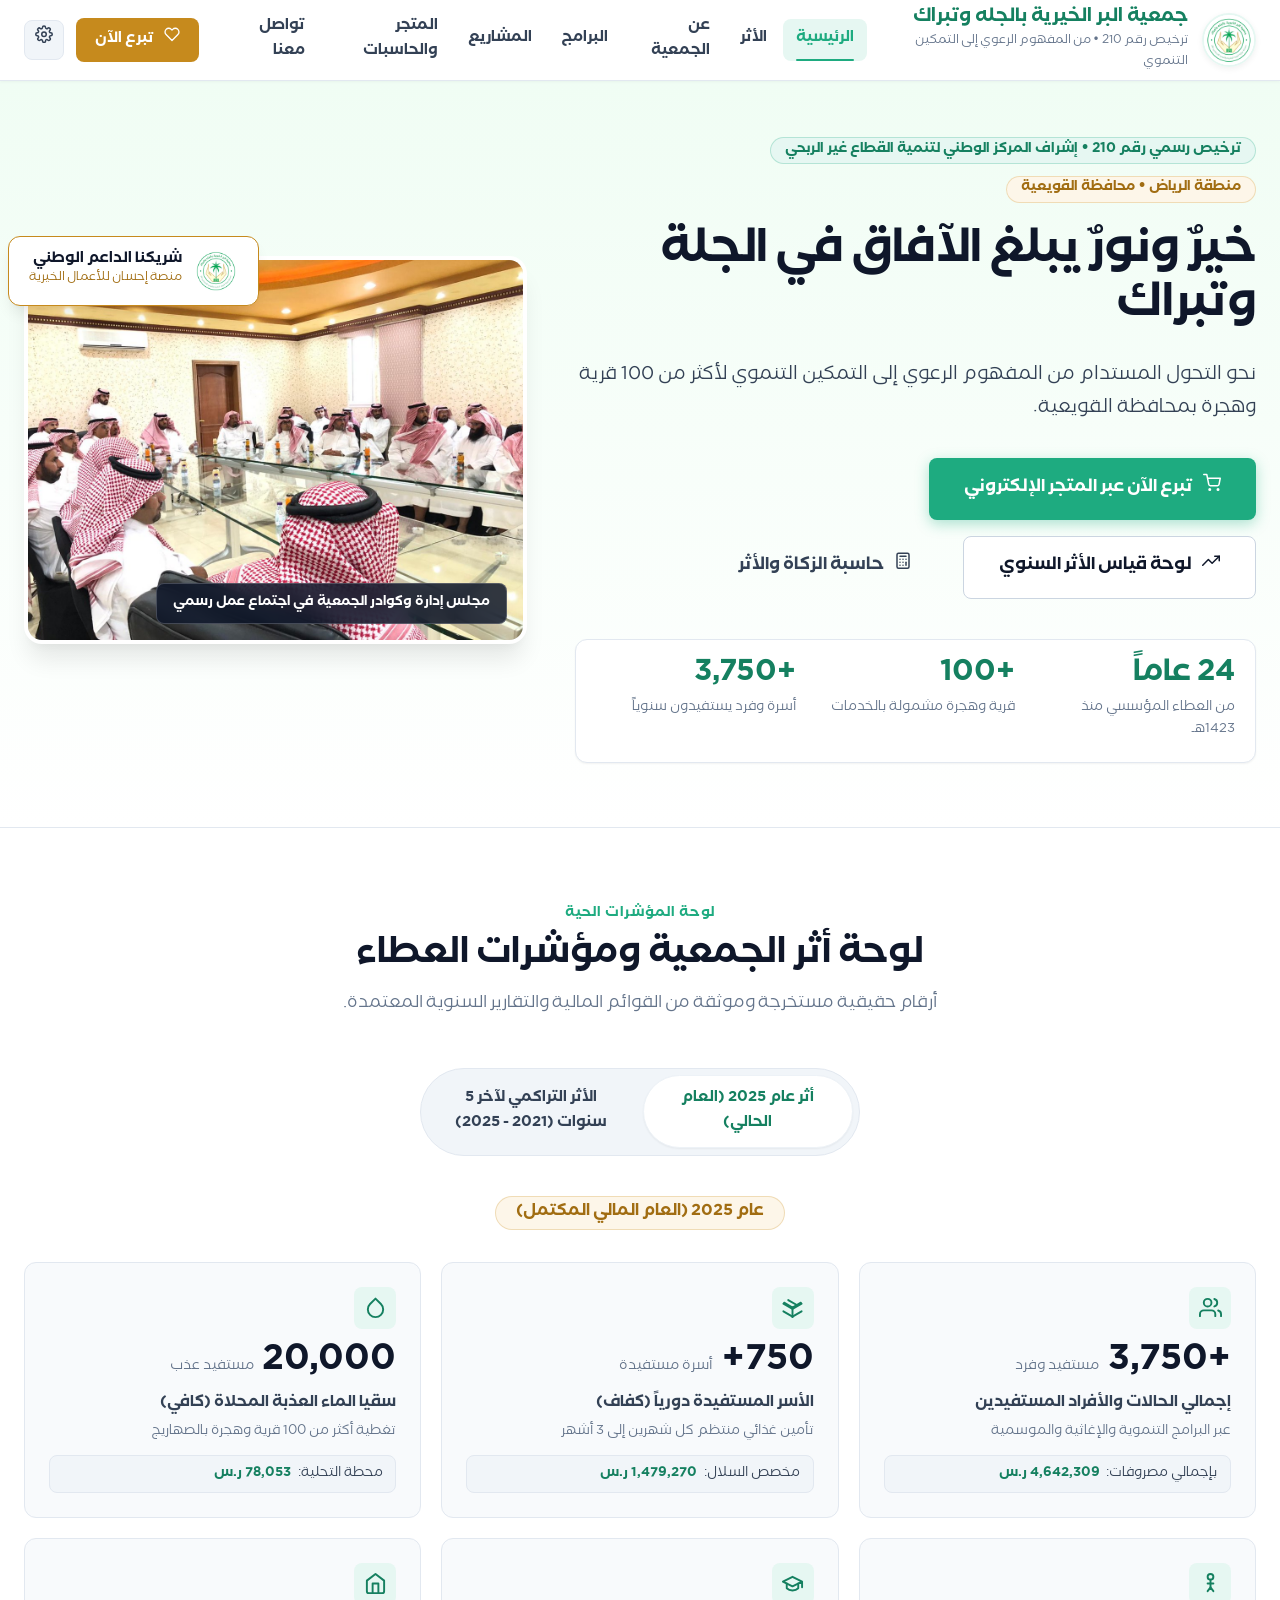
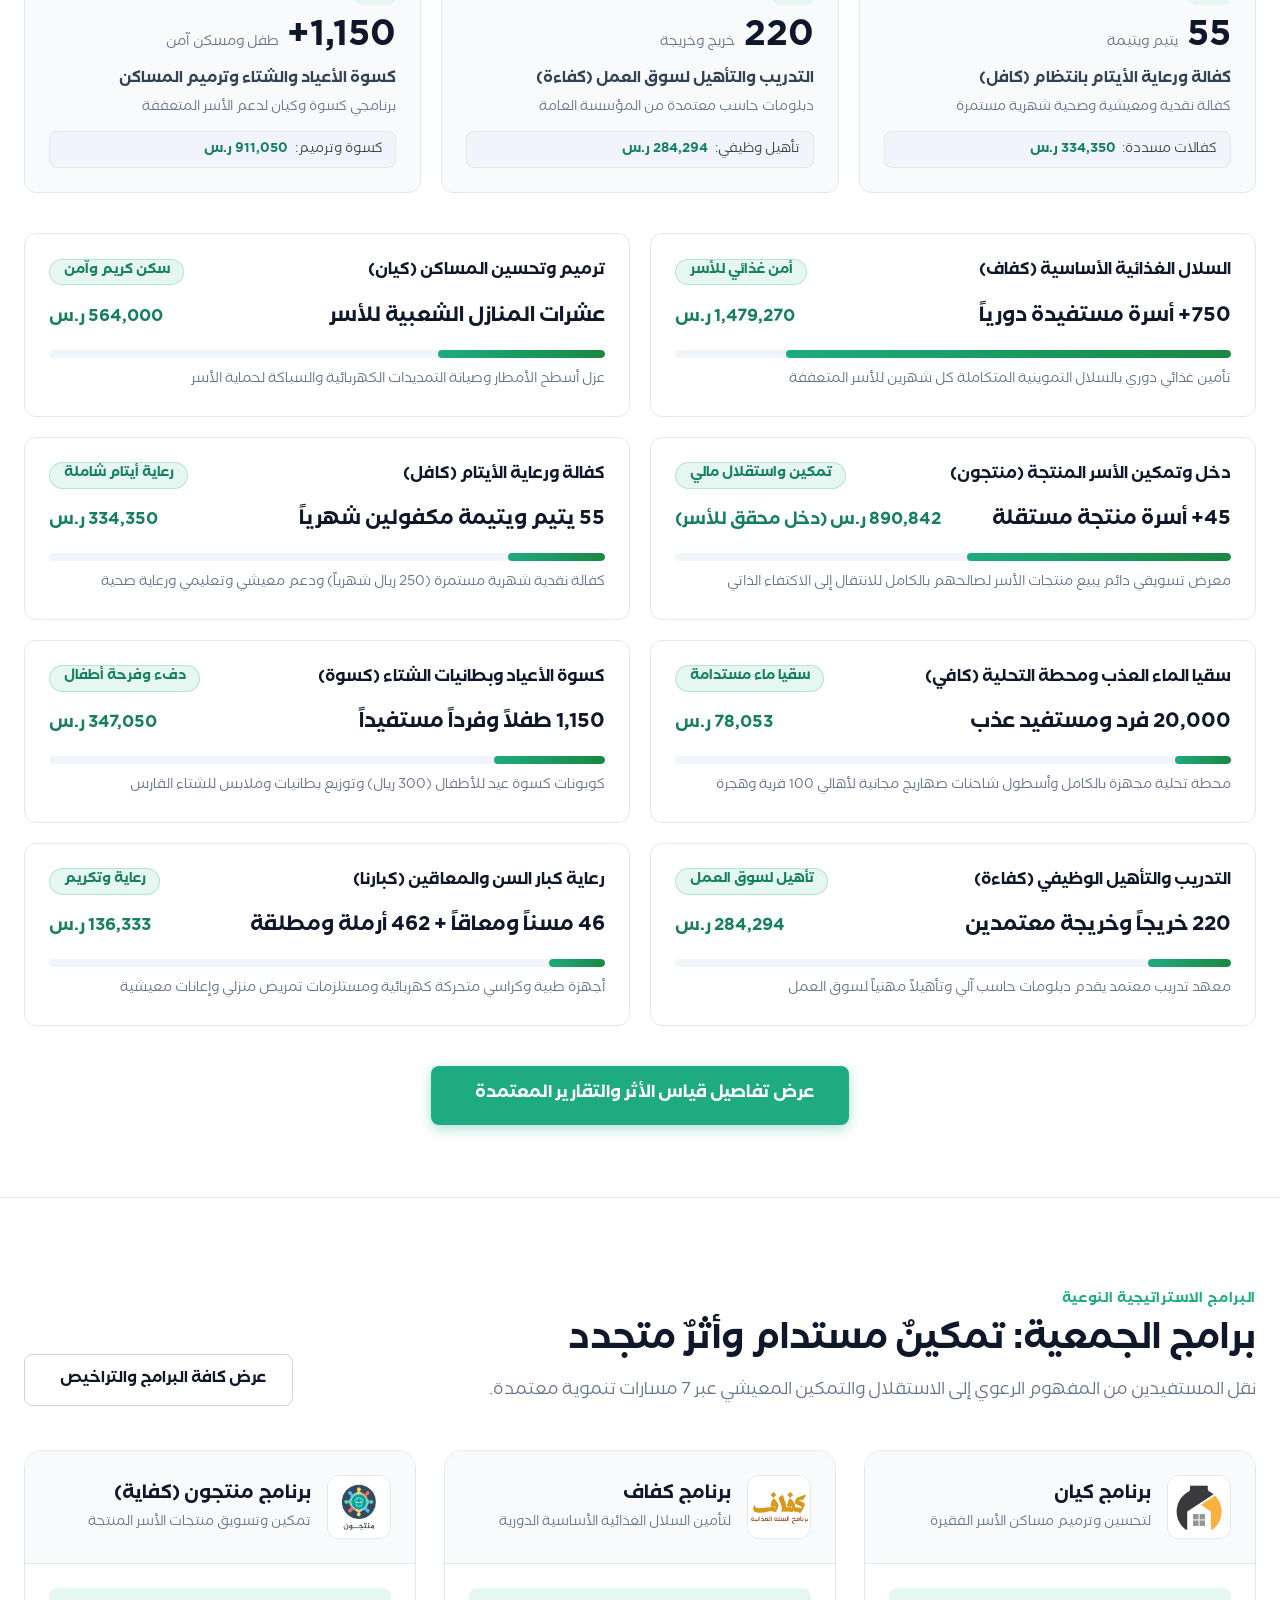
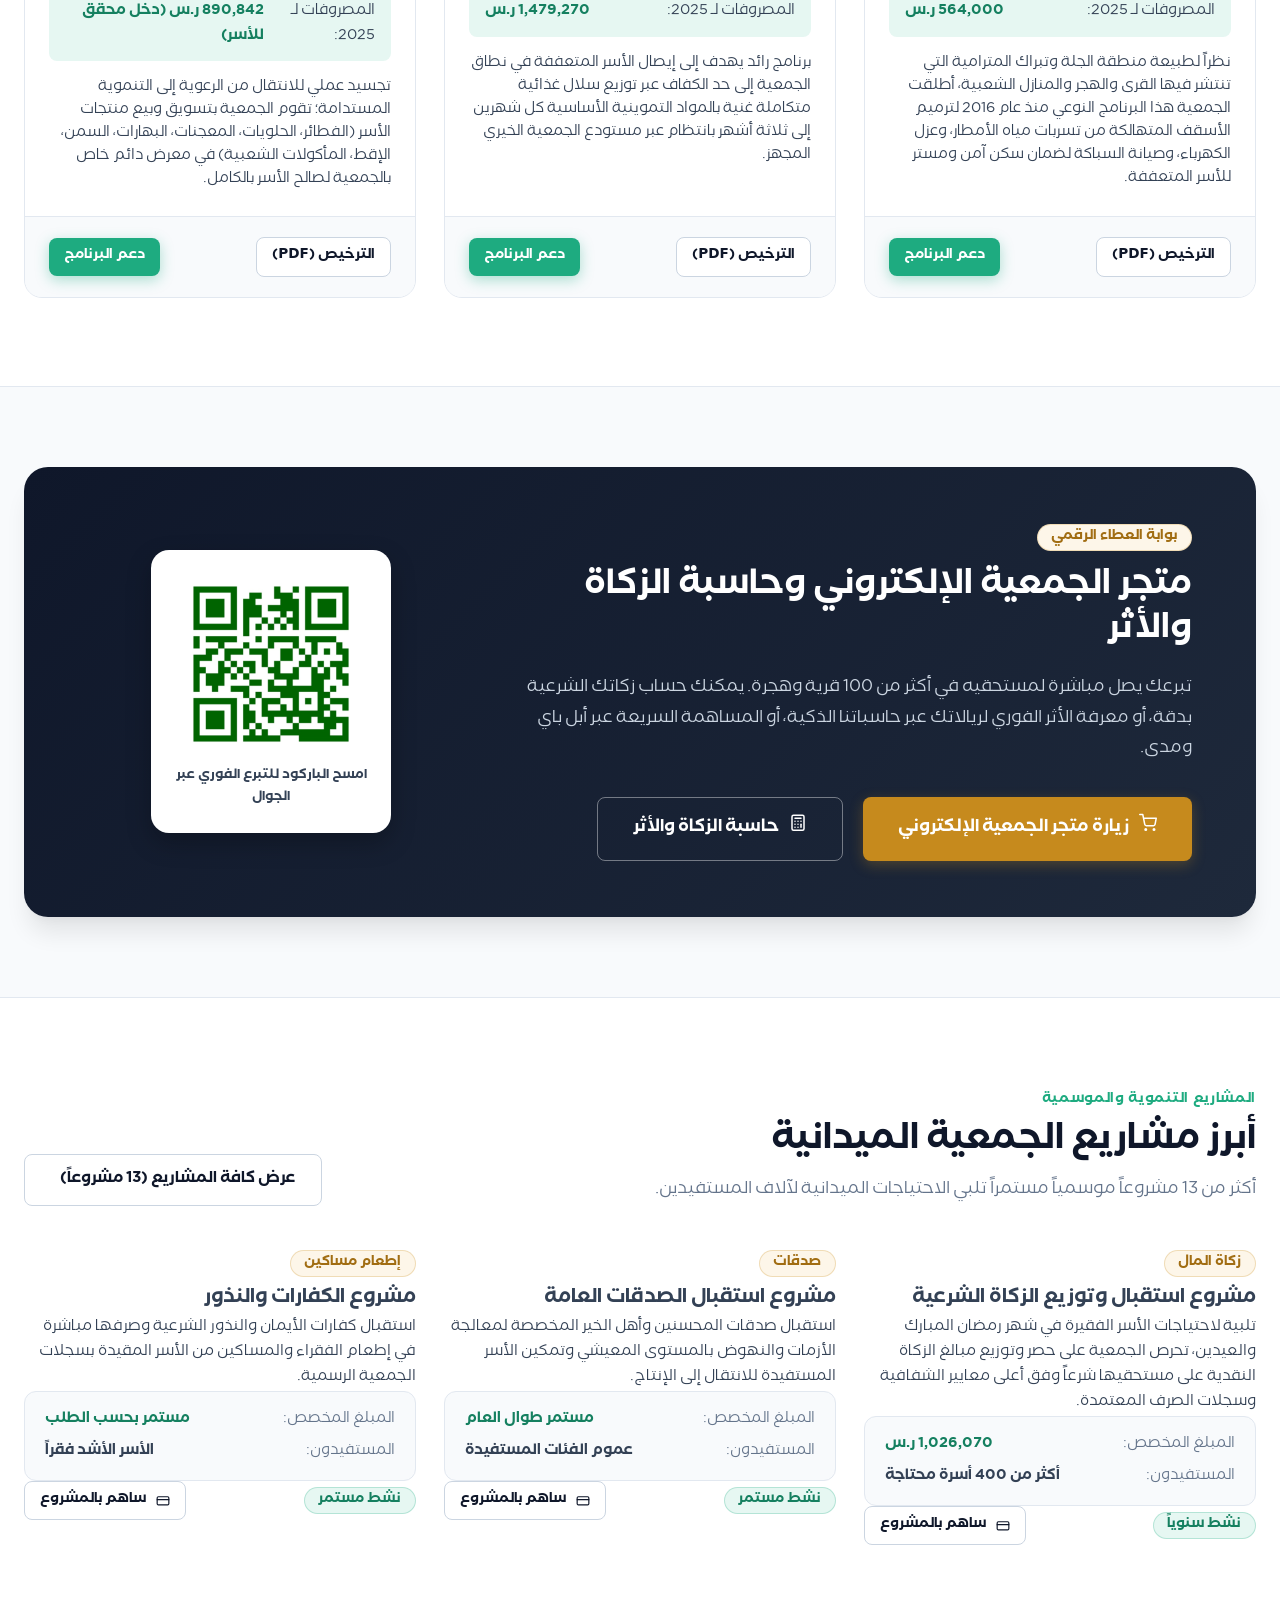
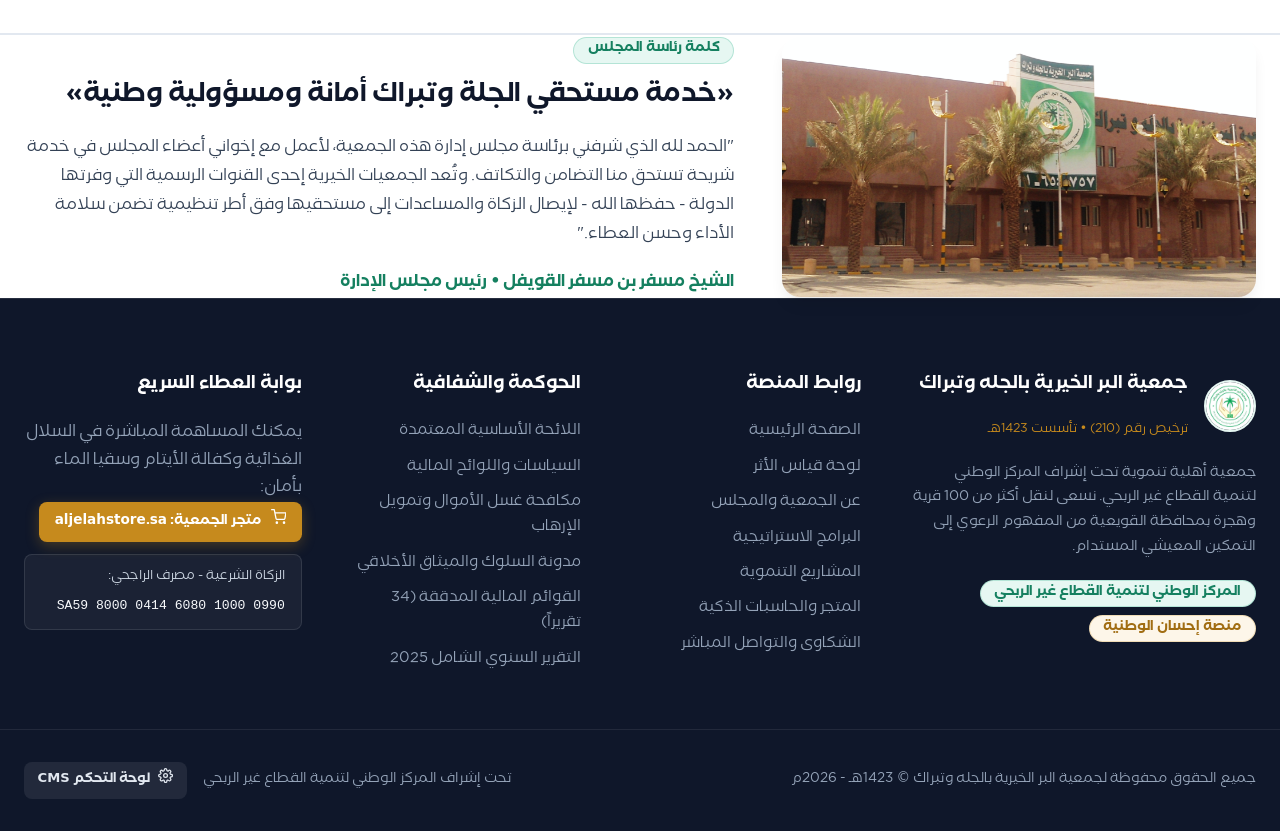
<file: index.html>
<!DOCTYPE html>
<html lang="ar" dir="rtl">
<head>
  <meta charset="UTF-8">
  <meta name="viewport" content="width=device-width, initial-scale=1.0">
  <meta http-equiv="X-UA-Compatible" content="ie=edge">
  <title>جمعية البر الخيرية بالجله وتبراك | ترخيص رقم 210</title>
  <meta name="description" content="البوابة الرسمية لجمعية البر الخيرية بالجله وتبراك - ترخيص رقم 210. من المفهوم الرعوي إلى التمكين التنموي لأكثر من 100 قرية وهجرة بمحافظة القويعية.">

  <!-- Favicon -->
  <link rel="icon" type="image/jpeg" href="assets/favicon-32x32.jpeg">
  <link rel="apple-touch-icon" href="assets/favicon-180x180.jpeg">

  <!-- Stylesheet -->
  <link rel="stylesheet" href="css/style.css">
</head>
<body>

  <!-- Accessibility Skip Link -->
  <a href="#main-content" class="skip-link">تخطي إلى المحتوى الرئيسي</a>

  <!-- Main Sticky Header -->
  <header class="site-header">
    <div class="container header-container">
      <a href="#home" class="brand-identity">
        <img src="assets/cropped-logo-emblem.jpeg" alt="شعار جمعية البر الخيرية بالجله وتبراك" class="brand-logo-img">
        <div class="brand-text-block">
          <span class="brand-title-ar">جمعية البر الخيرية بالجله وتبراك</span>
          <span class="brand-meta-sub">ترخيص رقم 210 • من المفهوم الرعوي إلى التمكين التنموي</span>
        </div>
      </a>

      <!-- Desktop & Mobile Navigation -->
      <nav class="main-nav" aria-label="التنقل الرئيسي">
        <a href="#home" class="nav-link active">الرئيسية</a>
        <a href="#impact" class="nav-link">الأثر</a>
        <a href="#about" class="nav-link">عن الجمعية</a>
        <a href="#programs" class="nav-link">البرامج</a>
        <a href="#projects" class="nav-link">المشاريع</a>
        <a href="#store" class="nav-link">المتجر والحاسبات</a>
        <a href="#contact" class="nav-link">تواصل معنا</a>
      </nav>

      <div class="header-actions">
        <a href="https://aljelahstore.sa" target="_blank" rel="noopener noreferrer" class="btn btn-store-nav">
          <span id="nav-btn-icon"></span>
          <span>تبرع الآن</span>
        </a>
        <a href="admin.html" class="header-admin-quick-btn" title="لوحة التحكم">
          <span id="nav-admin-icon"></span>
        </a>
        <button id="mobile-menu-toggle-btn" class="mobile-menu-toggle" aria-label="فتح القائمة المتنقلة">
          <span id="mobile-menu-icon"></span>
        </button>
      </div>
    </div>
  </header>

  <!-- Mobile Navigation Backdrop Overlay -->
  <div id="mobile-nav-backdrop" class="mobile-nav-backdrop"></div>

  <!-- Main Dynamic SPA Content -->
  <main id="main-content">

    <!-- ======================================================================
         VIEW 1: الرئيسية (Home View)
         ====================================================================== -->
    <section id="view-home" class="view-section active">
      <!-- Hero Section with Authentic Cadres Collective Photo & Building -->
      <div class="hero-section">
        <div class="container hero-grid">
          <div class="hero-copy">
            <div class="hero-badge-row">
              <span id="hero-badge-tag" class="badge badge-primary">مسجلة بوزارة الموارد البشرية والمركز الوطني برقم 210</span>
              <span class="badge badge-gold">منطقة الرياض • محافظة القويعية</span>
            </div>
            <h1 id="hero-title-text" class="hero-title">
              خيرٌ ونورٌ يبلغ الآفاق في <span class="highlight">الجلة وتبراك</span>
            </h1>
            <p id="hero-subtitle-text" class="hero-subtitle">
              تسعى الجمعية إلى دعم الفقراء وتمكين الأسر المحتاجة للوصول إلى الخدمات الأساسية، ومعالجة الأسباب الجذرية للفقر وسوء المعيشة من خلال برامج تنموية مدروسة لنقل المجتمع المحيط من المفهوم الرعوي إلى المفهوم التنموي المستدام.
            </p>
            <div class="hero-ctas">
              <a href="https://aljelahstore.sa" target="_blank" rel="noopener noreferrer" class="btn btn-primary btn-lg">
                <span class="hero-cta-cart-icon"></span>
                <span>تبرع الآن عبر المتجر الإلكتروني</span>
              </a>
              <div class="hero-ctas-subgroup">
                <a href="#impact" class="btn btn-outline btn-lg">
                  <span class="hero-cta-impact-icon"></span>
                  <span>لوحة قياس الأثر السنوي</span>
                </a>
                <a href="#store" class="btn btn-ghost btn-lg">
                  <span class="hero-cta-calc-icon"></span>
                  <span>حاسبة الزكاة والأثر</span>
                </a>
              </div>
            </div>

            <!-- Stats Mini Banner -->
            <div class="hero-stats-banner">
              <div class="hero-stat-card">
                <span id="hero-stat-years-val" class="hero-stat-number">24 عاماً</span>
                <span class="hero-stat-label">من العطاء المؤسسي منذ 1423هـ</span>
              </div>
              <div class="hero-stat-card">
                <span id="hero-stat-villages-val" class="hero-stat-number">+100</span>
                <span class="hero-stat-label">قرية وهجرة مشمولة بالخدمات</span>
              </div>
              <div class="hero-stat-card">
                <span id="hero-stat-beneficiaries-val" class="hero-stat-number">+3,750</span>
                <span class="hero-stat-label">أسرة وفرد يستفيدون سنوياً</span>
              </div>
            </div>
          </div>

          <!-- Hero Real Collective Photo Asset -->
          <div class="hero-visual-card">
            <div class="hero-float-badge">
              <img src="assets/cropped-logo-emblem.jpeg" alt="شعار الجمعية" class="icon-emblem">
              <div class="hero-float-text">
                <h4>شريكنا الداعم الوطني</h4>
                <p>منصة إحسان للأعمال الخيرية</p>
              </div>
            </div>
            <div class="hero-main-photo-frame">
              <img id="hero-team-img" src="assets/Dp9qjadXQAEfX3C.jpg" alt="مجلس إدارة وكوادر جمعية البر الخيرية بالجله وتبراك" class="hero-cadre-photo">
              <div class="hero-photo-tag">مجلس إدارة وكوادر الجمعية في اجتماع عمل رسمي</div>
            </div>
          </div>
        </div>
      </div>

      <!-- Impact Dashboard Section (Toggleable: Current Year vs 5 Years) -->
      <div class="impact-dashboard-section">
        <div class="container">
          <div class="section-head">
            <span class="section-eyebrow">لوحة المؤشرات الحية</span>
            <h2 class="section-title">لوحة أثر الجمعية ومؤشرات العطاء</h2>
            <p class="section-desc">أرقام حقيقية مستخرجة وموثقة من القوائم المالية والتقارير السنوية المعتمدة.</p>
          </div>

          <!-- Dashboard Switcher Toggle -->
          <div class="dashboard-toggle-bar">
            <button id="btn-impact-current" class="dashboard-toggle-btn active">أثر عام 2025 (العام الحالي)</button>
            <button id="btn-impact-five" class="dashboard-toggle-btn">الأثر التراكمي لآخر 5 سنوات (2021 - 2025)</button>
          </div>

          <div style="text-align: center; margin-bottom: 2rem;">
            <span id="impact-period-label" class="badge badge-gold" style="font-size: 1rem; padding: 0.5rem 1.25rem;">
              عام 2025 (العام المالي المكتمل)
            </span>
          </div>

          <!-- Key 6 Primary Balanced Dual Impact Cards -->
          <div class="dashboard-key-kpis">
            <!-- Card 1: Total Cases & Beneficiaries -->
            <div class="kpi-metric-card">
              <div class="kpi-icon-pill" id="home-kpi-icon-cases"></div>
              <div>
                <span id="kpi-beneficiaries-val" class="kpi-value-huge">+3,750</span>
                <span class="kpi-unit">مستفيد وفرد</span>
              </div>
              <div class="kpi-title">إجمالي الحالات والأفراد المستفيدين</div>
              <div class="kpi-subtext">عبر البرامج التنموية والإغاثية والموسمية</div>
              <div class="kpi-card-financial-tag">
                <span>بإجمالي مصروفات:</span>
                <strong id="kpi-disbursed-val">4,642,309 ر.س</strong>
              </div>
            </div>

            <!-- Card 2: Periodic Families (Kafaf) -->
            <div class="kpi-metric-card">
              <div class="kpi-icon-pill" id="home-kpi-icon-families"></div>
              <div>
                <span id="kpi-families-val" class="kpi-value-huge">750+</span>
                <span class="kpi-unit">أسرة مستفيدة</span>
              </div>
              <div class="kpi-title">الأسر المستفيدة دورياً (كفاف)</div>
              <div class="kpi-subtext">تأمين غذائي منتظم كل شهرين إلى 3 أشهر</div>
              <div class="kpi-card-financial-tag">
                <span>مخصص السلال:</span>
                <strong id="kpi-families-tag">1,479,270 ر.س</strong>
              </div>
            </div>

            <!-- Card 3: Water Beneficiaries (Kafi) -->
            <div class="kpi-metric-card">
              <div class="kpi-icon-pill" id="home-kpi-icon-water"></div>
              <div>
                <span id="kpi-water-val" class="kpi-value-huge">20,000</span>
                <span class="kpi-unit">مستفيد عذب</span>
              </div>
              <div class="kpi-title">سقيا الماء العذبة المحلاة (كافي)</div>
              <div class="kpi-subtext">تغطية أكثر من 100 قرية وهجرة بالصهاريج</div>
              <div class="kpi-card-financial-tag">
                <span>محطة التحلية:</span>
                <strong id="kpi-water-tag">78,053 ر.س</strong>
              </div>
            </div>

            <!-- Card 4: Orphans Sponsorship (Kafel) -->
            <div class="kpi-metric-card">
              <div class="kpi-icon-pill" id="home-kpi-icon-orphans"></div>
              <div>
                <span id="kpi-orphans-val" class="kpi-value-huge">55</span>
                <span class="kpi-unit">يتيم ويتيمة</span>
              </div>
              <div class="kpi-title">كفالة ورعاية الأيتام بانتظام (كافل)</div>
              <div class="kpi-subtext">كفالة نقدية ومعيشية وصحية شهرية مستمرة</div>
              <div class="kpi-card-financial-tag">
                <span>كفالات مسددة:</span>
                <strong id="kpi-orphans-tag">334,350 ر.س</strong>
              </div>
            </div>

            <!-- Card 5: Vocational & Computer Training (Kafaa) -->
            <div class="kpi-metric-card">
              <div class="kpi-icon-pill" id="home-kpi-icon-training"></div>
              <div>
                <span id="kpi-training-val" class="kpi-value-huge">220</span>
                <span class="kpi-unit">خريج وخريجة</span>
              </div>
              <div class="kpi-title">التدريب والتأهيل لسوق العمل (كفاءة)</div>
              <div class="kpi-subtext">دبلومات حاسب معتمدة من المؤسسة العامة</div>
              <div class="kpi-card-financial-tag">
                <span>تأهيل وظيفي:</span>
                <strong id="kpi-training-tag">284,294 ر.س</strong>
              </div>
            </div>

            <!-- Card 6: Clothing & Housing (Keswa & Keyan) -->
            <div class="kpi-metric-card">
              <div class="kpi-icon-pill" id="home-kpi-icon-housing"></div>
              <div>
                <span id="kpi-housing-val" class="kpi-value-huge">1,150+</span>
                <span class="kpi-unit">طفل ومسكن آمن</span>
              </div>
              <div class="kpi-title">كسوة الأعياد والشتاء وترميم المساكن</div>
              <div class="kpi-subtext">برنامجي كسوة وكيان لدعم الأسر المتعففة</div>
              <div class="kpi-card-financial-tag">
                <span>كسوة وترميم:</span>
                <strong id="kpi-housing-tag">911,050 ر.س</strong>
              </div>
            </div>
          </div>

          <!-- Sector Breakdown Progress Grid -->
          <div id="impact-breakdown-container" class="dashboard-breakdown-grid">
            <!-- Dynamically populated from data.js -->
          </div>

          <div style="text-align: center; margin-top: 2.5rem;">
            <a href="#impact" class="btn btn-primary btn-lg">
              <span>عرض تفاصيل قياس الأثر والتقارير المعتمدة</span>
              <span class="nav-icon" data-icon="arrow-left"></span>
            </a>
          </div>
        </div>
      </div>

      <!-- Featured Strategic Programs Section -->
      <div class="featured-programs-section">
        <div class="container">
          <div class="section-head-split">
            <div>
              <span class="section-eyebrow">البرامج الاستراتيجية النوعية</span>
              <h2 class="section-title">برامج الجمعية: تمكينٌ مستدام وأثرٌ متجدد</h2>
              <p class="section-desc">نقل المستفيدين من المفهوم الرعوي إلى الاستقلال والتمكين المعيشي عبر 7 مسارات تنموية معتمدة.</p>
            </div>
            <a href="#programs" class="btn btn-outline">
              <span>عرض كافة البرامج والتراخيص</span>
              <span class="nav-icon" data-icon="arrow-left"></span>
            </a>
          </div>

          <!-- Mobile Swipe Indicator & Controls -->
          <div class="mobile-swipe-indicator-bar">
            <div class="mobile-swipe-hint">
              <span class="swipe-hand-icon">
                <svg width="15" height="15" viewBox="0 0 24 24" fill="none" stroke="currentColor" stroke-width="2" stroke-linecap="round" stroke-linejoin="round"><path d="M18 8L22 12L18 16"/><path d="M6 8L2 12L6 16"/><line x1="2" y1="12" x2="22" y2="12"/></svg>
              </span>
              <span>اسحب للتنقل أو اضغط الأسهم</span>
            </div>
            <div class="mobile-carousel-controls">
              <button type="button" class="carousel-arrow-btn" id="programs-prev-btn" aria-label="السابق" title="السابق">
                <svg width="13" height="13" viewBox="0 0 24 24" fill="none" stroke="currentColor" stroke-width="2.5" stroke-linecap="round" stroke-linejoin="round"><polyline points="9 18 15 12 9 6"/></svg>
              </button>
              <div class="mobile-carousel-dots" id="programs-carousel-dots">
                <button type="button" class="carousel-dot active" data-index="0" aria-label="البرنامج 1" title="البرنامج 1"></button>
                <button type="button" class="carousel-dot" data-index="1" aria-label="البرنامج 2" title="البرنامج 2"></button>
                <button type="button" class="carousel-dot" data-index="2" aria-label="البرنامج 3" title="البرنامج 3"></button>
              </div>
              <button type="button" class="carousel-arrow-btn" id="programs-next-btn" aria-label="التالي" title="التالي">
                <svg width="13" height="13" viewBox="0 0 24 24" fill="none" stroke="currentColor" stroke-width="2.5" stroke-linecap="round" stroke-linejoin="round"><polyline points="15 18 9 12 15 6"/></svg>
              </button>
            </div>
          </div>

          <div id="home-programs-highlights" class="programs-grid-clean">
            <!-- Dynamically populated from data.js -->
          </div>
        </div>
      </div>

      <!-- Dedicated Store Callout Section (مساحة مخصصة وأنيقة لمتجر الجمعية والحاسبات) -->
      <div class="home-store-callout-section">
        <div class="container">
          <div class="store-callout-card">
            <div class="store-callout-content">
              <span class="badge badge-gold">بوابة العطاء الرقمي</span>
              <h3 class="store-callout-title">متجر الجمعية الإلكتروني وحاسبة الزكاة والأثر</h3>
              <p class="store-callout-desc">
                تبرعك يصل مباشرة لمستحقيه في أكثر من 100 قرية وهجرة. يمكنك حساب زكاتك الشرعية بدقة، أو معرفة الأثر الفوري لريالاتك عبر حاسباتنا الذكية، أو المساهمة السريعة عبر أبل باي ومدى.
              </p>
              <div class="store-callout-actions">
                <a href="https://aljelahstore.sa" target="_blank" rel="noopener noreferrer" class="btn btn-secondary btn-lg">
                  <span id="callout-cart-icon"></span>
                  <span>زيارة متجر الجمعية الإلكتروني</span>
                </a>
                <a href="#store" class="btn btn-outline btn-lg store-callout-calc-btn">
                  <span id="callout-calc-icon"></span>
                  <span>حاسبة الزكاة والأثر</span>
                </a>
              </div>
            </div>

            <div class="store-callout-qr">
              <div class="qr-preview-box">
                <img src="assets/barcode-store-300x300.png" alt="باركود متجر جمعية البر بالجله وتبراك" class="qr-preview-img">
                <span class="qr-label">امسح الباركود للتبرع الفوري عبر الجوال</span>
              </div>
            </div>
          </div>
        </div>
      </div>

      <!-- Featured Projects Section (Full Width Balanced Grid) -->
      <div class="featured-projects-section">
        <div class="container">
          <div class="section-head-split">
            <div>
              <span class="section-eyebrow">المشاريع التنموية والموسمية</span>
              <h2 class="section-title">أبرز مشاريع الجمعية الميدانية</h2>
              <p class="section-desc">أكثر من 13 مشروعاً موسمياً مستمراً تلبي الاحتياجات الميدانية لآلاف المستفيدين.</p>
            </div>
            <a href="#projects" class="btn btn-outline">
              <span>عرض كافة المشاريع (13 مشروعاً)</span>
              <span class="nav-icon" data-icon="arrow-left"></span>
            </a>
          </div>

          <!-- Mobile Swipe Indicator & Controls -->
          <div class="mobile-swipe-indicator-bar">
            <div class="mobile-swipe-hint">
              <span class="swipe-hand-icon">
                <svg width="15" height="15" viewBox="0 0 24 24" fill="none" stroke="currentColor" stroke-width="2" stroke-linecap="round" stroke-linejoin="round"><path d="M18 8L22 12L18 16"/><path d="M6 8L2 12L6 16"/><line x1="2" y1="12" x2="22" y2="12"/></svg>
              </span>
              <span>اسحب للتنقل أو اضغط الأسهم</span>
            </div>
            <div class="mobile-carousel-controls">
              <button type="button" class="carousel-arrow-btn" id="projects-prev-btn" aria-label="السابق" title="السابق">
                <svg width="13" height="13" viewBox="0 0 24 24" fill="none" stroke="currentColor" stroke-width="2.5" stroke-linecap="round" stroke-linejoin="round"><polyline points="9 18 15 12 9 6"/></svg>
              </button>
              <div class="mobile-carousel-dots" id="projects-carousel-dots">
                <button type="button" class="carousel-dot active" data-index="0" aria-label="المشروع 1" title="المشروع 1"></button>
                <button type="button" class="carousel-dot" data-index="1" aria-label="المشروع 2" title="المشروع 2"></button>
                <button type="button" class="carousel-dot" data-index="2" aria-label="المشروع 3" title="المشروع 3"></button>
              </div>
              <button type="button" class="carousel-arrow-btn" id="projects-next-btn" aria-label="التالي" title="التالي">
                <svg width="13" height="13" viewBox="0 0 24 24" fill="none" stroke="currentColor" stroke-width="2.5" stroke-linecap="round" stroke-linejoin="round"><polyline points="15 18 9 12 15 6"/></svg>
              </button>
            </div>
          </div>

          <div id="home-projects-highlights" class="projects-grid-clean">
            <!-- Dynamically populated from data.js -->
          </div>
        </div>
      </div>

      <!-- Leadership Statement Section -->
      <div class="leadership-section-wrapper" style="background: #FFFFFF; border-top: 1px solid var(--color-border);">
        <div class="container leadership-grid">
          <div>
            <img id="hero-bldg-img" src="assets/building-e1592208490220.png" alt="مقر جمعية البر الخيرية بالجله وتبراك" style="border-radius: var(--radius-lg); box-shadow: var(--shadow-lg); width: 100%; height: 260px; object-fit: cover;">
          </div>
          <div>
            <span class="badge badge-primary">كلمة رئاسة المجلس</span>
            <h3 style="font-size: 1.6rem; font-weight: 700; color: var(--color-text-title); margin: 0.75rem 0 1rem;">
              «خدمة مستحقي الجلة وتبراك أمانة ومسؤولية وطنية»
            </h3>
            <p style="font-size: 1rem; color: var(--color-text-body); line-height: 1.8; margin-bottom: 1.25rem;">
              "الحمد لله الذي شرفني برئاسة مجلس إدارة هذه الجمعية، لأعمل مع إخواني أعضاء المجلس في خدمة شريحة تستحق منا التضامن والتكاتف. وتُعد الجمعيات الخيرية إحدى القنوات الرسمية التي وفرتها الدولة - حفظها الله - لإيصال الزكاة والمساعدات إلى مستحقيها وفق أطر تنظيمية تضمن سلامة الأداء وحسن العطاء."
            </p>
            <div style="font-weight: 700; color: var(--color-primary-dark);">الشيخ مسفر بن مسفر القويفل • رئيس مجلس الإدارة</div>
          </div>
        </div>
      </div>
    </section>

    <!-- ======================================================================
         VIEW 2: صفحة الأثر (Impact & KPIs View)
         ====================================================================== -->
    <section id="view-impact" class="view-section">
      <div class="container" style="padding: 4rem 1.5rem;">
        <div class="section-head">
          <span class="section-eyebrow">مؤشرات الأثر والإنجاز الميداني</span>
          <h2 class="section-title">أثر الجمعية التنموي والإنساني بالأرقام المعتمدة</h2>
          <p class="section-desc">
            نظام رصد وتقييم أثر التدخلات الخيرية والتنموية في أكثر من 100 قرية وهجرة بمركز الجلة وتبراك.
          </p>
        </div>

        <!-- Geographic Reach Card -->
        <div style="background: #FFFFFF; border: 1px solid var(--color-border); border-radius: var(--radius-xl); padding: 2.5rem; margin-bottom: 3rem; box-shadow: var(--shadow-sm);">
          <div style="display: flex; justify-content: space-between; align-items: center; margin-bottom: 1.5rem; flex-wrap: wrap; gap: 1rem;">
            <div>
              <span class="badge badge-gold">التغطية الجغرافية</span>
              <h3 style="font-size: 1.5rem; font-weight: 700; color: var(--color-text-title); margin-top: 0.5rem;">
                نطاق خدمات يمتد لأكثر من 100 قرية وهجرة
              </h3>
            </div>
            <span class="badge badge-primary" style="font-size: 0.95rem; padding: 0.5rem 1rem;">من حدود المزاحمية حتى القويعية</span>
          </div>
          <div class="geo-villages-box">
            <p style="color: var(--color-text-body); font-size: 0.92rem; line-height: 1.8; margin-bottom: 0;">
              يمتد نطاق خدمات الجمعية بمركز الجلة وتبراك على طريق مكة السريع (مخرج 14) ليشمل القرى والهجر التالية: 
              <strong>الجلة، تبراك، حلاة الجلة، قنيفذاء، الشدادية، الزهوة، جفن، ضب، حضينان، القرارة، الخبراء، فهاق، البيان، اللغفية، الشلوي، مشرفة، الخنافر، الخالدية، الوسطى، النباه، أم طليح، الروضة، السلمانية، السالمية، المانعية، الرفيعة، المرانية، آل راجح، العلياء، النطعان، الجديدة، آل حارث، العنادية، الزهرة، الصيهد، العماج، عشق بن شفلوت، المشاعلة، ذيب بن شفلوت، الأبرقية، الظافرية، عفرية، الخفق الجنوبي، الخلايق، الحوطة، النخيل، الشذوانية، لؤلؤة الجلة، الزبيرة، المعمورة، الضياغم، آل ظبية، نجد، الريان، الحمضة، البينة، ظلماء، البرحية، الحراضة، آل عفيص، سلطانة، بن نومة، الكمر، اللغف، مصيقرة، الكلا، آل مانعة، وغيرها من الهجر.</strong>
            </p>
          </div>
        </div>

        <!-- KPI Breakdown by Strategic Goals (Human Scale First) -->
        <div class="impact-strategic-grid">
          <div class="bento-cell">
            <span class="badge badge-primary">الأمن الغذائي للأسر</span>
            <div style="font-size: 2.2rem; font-weight: 700; color: var(--color-primary-dark); margin: 0.75rem 0;">750+ أسرة مكفولة</div>
            <h4 style="font-weight: 700; font-size: 1.05rem;">سلال كفاف بمخصص: 1,479,270 ر.س</h4>
            <p class="bento-desc">توزيع سلال تموينية متكاملة كل شهرين إلى ثلاثة أشهر لضمان أمن واستقرار الأسر المتعففة في أكثر من 100 قرية.</p>
          </div>

          <div class="bento-cell">
            <span class="badge badge-gold">السكن الكريم وتأهيل المنازل</span>
            <div style="font-size: 2.2rem; font-weight: 700; color: var(--color-secondary-dark); margin: 0.75rem 0;">عشرات المنازل الشعبية</div>
            <h4 style="font-weight: 700; font-size: 1.05rem;">صيانة وترميم الأسقف بمبلغ: 564,000 ر.س</h4>
            <p class="bento-desc">إصلاح أسطح وعوازل الأمطار وصيانة التمديدات الكهربائية والسباكة للمنازل لحمايتهم من أخطار السيول والطقس.</p>
          </div>

          <div class="bento-cell">
            <span class="badge badge-indigo">التمكين والإنتاج الذاتي</span>
            <div style="font-size: 2.2rem; font-weight: 700; color: var(--color-indigo); margin: 0.75rem 0;">45+ أسرة منتجة مستقلة</div>
            <h4 style="font-weight: 700; font-size: 1.05rem;">دخل محقق للأسر بلغ: 890,842 ر.س</h4>
            <p class="bento-desc">تسويق وبيع منتجات الأسر في معرض الجمعية الدائم، مما نقلهم من تلقي المساعدات إلى الاستقلال المالي والإنتاج.</p>
          </div>
        </div>

        <!-- Additional KPI Cards (Cases & Beneficiaries Prominent) -->
        <div class="impact-metrics-quad-grid">
          <div class="kpi-metric-card">
            <span class="kpi-value-huge">55</span>
            <span class="kpi-unit">يتيم ويتيمة</span>
            <div class="kpi-title">كفالة ورعاية الأيتام بانتظام</div>
            <div class="kpi-subtext">كفالة نقدية شهرية بمخصص: <strong>334,350 ريال</strong></div>
          </div>
          <div class="kpi-metric-card">
            <span class="kpi-value-huge">1,150</span>
            <span class="kpi-unit">طفل ومستفيد</span>
            <div class="kpi-title">كسوة الأعياد وبطانيات الشتاء</div>
            <div class="kpi-subtext">كسوة للأطفال وبطانيات بمخصص: <strong>347,050 ريال</strong></div>
          </div>
          <div class="kpi-metric-card">
            <span class="kpi-value-huge">220</span>
            <span class="kpi-unit">خريج وخريجة</span>
            <div class="kpi-title">التدريب والتأهيل لسوق العمل</div>
            <div class="kpi-subtext">دبلومات حاسب معتمدة بمصروفات: <strong>284,294 ريال</strong></div>
          </div>
          <div class="kpi-metric-card">
            <span class="kpi-value-huge">46+</span>
            <span class="kpi-unit">مسناً ومعاقاً وأرملة</span>
            <div class="kpi-title">رعاية كبار السن والمعاقين</div>
            <div class="kpi-subtext">أجهزة ومستلزمات طبية بمبلغ: <strong>136,333 ريال</strong></div>
          </div>
        </div>
      </div>
    </section>

    <!-- ======================================================================
         VIEW 3: عن الجمعية (About Us View)
         ====================================================================== -->
    <section id="view-about" class="view-section">
      <div class="container" style="padding: 4rem 1.5rem;">
        <div class="section-head">
          <span class="section-eyebrow">منظومة الحوكمة والشفافية</span>
          <h2 class="section-title">عن جمعية البر الخيرية بالجله وتبراك</h2>
          <p class="section-desc">
            تأسست بقرار معالي وزير الشؤون الاجتماعية رقم 210 وتاريخ 1423/12/06هـ تحت إشراف المركز الوطني لتنمية القطاع غير الربحي.
          </p>
        </div>

        <!-- Subnav Filter Tabs -->
        <div class="about-subnav-bar">
          <button class="about-subnav-btn active" data-about-tab="overview">نظرة عامة والنشأة</button>
          <button class="about-subnav-btn" data-about-tab="board">مجلس الإدارة</button>
          <button class="about-subnav-btn" data-about-tab="assembly">الجمعية العمومية</button>
          <button class="about-subnav-btn" data-about-tab="committees">اللجان العاملة</button>
          <button class="about-subnav-btn" data-about-tab="governance">اللوائح والسياسات</button>
          <button class="about-subnav-btn" data-about-tab="reports">التقارير السنوية</button>
          <button class="about-subnav-btn" data-about-tab="financial">التقارير المالية والميزانيات</button>
        </div>

        <!-- Tab 1: Overview -->
        <div id="about-panel-overview" class="about-tab-content">
          <div style="background: #FFFFFF; border: 1px solid var(--color-border); border-radius: var(--radius-xl); padding: 2.5rem; margin-bottom: 2rem;">
            <h3 style="font-size: 1.5rem; font-weight: 700; color: var(--color-text-title); margin-bottom: 1rem;">
              رسالتنا ومسؤوليتنا الاجتماعية
            </h3>
            <p style="font-size: 1.05rem; line-height: 1.9; color: var(--color-text-body); margin-bottom: 1.5rem;">
              تأسست الجمعية طبقاً لأحكام لائحة الجمعيات والمؤسسات الخيرية بقرار من معالي وزير الشؤون الاجتماعية رقم 210 في السادس من شهر ذي الحجة لعام 1423هـ لتنطلق في مسؤولياتها تجاه العمل الاجتماعي في نطاق عملها بمركز الجلة وتبراك ومحافظة القويعية.
            </p>
            <p style="font-size: 1.05rem; line-height: 1.9; color: var(--color-text-body);">
              تسعى الجمعية إلى دعم الفقراء وتمكين الأسر المحتاجة للوصول إلى الخدمات الأساسية، ومعالجة الأسباب الجذرية للفقر وسوء المعيشة من خلال برامج تنموية مدروسة لنقل المجتمع المحيط من المفهوم الرعوي إلى المفهوم التنموي الذي يحقق لهم عيشة كريمة مناسبة ومستقرة.
            </p>
          </div>
        </div>

        <!-- Tab 2: Board Members -->
        <div id="about-panel-board" class="about-tab-content" style="display: none;">
          <div style="margin-bottom: 1.5rem; display: flex; justify-content: space-between; align-items: center; flex-wrap: wrap; gap: 1rem;">
            <div>
              <h3 style="font-size: 1.4rem; font-weight: 700;">أعضاء مجلس الإدارة للدورة الحالية</h3>
              <p style="color: var(--color-text-muted); font-size: 0.9rem;">معتمد بقرار ومحضر الجمعية العمومية</p>
            </div>
            <div style="display: flex; gap: 0.5rem; flex-wrap: wrap;">
              <a href="https://aljelah.com/wp-content/uploads/2026/05/20230خطاب-إعتماد-المجلس.pdf" target="_blank" rel="noopener noreferrer" class="btn btn-outline btn-sm">
                <span>خطاب اعتماد المجلس (PDF)</span>
              </a>
              <a href="https://aljelah.com/wp-content/uploads/2026/05/محضر-الحمعية-العمومية-العادية-للعام-2026م.pdf" target="_blank" rel="noopener noreferrer" class="btn btn-outline btn-sm">
                <span>محضر الجمعية العمومية للترشيح (PDF)</span>
              </a>
            </div>
          </div>
          <div id="about-board-container" class="board-grid">
            <!-- Dynamically populated from data.js -->
          </div>
        </div>

        <!-- Tab 3: General Assembly (40 Members) -->
        <div id="about-panel-assembly" class="about-tab-content" style="display: none;">
          <div style="background: #FFFFFF; border: 1px solid var(--color-border); border-radius: var(--radius-xl); padding: 2.5rem;">
            <div style="display: flex; justify-content: space-between; align-items: center; margin-bottom: 1.5rem; flex-wrap: wrap; gap: 1rem;">
              <div>
                <h3 style="font-size: 1.4rem; font-weight: 700;">أعضاء الجمعية العمومية (40 عضواً رسمياً)</h3>
                <p style="color: var(--color-text-muted); font-size: 0.9rem;">تتكون الجمعية العمومية لجمعية البر الخيرية بالجله وتبراك من الأعضاء التاليين المسجلين:</p>
              </div>
              <span class="badge badge-primary">سجل الأعضاء المعتمد</span>
            </div>
            <div id="about-assembly-container" class="assembly-tags-grid">
              <!-- Dynamically populated with 40 members -->
            </div>
          </div>
        </div>

        <!-- Tab 4: Working Committees -->
        <div id="about-panel-committees" class="about-tab-content" style="display: none;">
          <div id="about-committees-container">
            <!-- Dynamically populated from data.js -->
          </div>
        </div>

        <!-- Tab 5: Governance Policies & Bylaws (10 Chapters) -->
        <div id="about-panel-governance" class="about-tab-content" style="display: none;">
          <div style="margin-bottom: 1.5rem; display: flex; justify-content: space-between; align-items: center; flex-wrap: wrap; gap: 1rem;">
            <div>
              <span class="badge badge-gold">دليل الحوكمة واللوائح الأساسية</span>
              <h3 style="font-size: 1.4rem; font-weight: 700; margin-top: 0.5rem;">
                اللوائح والسياسات المعتمدة (طبقاً لنظام الجمعيات الأهلية)
              </h3>
              <p style="color: var(--color-text-muted); font-size: 0.95rem;">
                بناءً على محضر اجتماع مجلس الإدارة رقم (3) المتضمن اتخاذ الإجراءات اللازمة لحوكمة العمل، تتضمن الجمعية 10 لوائح وسياسات رئيسية:
              </p>
            </div>
            <button id="btn-open-gov-explorer" class="btn btn-primary" onclick="openGovernanceExplorerModal()">
              <span>فتح القائمة الشاملة لجميع اللوائح بأبوابها وبنودها</span>
            </button>
          </div>
          <div id="about-governance-container" class="governance-policy-list">
            <!-- Dynamically populated with 10 policy items -->
          </div>
        </div>

        <!-- Tab 6: Annual Reports -->
        <div id="about-panel-reports" class="about-tab-content" style="display: none;">
          <div class="annual-reports-grid">
            <div class="bento-cell">
              <span class="badge badge-primary">تقرير عام 2025</span>
              <h3 class="bento-title">التقرير السنوي الشامل 2025</h3>
              <p class="bento-desc">
                يحكي تقرير الجمعية السنوي الإنجازات التي حققتها الجمعية خلال العام المنصرم، وتفاصيل البرامج والمشاريع وحالتها وعدد المستفيدين (24 صفحة كاملة).
              </p>
              <div style="margin-top: 1.5rem;">
                <a href="https://aljelah.com/wp-content/uploads/2026/01/تقرير-الجمعية-الجديد.pdf" target="_blank" rel="noopener noreferrer" class="btn btn-primary btn-sm">
                  <span>تحميل التقرير (PDF)</span>
                </a>
              </div>
            </div>

            <div class="bento-cell">
              <span class="badge badge-gold">تقرير عام 2020</span>
              <h3 class="bento-title">التقرير السنوي 2020</h3>
              <p class="bento-desc">
                يوثق برامج الإغاثة والتدخلات الاجتماعية في مركز الجلة وتبراك خلال عام الجائحة، والمساعدات الطارئة (22 صفحة).
              </p>
              <div style="margin-top: 1.5rem;">
                <a href="https://aljelah.com/wp-content/uploads/2026/01/التقرير-السنوي-2020.pdf" target="_blank" rel="noopener noreferrer" class="btn btn-outline btn-sm">
                  <span>تحميل التقرير (PDF)</span>
                </a>
              </div>
            </div>

            <div class="bento-cell">
              <span class="badge badge-indigo">الوثيقة التشغيلية</span>
              <h3 class="bento-title">الخطة التشغيلية الاستراتيجية</h3>
              <p class="bento-desc">
                الخطة المعتمدة لمسارات العمل الاجتماعي، والمؤشرات الكمية والنوعية لبرامج كفاف وكيان وكفاءة.
              </p>
              <div style="margin-top: 1.5rem;">
                <a href="https://aljelah.com/wp-content/uploads/2022/06/الخطة-التشغيلية.pdf" target="_blank" rel="noopener noreferrer" class="btn btn-outline btn-sm">
                  <span>تحميل الخطة التشغيلية (PDF)</span>
                </a>
              </div>
            </div>
          </div>
        </div>

        <!-- Tab 7: Financial Disclosures Archive (34 Audited Disclosures) -->
        <div id="about-panel-financial" class="about-tab-content" style="display: none;">
          <div style="margin-bottom: 1.5rem; display: flex; justify-content: space-between; align-items: center; flex-wrap: wrap; gap: 1rem;">
            <div>
              <h3 style="font-size: 1.4rem; font-weight: 700;">سجل القوائم المالية والميزانيات المدققة</h3>
              <p style="color: var(--color-text-muted); font-size: 0.9rem;">إفصاح مالي شفاف يشمل الميزانيات السنوية والتقارير الربعية من 2019 إلى 2026</p>
            </div>
            <span class="badge badge-primary">34 مستنداً مالياً رسمياً</span>
          </div>
          <div class="financial-table-wrapper">
            <table class="financial-table">
              <thead>
                <tr>
                  <th>السنة المالية</th>
                  <th>الفترة</th>
                  <th>نوع التقرير</th>
                  <th>الحالة والاعتماد</th>
                  <th>روابط التحميل المباشر</th>
                </tr>
              </thead>
              <tbody id="about-financial-tbody">
                <!-- Dynamically populated from data.js -->
              </tbody>
            </table>
          </div>
        </div>
      </div>
    </section>

    <!-- ======================================================================
         VIEW 4: متجر الجمعية والحاسبات (Store, Calculators & Volunteering)
         ====================================================================== -->
    <section id="view-store" class="view-section">
      <!-- Store Modern Bright Hero Banner -->
      <div class="store-hero-banner-modern">
        <div class="container store-hero-grid-modern">
          <div class="store-hero-copy">
            <span class="badge badge-gold">بوابة التبرع الرسمية المعتمدة</span>
            <h2 class="store-modern-title">
              متجر جمعية البر بالجله وتبراك الإلكتروني
            </h2>
            <p class="store-modern-desc">
              مساهمتك المباشرة تصنع فارقاً حقيقياً وفورياً في دعم الأسر المتعففة، كفالة الأيتام، صيانة وترميم المنازل، وسقيا الماء لأكثر من 100 قرية وهجرة. التبرع متاح بضغطة زر واحدة عبر أبل باي ومدى والبطاقات الائتمانية.
            </p>
            <div class="store-modern-cta-row">
              <a href="https://aljelahstore.sa" target="_blank" rel="noopener noreferrer" class="btn btn-secondary btn-lg">
                <span id="store-hero-cart-icon"></span>
                <span>الدخول لمتجر الجمعية المعتمد (aljelahstore.sa)</span>
              </a>
              <a href="#store-calc-section" class="btn btn-outline btn-lg">
                <span id="store-hero-calc-icon"></span>
                <span>الانتقال للحاسبات الذكية</span>
              </a>
            </div>
          </div>

          <!-- Store QR Code Direct Box -->
          <div class="store-qr-card-modern">
            <img src="assets/barcode-store-300x300.png" alt="باركود متجر جمعية البر بالجله وتبراك" class="store-qr-img-modern">
            <strong style="font-size: 1.05rem; color: var(--color-text-title); margin-top: 0.75rem;">امسح الباركود للتبرع الفوري</strong>
            <span style="font-size: 0.82rem; color: var(--color-text-muted); margin-top: 0.25rem;">
              يوجه هاتفك مباشرة لمتجر الجمعية المعتمد
            </span>
          </div>
        </div>
      </div>

      <!-- Store Impact Metrics Strip -->
      <div class="store-impact-dashboard-box">
        <div class="container">
          <div class="section-head" style="margin-bottom: 2.5rem;">
            <span class="section-eyebrow">إحصائيات العطاء الرقمي</span>
            <h3 class="section-title">لوحة أثر المتجر الإلكتروني والبوابة الرقمية</h3>
            <p class="section-desc">مؤشرات فورية ترصد حركة العطاء الرقمي والمشاريع التنموية الممولة عبر متجر الجمعية.</p>
          </div>

          <div class="dashboard-key-kpis" style="margin-bottom: 2rem;">
            <div class="kpi-metric-card">
              <div class="kpi-icon-pill" id="store-kpi-icon-card"></div>
              <div>
                <span id="store-kpi-total-val" class="kpi-value-huge">1,842,500</span>
                <span class="kpi-unit">ريال</span>
              </div>
              <div class="kpi-title">إجمالي التبرعات عبر المتجر</div>
              <div class="kpi-subtext">تمويل مباشر لمشاريع وسلال الجمعية</div>
            </div>

            <div class="kpi-metric-card">
              <div class="kpi-icon-pill" id="store-kpi-icon-repeat"></div>
              <div>
                <span id="store-kpi-orders-val" class="kpi-value-huge">14,320</span>
                <span class="kpi-unit">عملية</span>
              </div>
              <div class="kpi-title">عمليات تبرع إلكترونية مكتملة</div>
              <div class="kpi-subtext">عبر مدى وأبل باي والبطاقات</div>
            </div>

            <div class="kpi-metric-card">
              <div class="kpi-icon-pill" id="store-kpi-icon-users"></div>
              <div>
                <span id="store-kpi-donors-val" class="kpi-value-huge">4,950+</span>
                <span class="kpi-unit">متبرع</span>
              </div>
              <div class="kpi-title">المتبرعون الرقميون النشطون</div>
              <div class="kpi-subtext">شركاء العطاء من جميع أنحاء المملكة</div>
            </div>

            <div class="kpi-metric-card">
              <div class="kpi-icon-pill" id="store-kpi-icon-target"></div>
              <div>
                <span id="store-kpi-projects-val" class="kpi-value-huge">28</span>
                <span class="kpi-unit">مشروعاً</span>
              </div>
              <div class="kpi-title">المشاريع الممولة رقمياً</div>
              <div class="kpi-subtext">اكتمل تمويلها بفضل المحسنين</div>
            </div>
          </div>

          <!-- Store Direct Impact Badges -->
          <div id="store-impact-badges-container" class="store-impact-tags-strip">
            <!-- Dynamically populated from data.js -->
          </div>
        </div>
      </div>

      <!-- Quick Donation Direct Opportunities (بدون embed نافذة وهمية) -->
      <div class="store-featured-showcase-section">
        <div class="container">
          <div class="section-head-split" style="margin-bottom: 2rem;">
            <div>
              <span class="section-eyebrow">فرص العطاء السريعة</span>
              <h3 class="section-title">فرص التبرع المباشرة عبر المتجر الإلكتروني</h3>
              <p class="section-desc">اختر مسار التبرع المطلوب وساهم بضغطة زر واحدة عبر الدفع الآمن بأبل باي ومدى.</p>
            </div>
            <a href="https://aljelahstore.sa" target="_blank" rel="noopener noreferrer" class="btn btn-primary">
              <span>عرض المتجر كاملاً ↗</span>
            </a>
          </div>

          <!-- Clean Product Grid -->
          <div id="store-featured-products-container" class="store-products-clean-grid">
            <!-- Dynamically populated from siteData.storeDashboard.featuredStoreLinks -->
          </div>
        </div>
      </div>

      <!-- Bank Accounts Reference Strip -->
      <div style="background: #FFFFFF; border-bottom: 1px solid var(--color-border); padding: 2rem 0;">
        <div class="container">
          <div style="text-align: center; margin-bottom: 1.5rem;">
            <span class="badge badge-primary">الحسابات البنكية الرسمية المعتمدة للإيداع المباشر</span>
          </div>
          <div id="store-bank-accounts-container" class="bank-accounts-strip-grid">
            <div style="background: var(--color-bg); padding: 1rem 1.25rem; border-radius: var(--radius-md); border: 1px solid var(--color-border);">
              <strong style="display: block; color: var(--color-primary-dark); font-size: 0.95rem;">الزكاة الشرعية - مصرف الراجحي</strong>
              <code style="font-size: 0.85rem; direction: ltr; display: block; margin-top: 0.25rem;">SA59 8000 0414 6080 1000 0990</code>
            </div>
            <div style="background: var(--color-bg); padding: 1rem 1.25rem; border-radius: var(--radius-md); border: 1px solid var(--color-border);">
              <strong style="display: block; color: var(--color-primary-dark); font-size: 0.95rem;">الصدقات العامة - مصرف الراجحي</strong>
              <code style="font-size: 0.85rem; direction: ltr; display: block; margin-top: 0.25rem;">SA15 8000 0414 6080 1001 0006</code>
            </div>
            <div style="background: var(--color-bg); padding: 1rem 1.25rem; border-radius: var(--radius-md); border: 1px solid var(--color-border);">
              <strong style="display: block; color: var(--color-primary-dark); font-size: 0.95rem;">كفالة الأيتام - مصرف الراجحي</strong>
              <code style="font-size: 0.85rem; direction: ltr; display: block; margin-top: 0.25rem;">SA06 8000 0414 6080 1000 0974</code>
            </div>
          </div>
        </div>
      </div>

      <!-- Calculators Section -->
      <div id="store-calc-section" class="container" style="padding: 4rem 1.5rem;">
        <div class="section-head">
          <span class="section-eyebrow">الحاسبات الذكية التفاعلية</span>
          <h2 class="section-title">حاسبة الزكاة وحاسبة أثر التبرع</h2>
          <p class="section-desc">احسب واجبك الشرعي واكتشف كم يصنع عطاؤك من أثر ملموس في حياة الأسر المحتاجة.</p>
        </div>

        <div class="calc-selector-nav">
          <button class="calc-tab-btn active" data-calc-tab="zakat">
            <span class="calc-tab-icon" id="tab-icon-zakat"></span>
            <span>حاسبة الزكاة الشرعية</span>
          </button>
          <button class="calc-tab-btn" data-calc-tab="impact">
            <span class="calc-tab-icon" id="tab-icon-impact"></span>
            <span>حاسبة الأثر التفاعلية</span>
          </button>
        </div>

        <!-- Calculator Panel 1: Zakat -->
        <div id="calc-view-zakat" class="calc-panel-view">
          <div class="calc-card-panel">
            <h3 style="font-size: 1.35rem; font-weight: 700; margin-bottom: 0.5rem;">حاسبة زكاة المال والذهب والتجارة</h3>
            <p style="font-size: 0.9rem; color: var(--color-text-muted); margin-bottom: 1.75rem;">
              يتم الحساب وفق النصاب الشرعي (85 غرام ذهب عيار 24) بنسبة 2.5% من إجمالي المال الحائل عليه الحول.
            </p>

            <div class="form-row">
              <div class="calc-input-group">
                <label class="calc-input-label">السيولة النقدية والأرصدة البنكية (ر.س)</label>
                <input type="number" id="zakat-cash-input" class="calc-input-field" placeholder="0" min="0">
              </div>
              <div class="calc-input-group">
                <label class="calc-input-label">عروض التجارة والبضائع المعدة للبيع (ر.س)</label>
                <input type="number" id="zakat-trade-input" class="calc-input-field" placeholder="0" min="0">
              </div>
            </div>

            <div class="form-row">
              <div class="calc-input-group">
                <label class="calc-input-label">وزن الذهب عيار 24 (بالغرام)</label>
                <input type="number" id="zakat-gold-24" class="calc-input-field" placeholder="0" min="0">
              </div>
              <div class="calc-input-group">
                <label class="calc-input-label">وزن الذهب عيار 21 (بالغرام)</label>
                <input type="number" id="zakat-gold-21" class="calc-input-field" placeholder="0" min="0">
              </div>
            </div>

            <div class="form-row">
              <div class="calc-input-group">
                <label class="calc-input-label">وزن الذهب عيار 18 (بالغرام)</label>
                <input type="number" id="zakat-gold-18" class="calc-input-field" placeholder="0" min="0">
              </div>
              <div class="calc-input-group">
                <label class="calc-input-label">وزن الفضة الخالصة (بالغرام)</label>
                <input type="number" id="zakat-silver-input" class="calc-input-field" placeholder="0" min="0">
              </div>
            </div>

            <!-- Result Box -->
            <div class="calc-result-box">
              <div class="calc-result-header">
                <div>
                  <span style="font-size: 0.9rem; color: var(--color-text-muted); display: block;">مقدار الزكاة الواجب إخراجها:</span>
                  <span id="zakat-due-amount" class="calc-result-huge">0 ر.س</span>
                </div>
                <span id="zakat-status-badge" class="badge badge-gold">أدخل المبالغ لحساب النصاب</span>
              </div>
              <div style="display: flex; justify-content: space-between; font-size: 0.85rem; color: var(--color-text-muted); border-top: 1px solid var(--color-border); padding-top: 0.75rem;">
                <span>إجمالي المال الخاضع: <strong id="zakat-total-wealth" style="color: var(--color-text-title);">0 ر.س</strong></span>
                <span>النصاب الشرعي المقدر: <strong id="zakat-nisab-threshold" style="color: var(--color-text-title);">28,900 ر.س</strong></span>
              </div>
              <div style="display: flex; gap: 0.75rem; flex-wrap: wrap; margin-top: 0.5rem;">
                <a href="https://aljelahstore.sa" target="_blank" rel="noopener noreferrer" class="btn btn-primary" style="flex: 1;">
                  <span id="zakat-card-pay-icon"></span>
                  <span>إخراج الزكاة الآن عبر المتجر المعتمد</span>
                </a>
              </div>
            </div>
          </div>
        </div>

        <!-- Calculator Panel 2: Impact Simulation -->
        <div id="calc-view-impact" class="calc-panel-view" style="display: none;">
          <div class="calc-card-panel">
            <h3 style="font-size: 1.35rem; font-weight: 700; margin-bottom: 0.5rem;">حاسبة أثر تبرعك المباشر</h3>
            <p style="font-size: 0.9rem; color: var(--color-text-muted); margin-bottom: 1.75rem;">
              حدد مبلغ تبرعك واكتشف كيف يترجم عطاؤك إلى خدمات أساسية وحياة كريمة للأسر في الجلة وتبراك:
            </p>

            <div class="calc-input-group">
              <label class="calc-input-label">مبلغ التبرع المقترح (ر.س):</label>
              <input type="number" id="impact-amount-input" class="calc-input-field" value="250" min="10" step="10">
              
              <div class="calc-presets-row">
                <span class="preset-chip preset-impact-chip" data-amount="50">50 ر.س</span>
                <span class="preset-chip preset-impact-chip" data-amount="100">100 ر.س</span>
                <span class="preset-chip preset-impact-chip active" data-amount="250">250 ر.س</span>
                <span class="preset-chip preset-impact-chip" data-amount="500">500 ر.س</span>
                <span class="preset-chip preset-impact-chip" data-amount="1000">1,000 ر.س</span>
                <span class="preset-chip preset-impact-chip" data-amount="2500">2,500 ر.س</span>
                <span class="preset-chip preset-impact-chip" data-amount="5000">5,000 ر.س</span>
              </div>
            </div>

            <div style="margin: 1.5rem 0;">
              <input type="range" id="impact-range-slider" min="50" max="5000" step="50" value="250" style="width: 100%; accent-color: var(--color-primary);">
            </div>

            <!-- Dynamic Simulation Grid -->
            <div class="impact-simulation-preview">
              <div class="impact-sim-card">
                <div class="impact-sim-icon" id="sim-icon-food"></div>
                <div>
                  <span style="font-size: 0.8rem; color: var(--color-text-muted); display: block;">أمن غذائي وسلال:</span>
                  <strong id="impact-sim-food" style="font-size: 1.1rem; color: var(--color-text-title);">25 يوم إطعام لأسرة</strong>
                </div>
              </div>

              <div class="impact-sim-card">
                <div class="impact-sim-icon" id="sim-icon-water"></div>
                <div>
                  <span style="font-size: 0.8rem; color: var(--color-text-muted); display: block;">سقيا ماء عذب:</span>
                  <strong id="impact-sim-water" style="font-size: 1.1rem; color: var(--color-text-title);">6,250 لتر ماء محلى</strong>
                </div>
              </div>

              <div class="impact-sim-card">
                <div class="impact-sim-icon" id="sim-icon-orphan"></div>
                <div>
                  <span style="font-size: 0.8rem; color: var(--color-text-muted); display: block;">كفالة يتيم:</span>
                  <strong id="impact-sim-orphan" style="font-size: 1.1rem; color: var(--color-text-title);">1.0 شهراً كفالة كاملة</strong>
                </div>
              </div>

              <div class="impact-sim-card">
                <div class="impact-sim-icon" id="sim-icon-clothes"></div>
                <div>
                  <span style="font-size: 0.8rem; color: var(--color-text-muted); display: block;">كسوة ودفء:</span>
                  <strong id="impact-sim-clothes" style="font-size: 1.1rem; color: var(--color-text-title);">0 كسوة عيد لطفل</strong>
                </div>
              </div>
            </div>

            <div style="margin-top: 2rem;">
              <a href="https://aljelahstore.sa" target="_blank" rel="noopener noreferrer" class="btn btn-secondary btn-lg" style="width: 100%;">
                <span id="sim-cart-launch-icon"></span>
                <span>التوجه للمتجر وصنع هذا الأثر الآن</span>
              </a>
            </div>
          </div>
        </div>

        <!-- Section 3: Donate Ideas or Time -->
        <div style="margin-top: 4.5rem;">
          <div class="form-card">
            <div style="text-align: center; margin-bottom: 2rem;">
              <span class="badge badge-gold">عطاء يتجاوز المال</span>
              <h3 style="font-size: 1.6rem; font-weight: 700; color: var(--color-text-title); margin-top: 0.5rem;">
                شاركنا بعقلك أو وقتك (تبرع بالأفكار أو التطوع)
              </h3>
              <p style="font-size: 0.95rem; color: var(--color-text-muted);">
                هل لديك فكرة مشروع تنموي أو ترغب في تقديم خبرتك وساعاتك التطوعية لخدمة مجتمع الجلة وتبراك؟ نرحب بعطائك.
              </p>
            </div>

            <form id="form-volunteer-ideas">
              <div class="form-row">
                <div class="form-group">
                  <label class="form-label" for="vol-name">الاسم الكريم *</label>
                  <input type="text" id="vol-name" class="form-input" required placeholder="مثال: عبدالله القحطاني">
                </div>
                <div class="form-group">
                  <label class="form-label" for="vol-email">البريد الإلكتروني *</label>
                  <input type="email" id="vol-email" class="form-input" required placeholder="name@example.com">
                </div>
              </div>

              <div class="form-row">
                <div class="form-group">
                  <label class="form-label" for="vol-phone">رقم الجوال *</label>
                  <input type="tel" id="vol-phone" class="form-input" required placeholder="05XXXXXXXX">
                </div>
                <div class="form-group">
                  <label class="form-label" for="vol-type">نوع المشاركة *</label>
                  <select id="vol-type" class="form-select">
                    <option value="تطوع بالوقت والجهد الميداني">تطوع بالوقت والجهد الميداني</option>
                    <option value="اقتراح فكرة مشروع أو مبادرة تنموية">اقتراح فكرة مشروع أو مبادرة تنموية</option>
                    <option value="استشارة مهنية أو تخصصية">استشارة مهنية أو تخصصية</option>
                  </select>
                </div>
              </div>

              <div class="form-row">
                <div class="form-group">
                  <label class="form-label" for="vol-spec">التخصص أو المهارة</label>
                  <input type="text" id="vol-spec" class="form-input" placeholder="مثال: هندسة، تسويق، تدريب، شؤون إدارية">
                </div>
                <div class="form-group">
                  <label class="form-label" for="vol-hours">الساعات المتاحة شهرياً (في حال التطوع)</label>
                  <input type="text" id="vol-hours" class="form-input" placeholder="مثال: 10 ساعات شهرياً">
                </div>
              </div>

              <div class="form-group">
                <label class="form-label" for="vol-details">تفاصيل الفكرة أو طبيعة العطاء *</label>
                <textarea id="vol-details" class="form-textarea" required placeholder="اشرح لنا فكرتك أو كيف ترغب في مساندة أهداف الجمعية..."></textarea>
              </div>

              <button type="submit" class="btn btn-primary btn-lg" style="width: 100%;">
                <span>إرسال المشاركة إلى الجمعية</span>
              </button>
            </form>
          </div>
        </div>
      </div>
    </section>

    <!-- ======================================================================
         VIEW 5: المشاريع (Seasonal & Developmental Projects)
         ====================================================================== -->
    <section id="view-projects" class="view-section">
      <div class="container" style="padding: 4rem 1.5rem;">
        <div class="section-head">
          <span class="section-eyebrow">عطاء متجدد على مدار العام</span>
          <h2 class="section-title">المشاريع التنموية والموسمية</h2>
          <p class="section-desc">
            تقدم جمعية البر بالجله وتبراك أكثر من 13 مشروعاً تلبي الاحتياجات الطارئة والموسمية للمستفيدين.
          </p>
        </div>

        <!-- Projects Impact Dashboard Block (أثر المشاريع) -->
        <div class="projects-impact-dashboard-box" style="margin-bottom: 3.5rem;">
          <div style="margin-bottom: 1.5rem;">
            <span class="badge badge-gold">لوحة أثر المشاريع الميدانية</span>
            <h3 style="font-size: 1.35rem; font-weight: 700; color: var(--color-text-title); margin-top: 0.5rem;">
              الأثر المحقق للمشاريع التنموية والموسمية بالأرقام المعتمدة
            </h3>
          </div>

          <div class="dashboard-key-kpis">
            <div class="kpi-metric-card">
              <div class="kpi-icon-pill" id="proj-kpi-icon-wallet"></div>
              <div>
                <span id="proj-kpi-budget-val" class="kpi-value-huge">3,892,000</span>
                <span class="kpi-unit">ريال</span>
              </div>
              <div class="kpi-title">مخصصات المشاريع المنفذة</div>
              <div class="kpi-subtext">توزعت على 13 مساراً تنموياً وموسمياً</div>
            </div>

            <div class="kpi-metric-card">
              <div class="kpi-icon-pill" id="proj-kpi-icon-users"></div>
              <div>
                <span id="proj-kpi-beneficiaries-val" class="kpi-value-huge">48,500+</span>
                <span class="kpi-unit">مستفيد</span>
              </div>
              <div class="kpi-title">إجمالي المستفيدين من المشاريع</div>
              <div class="kpi-subtext">أفراد وأسر في القرى والهجر المائة</div>
            </div>

            <div class="kpi-metric-card">
              <div class="kpi-icon-pill" id="proj-kpi-icon-list"></div>
              <div>
                <span id="proj-kpi-count-val" class="kpi-value-huge">13</span>
                <span class="kpi-unit">مشروعاً</span>
              </div>
              <div class="kpi-title">المشاريع الميدانية المنفذة</div>
              <div class="kpi-subtext">سقيا، نقل طالبات، شتاء، أضاحي، طوارئ</div>
            </div>

            <div class="kpi-metric-card">
              <div class="kpi-icon-pill" id="proj-kpi-icon-check"></div>
              <div>
                <span id="proj-kpi-completion-val" class="kpi-value-huge">98.5%</span>
                <span class="kpi-unit">نسبة الإنجاز</span>
              </div>
              <div class="kpi-title">معدل تحقيق المستهدفات</div>
              <div class="kpi-subtext">وفق الخطط التشغيلية المعتمدة</div>
            </div>
          </div>

          <!-- Projects Impact Breakdown Highlights -->
          <div id="projects-impact-highlights-container" class="dashboard-breakdown-grid" style="margin-top: 2rem;">
            <!-- Dynamically populated from data.js -->
          </div>
        </div>

        <div id="seasonal-projects-container" class="bento-grid">
          <!-- Dynamically populated from data.js -->
        </div>
      </div>
    </section>

    <!-- ======================================================================
         VIEW 6: البرامج (Strategic Programs)
         ====================================================================== -->
    <section id="view-programs" class="view-section">
      <div class="container" style="padding: 4rem 1.5rem;">
        <div class="section-head">
          <span class="section-eyebrow">الركائز الاستراتيجية الثمانية</span>
          <h2 class="section-title">البرامج التنموية الاستراتيجية للجمعية</h2>
          <p class="section-desc">
            برامج معتمدة ومرخصة رسمياً تنقل المستفيدين من الرعاية المؤقتة إلى الاستقلال والتمكين المعيشي.
          </p>
        </div>

        <div id="programs-cards-container" class="programs-grid">
          <!-- Dynamically populated from data.js -->
        </div>
      </div>
    </section>

    <!-- ======================================================================
         VIEW 7: الرؤية والأهداف و2030 (Vision, Mission & Goals 2030)
         ====================================================================== -->
    <section id="view-vision" class="view-section">
      <div class="container" style="padding: 4rem 1.5rem;">
        <!-- Banner -->
        <div class="vision-banner-card">
          <span class="badge" style="background: rgba(255,255,255,0.2); color: #fff; margin-bottom: 1rem;">رؤيتنا ورسالتنا المؤسسية</span>
          <h2 style="font-size: 2.3rem; font-weight: 700; line-height: 1.3; margin-bottom: 1rem;">
            «الريادة في العمل الاجتماعي التنموي لنقل مجتمع الجلة وتبراك إلى الاكتفاء والعيش الكريم»
          </h2>
          <p style="font-size: 1.1rem; opacity: 0.95; line-height: 1.8; max-width: 850px;">
            تقديم خدمات إنسانية وتنموية نوعية للأسر المحتاجة بمركز الجلة وتبراك بكفاءة وشفافية، وبناء شراكات مجتمعية فاعلة تعزز التمكين والاستدامة تماشياً مع مستهدفات رؤية المملكة 2030.
          </p>
        </div>

        <div class="section-head">
          <span class="section-eyebrow">مستهدفات طموحة بالأرقام</span>
          <h2 class="section-title">مستهدفات الجمعية الاستراتيجية بحلول 2030</h2>
          <p class="section-desc">أهداف رقمية ملزمة نقيس أداءنا بناءً عليها لتحقيق تنمية شاملة ومستدامة.</p>
        </div>

        <div id="vision-2030-cards-container" class="vision-grid-cards">
          <!-- Dynamically populated from data.js -->
        </div>
      </div>
    </section>

    <!-- ======================================================================
         VIEW 8: تواصل معنا (Contact, Complaints, Director, Social)
         ====================================================================== -->
    <section id="view-contact" class="view-section">
      <div class="container" style="padding: 4rem 1.5rem;">
        <div class="section-head">
          <span class="section-eyebrow">قنوات التواصل المباشر</span>
          <h2 class="section-title">تواصل معنا والشكاوى والمقترحات</h2>
          <p class="section-desc">يسعدنا دائماً الاستماع إلى ملاحظاتكم واقتراحاتكم للارتقاء المستمر بجودة الخدمات.</p>
        </div>

        <div class="contact-grid">
          <!-- Complaints & Suggestions Form -->
          <div class="form-card" style="margin: 0;">
            <h3 style="font-size: 1.35rem; font-weight: 700; margin-bottom: 0.5rem;">نموذج الشكاوى والمقترحات</h3>
            <p style="font-size: 0.9rem; color: var(--color-text-muted); margin-bottom: 1.5rem;">
              ساهم معنا في النهوض بمستوى خدماتنا عبر إرسال مقترحك أو شكواك وسيقوم القسم المختص بالرد المباشر.
            </p>

            <form id="form-complaint">
              <div class="form-row">
                <div class="form-group">
                  <label class="form-label" for="comp-name">الاسم الكريم *</label>
                  <input type="text" id="comp-name" class="form-input" required placeholder="الاسم ثلاثي">
                </div>
                <div class="form-group">
                  <label class="form-label" for="comp-email">البريد الإلكتروني للرد *</label>
                  <input type="email" id="comp-email" class="form-input" required placeholder="name@example.com">
                </div>
              </div>

              <div class="form-group">
                <label class="form-label" for="comp-dept">القسم المعني بالرسالة *</label>
                <select id="comp-dept" class="form-select">
                  <option value="الإدارة العامة">الإدارة العامة</option>
                  <option value="اللجان الاجتماعية (المستفيدين)">اللجان الاجتماعية (المستفيدين)</option>
                  <option value="الشؤون المالية">الشؤون المالية</option>
                  <option value="العلاقات العامة والإعلام">العلاقات العامة والإعلام</option>
                  <option value="تقنية المعلومات">تقنية المعلومات</option>
                </select>
              </div>

              <div class="form-group">
                <label class="form-label" for="comp-subject">عنوان الرسالة *</label>
                <input type="text" id="comp-subject" class="form-input" required placeholder="موضوع المقترح أو الشكوى">
              </div>

              <div class="form-group">
                <label class="form-label" for="comp-message">نص الرسالة أو الملاحظة *</label>
                <textarea id="comp-message" class="form-textarea" required placeholder="اكتب تفاصيل مقترحك أو استفسارك هنا..."></textarea>
              </div>

              <button type="submit" class="btn btn-primary btn-lg" style="width: 100%;">
                <span>إرسال الرسالة إلى إدارة الجمعية</span>
              </button>
            </form>
          </div>

          <!-- Contact Information & Executive Director Details -->
          <div class="contact-info-card">
            <h3 style="font-size: 1.35rem; font-weight: 700;">بيانات الاتصال والمقر الرسمي</h3>
            
            <div class="contact-channels-list">
              <div class="contact-item-row">
                <div class="contact-item-icon" id="contact-icon-map"></div>
                <div>
                  <strong>الموقع الجغرافي والمقر:</strong>
                  <p style="font-size: 0.9rem; color: var(--color-text-muted); margin-top: 0.2rem;">
                    طريق مكة السريع - مخرج (14) - مركز الجلة وتبراك - محافظة القويعية - منطقة الرياض
                  </p>
                </div>
              </div>

              <div class="contact-item-row">
                <div class="contact-item-icon" id="contact-icon-post"></div>
                <div>
                  <strong>العنوان البريدي:</strong>
                  <p style="font-size: 0.9rem; color: var(--color-text-muted); margin-top: 0.2rem;">
                    الجلة 11926 - ص.ب 133
                  </p>
                </div>
              </div>

              <div class="contact-item-row">
                <div class="contact-item-icon" id="contact-icon-phone"></div>
                <div>
                  <strong>هواتف الإدارة والجمعية:</strong>
                  <p style="font-size: 0.9rem; color: var(--color-text-muted); margin-top: 0.2rem;">
                    0116540747 • 0116540757 • 0116540767
                  </p>
                </div>
              </div>

              <div class="contact-item-row">
                <div class="contact-item-icon" id="contact-icon-warehouse"></div>
                <div>
                  <strong>المستودع الخيري:</strong>
                  <p style="font-size: 0.9rem; color: var(--color-text-muted); margin-top: 0.2rem;">
                    0509908826 • 0509908827 • 0556949260
                  </p>
                </div>
              </div>

              <div class="contact-item-row">
                <div class="contact-item-icon" id="contact-icon-email"></div>
                <div>
                  <strong>البريد الإلكتروني الرسمي:</strong>
                  <p style="font-size: 0.9rem; color: var(--color-text-muted); margin-top: 0.2rem;">
                    <a href="mailto:aljellah.org@gmail.com" style="color: var(--color-primary);">aljellah.org@gmail.com</a>
                  </p>
                </div>
              </div>
            </div>

            <!-- Executive Director Dedicated Card -->
            <div class="executive-director-box">
              <span class="badge badge-gold" style="margin-bottom: 0.5rem;">الإدارة التنفيذية</span>
              <h4 id="exec-director-name" style="font-size: 1.15rem; font-weight: 700; color: var(--color-text-title);">
                الأستاذة / ساره عبدالهادي القحطاني
              </h4>
              <p id="exec-director-title" style="font-size: 0.85rem; color: var(--color-secondary-dark); margin-bottom: 0.75rem;">
                المدير التنفيذي لجمعية البر الخيرية بالجله وتبراك
              </p>
              <div style="font-size: 0.88rem; display: flex; flex-direction: column; gap: 0.35rem;">
                <span>الهاتف: <strong id="exec-director-phone">0116540757 (تحويلة 110)</strong></span>
                <span>الفاكس: <strong id="exec-director-fax">011654747 (تحويلة 106)</strong></span>
                <span>البريد الإلكتروني: <a id="exec-director-email" href="mailto:sarraah01@outlook.sa" style="color: var(--color-primary-dark);">sarraah01@outlook.sa</a></span>
              </div>
            </div>
          </div>
        </div>

        <!-- Social Media Station inside Contact -->
        <div style="margin-top: 5rem;">
          <div class="section-head" style="margin-bottom: 2rem;">
            <span class="section-eyebrow">التواجد الرقمي المعتمد</span>
            <h3 class="section-title">حسابات الجمعية على وسائل التواصل الاجتماعي</h3>
            <p class="section-desc">تابع أخبار برامجنا وحملاتنا الميدانية عبر منصات التواصل الرسمية.</p>
          </div>

          <div style="background: #FFFFFF; border: 1px solid var(--color-border); border-radius: var(--radius-xl); padding: 2rem; display: flex; justify-content: space-between; align-items: center; flex-wrap: wrap; gap: 1.5rem;">
            <div style="display: flex; align-items: center; gap: 1rem;">
              <img src="assets/profile_avatar_400x400.jpg" alt="أفاتار حساب الجمعية على تويتر" style="width: 68px; height: 68px; border-radius: 50%; border: 2px solid var(--color-primary);" onerror="this.src='assets/favicon-180x180.jpeg'">
              <div>
                <h4 style="font-size: 1.15rem; font-weight: 700;">جمعية البر الخيريه بالجله وتبراك</h4>
                <a href="https://twitter.com/aljellah_org" target="_blank" rel="noopener noreferrer" style="color: var(--color-primary); font-weight: 600;">@aljellah_org</a>
                <div style="font-size: 0.82rem; color: var(--color-text-muted); margin-top: 0.2rem;">
                  أكثر من 1,500 تغريدة • 3,199+ متابع • انضمت في يناير 2012
                </div>
              </div>
            </div>

            <div style="display: flex; gap: 0.75rem; flex-wrap: wrap;">
              <a href="https://twitter.com/aljellah_org" target="_blank" rel="noopener noreferrer" class="btn btn-outline btn-sm">منصة X (تويتر)</a>
              <a href="https://www.youtube.com/channel/UC4ItFSHpsGt3NeMN6FPzkPA" target="_blank" rel="noopener noreferrer" class="btn btn-outline btn-sm">يوتيوب</a>
              <a href="https://www.instagram.com/aljellah_org/" target="_blank" rel="noopener noreferrer" class="btn btn-outline btn-sm">إنستغرام</a>
              <a href="https://www.facebook.com/aljellah.org" target="_blank" rel="noopener noreferrer" class="btn btn-outline btn-sm">فيسبوك</a>
            </div>
          </div>

          <div id="social-feed-container" class="social-feed-grid">
            <!-- Dynamically populated from data.js -->
          </div>
        </div>
      </div>
    </section>

    <!-- ======================================================================
         VIEW 9: صفحة خاصة بالـ Social Media (Dedicated Media Center View)
         ====================================================================== -->
    <section id="view-social" class="view-section">
      <div class="container" style="padding: 4rem 1.5rem;">
        <div class="section-head">
          <span class="section-eyebrow">المركز الإعلامي وشبكات التواصل</span>
          <h2 class="section-title">نبض الجمعية عبر منصات التواصل الاجتماعي</h2>
          <p class="section-desc">
            تغطية حية ومباشرة لحملاتنا وإنجازاتنا الميدانية في الجلة وتبراك عبر الحساب الرسمي المعتمد @aljellah_org.
          </p>
        </div>

        <div style="background: #FFFFFF; border: 1px solid var(--color-border); border-radius: var(--radius-xl); padding: 2.5rem; margin-bottom: 2.5rem;">
          <div style="display: flex; justify-content: space-between; align-items: center; flex-wrap: wrap; gap: 1.5rem;">
            <div style="display: flex; align-items: center; gap: 1.25rem;">
              <img src="assets/profile_avatar_400x400.jpg" alt="أفاتار حساب الجمعية" style="width: 80px; height: 80px; border-radius: 50%; border: 3px solid var(--color-primary);" onerror="this.src='assets/favicon-180x180.jpeg'">
              <div>
                <h3 style="font-size: 1.35rem; font-weight: 700; margin: 0;">جمعية البر الخيرية بالجله وتبراك</h3>
                <a href="https://twitter.com/aljellah_org" target="_blank" rel="noopener noreferrer" style="color: var(--color-primary-dark); font-weight: 700; font-size: 1.05rem;">@aljellah_org</a>
                <p style="color: var(--color-text-muted); font-size: 0.9rem; margin-top: 0.25rem;">
                  بوابة خير موثوقة في الجلة وتبراك (ترخيص: 210). نكفُل اليتيم، نؤوي الأسر، ونروي العطش.
                </p>
              </div>
            </div>
            <div style="display: flex; gap: 0.75rem; flex-wrap: wrap;">
              <a href="https://twitter.com/aljellah_org" target="_blank" rel="noopener noreferrer" class="btn btn-primary">
                <span>متابعة على منصة X</span>
              </a>
              <a href="https://aljelahstore.sa" target="_blank" rel="noopener noreferrer" class="btn btn-secondary">
                <span class="social-store-cart-icon"></span>
                <span>متجر التبرع الإلكتروني</span>
              </a>
            </div>
          </div>
        </div>

        <div id="dedicated-social-feed-container" class="social-feed-grid">
          <!-- Dynamically populated from data.js -->
        </div>
      </div>
    </section>

  </main>

  <!-- Global Footer -->
  <footer class="site-footer">
    <div class="container footer-grid">
      <!-- Col 1: About info -->
      <div class="footer-col footer-col-brand">
        <div class="footer-brand-header">
          <img src="assets/cropped-logo-emblem.jpeg" alt="شعار جمعية البر بالجله وتبراك" class="footer-emblem-img">
          <div>
            <h4 class="footer-brand-title">جمعية البر الخيرية بالجله وتبراك</h4>
            <span class="footer-brand-license">ترخيص رقم (210) • تأسست 1423هـ</span>
          </div>
        </div>
        <p class="footer-brand-desc">
          جمعية أهلية تنموية تحت إشراف المركز الوطني لتنمية القطاع غير الربحي. نسعى لنقل أكثر من 100 قرية وهجرة بمحافظة القويعية من المفهوم الرعوي إلى التمكين المعيشي المستدام.
        </p>
        <div class="footer-accreditation-badges">
          <span class="badge badge-primary">المركز الوطني لتنمية القطاع غير الربحي</span>
          <span class="badge badge-gold">منصة إحسان الوطنية</span>
        </div>
      </div>

      <!-- Col 2: Fast Navigation -->
      <div class="footer-col">
        <h4>روابط المنصة</h4>
        <div class="footer-links-list">
          <a href="#home">الصفحة الرئيسية</a>
          <a href="#impact">لوحة قياس الأثر</a>
          <a href="#about">عن الجمعية والمجلس</a>
          <a href="#programs">البرامج الاستراتيجية</a>
          <a href="#projects">المشاريع التنموية</a>
          <a href="#store">المتجر والحاسبات الذكية</a>
          <a href="#contact">الشكاوى والتواصل المباشر</a>
        </div>
      </div>

      <!-- Col 3: Governance & Policies -->
      <div class="footer-col">
        <h4>الحوكمة والشفافية</h4>
        <div class="footer-links-list">
          <a href="#about">اللائحة الأساسية المعتمدة</a>
          <a href="#about">السياسات واللوائح المالية</a>
          <a href="#about">مكافحة غسل الأموال وتمويل الإرهاب</a>
          <a href="#about">مدونة السلوك والميثاق الأخلاقي</a>
          <a href="#about">القوائم المالية المدققة (34 تقريراً)</a>
          <a href="#about">التقرير السنوي الشامل 2025</a>
        </div>
      </div>

      <!-- Col 4: Store & Bank Accounts -->
      <div class="footer-col footer-col-donate">
        <h4>بوابة العطاء السريع</h4>
        <p class="footer-donate-p">
          يمكنك المساهمة المباشرة في السلال الغذائية وكفالة الأيتام وسقيا الماء بأمان:
        </p>
        <a href="https://aljelahstore.sa" target="_blank" rel="noopener noreferrer" class="btn btn-secondary btn-sm footer-store-btn">
          <span id="footer-cart-icon"></span>
          <span>متجر الجمعية: aljelahstore.sa</span>
        </a>
        <div class="footer-iban-card">
          <span class="footer-iban-label">الزكاة الشرعية - مصرف الراجحي:</span>
          <code class="footer-iban-val">SA59 8000 0414 6080 1000 0990</code>
        </div>
      </div>
    </div>

    <!-- Footer Bottom Bar -->
    <div class="container footer-bottom-bar">
      <div>
        جميع الحقوق محفوظة لجمعية البر الخيرية بالجله وتبراك © 1423هـ - 2026م
      </div>
      <div class="footer-bottom-meta">
        <span>تحت إشراف المركز الوطني لتنمية القطاع غير الربحي</span>
        <a href="admin.html" class="footer-admin-link">
          <span id="footer-admin-icon"></span>
          <span>لوحة التحكم CMS</span>
        </a>
      </div>
    </div>
  </footer>

  <!-- Modal: Governance Detailed Explorer (جميع الأجزاء الخاصة باللوائح والسياسات) -->
  <div id="governance-modal" class="modal-backdrop" style="display: none;" role="dialog" aria-modal="true" aria-labelledby="gov-modal-title">
    <div class="modal-dialog">
      <div class="modal-header">
        <div>
          <span class="badge badge-gold" style="font-size: 0.75rem;">المنظومة التشريعية المعتمدة</span>
          <h3 id="gov-modal-title" style="font-size: 1.35rem; font-weight: 700; margin-top: 0.35rem;">
            دليل الحوكمة الشامل: اللوائح والسياسات (10 لوائح بكافة أجزائها وأبوابها)
          </h3>
        </div>
        <button class="modal-close-btn" onclick="closeGovernanceExplorerModal()" aria-label="إغلاق">✕</button>
      </div>

      <div class="modal-body">
        <div style="margin-bottom: 1.25rem;">
          <input type="text" id="gov-modal-search" class="form-input" placeholder="ابحث في اللوائح والسياسات ومواد النظام..." oninput="filterGovernanceModal(this.value)">
        </div>
        <div id="gov-modal-list" class="governance-modal-list">
          <!-- Dynamically populated from data.js -->
        </div>
      </div>

      <div class="modal-footer" style="display: flex; justify-content: space-between; align-items: center;">
        <span style="font-size: 0.85rem; color: var(--color-text-muted);">معتمدة بموجب قرارات مجلس الإدارة والمركز الوطني للقطاع غير الربحي</span>
        <button class="btn btn-outline btn-sm" onclick="closeGovernanceExplorerModal()">إغلاق النافذة</button>
      </div>
    </div>
  </div>

  <!-- Mobile Bottom Navigation Bar (Native App Style) -->
  <nav class="mobile-bottom-nav" aria-label="شريط التنقل السفلي للهواتف">
    <a href="#home" class="mobile-bottom-nav-item active" data-tab="home">
      <span class="mobile-bottom-icon" data-icon="home"></span>
      <span class="mobile-bottom-label">الرئيسية</span>
    </a>
    <a href="#impact" class="mobile-bottom-nav-item" data-tab="impact">
      <span class="mobile-bottom-icon" data-icon="trending-up"></span>
      <span class="mobile-bottom-label">الأثر</span>
    </a>
    <a href="#store" class="mobile-bottom-nav-item mobile-bottom-featured" data-tab="store">
      <span class="mobile-bottom-icon" data-icon="shopping-cart"></span>
      <span class="mobile-bottom-label">المتجر</span>
    </a>
    <a href="#programs" class="mobile-bottom-nav-item" data-tab="programs">
      <span class="mobile-bottom-icon" data-icon="layers"></span>
      <span class="mobile-bottom-label">البرامج</span>
    </a>
    <button type="button" class="mobile-bottom-nav-item" onclick="window.openMobileActionSheet()" aria-label="الأقسام والمزيد">
      <span class="mobile-bottom-icon" data-icon="grid"></span>
      <span class="mobile-bottom-label">المزيد</span>
    </button>
  </nav>

  <!-- Mobile Action Sheet Modal (نافذة الأقسام الشاملة) -->
  <div id="mobile-action-sheet" class="mobile-action-sheet-backdrop" style="display: none;" onclick="window.closeMobileActionSheet(event)">
    <div class="mobile-action-sheet-drawer" onclick="event.stopPropagation()">
      <div class="mobile-sheet-drag-handle"></div>
      <div class="mobile-sheet-header">
        <div class="mobile-sheet-brand">
          <img src="assets/cropped-logo-emblem.jpeg" alt="شعار الجمعية" class="mobile-sheet-logo">
          <div>
            <h4 style="margin: 0; font-size: 1.05rem; font-weight: 700; color: var(--color-text-title);">أقسام المنصة الشاملة</h4>
            <span style="font-size: 0.75rem; color: var(--color-text-muted);">جمعية البر الخيرية بالجله وتبراك</span>
          </div>
        </div>
        <button type="button" class="mobile-sheet-close-btn" onclick="window.closeMobileActionSheet()" aria-label="إغلاق">
          <span class="nav-icon" data-icon="x"></span>
        </button>
      </div>

      <div class="mobile-sheet-grid">
        <a href="#home" class="mobile-sheet-card" onclick="window.closeMobileActionSheet()">
          <span class="mobile-sheet-icon" data-icon="home"></span>
          <span class="mobile-sheet-title">الرئيسية</span>
        </a>
        <a href="#impact" class="mobile-sheet-card" onclick="window.closeMobileActionSheet()">
          <span class="mobile-sheet-icon" data-icon="trending-up"></span>
          <span class="mobile-sheet-title">الأثر الإنساني</span>
        </a>
        <a href="#about" class="mobile-sheet-card" onclick="window.closeMobileActionSheet()">
          <span class="mobile-sheet-icon" data-icon="shield-check"></span>
          <span class="mobile-sheet-title">عن الجمعية</span>
        </a>
        <a href="#programs" class="mobile-sheet-card" onclick="window.closeMobileActionSheet()">
          <span class="mobile-sheet-icon" data-icon="layers"></span>
          <span class="mobile-sheet-title">البرامج الاستراتيجية</span>
        </a>
        <a href="#projects" class="mobile-sheet-card" onclick="window.closeMobileActionSheet()">
          <span class="mobile-sheet-icon" data-icon="gift"></span>
          <span class="mobile-sheet-title">المشاريع الميدانية</span>
        </a>
        <a href="#store" class="mobile-sheet-card" onclick="window.closeMobileActionSheet()">
          <span class="mobile-sheet-icon" data-icon="shopping-cart"></span>
          <span class="mobile-sheet-title">المتجر والحاسبات</span>
        </a>
        <a href="#vision" class="mobile-sheet-card" onclick="window.closeMobileActionSheet()">
          <span class="mobile-sheet-icon" data-icon="target"></span>
          <span class="mobile-sheet-title">مستهدفات 2030</span>
        </a>
        <a href="#contact" class="mobile-sheet-card" onclick="window.closeMobileActionSheet()">
          <span class="mobile-sheet-icon" data-icon="phone"></span>
          <span class="mobile-sheet-title">تواصل والشكاوى</span>
        </a>
        <a href="admin.html" class="mobile-sheet-card mobile-sheet-card-admin">
          <span class="mobile-sheet-icon" data-icon="settings"></span>
          <span class="mobile-sheet-title">لوحة التحكم CMS</span>
        </a>
        <a href="https://wa.me/966509992010" target="_blank" rel="noopener noreferrer" class="mobile-sheet-card mobile-sheet-card-whatsapp">
          <span class="mobile-sheet-icon" data-icon="message-circle"></span>
          <span class="mobile-sheet-title">واتساب الجمعية</span>
        </a>
      </div>

      <div class="mobile-sheet-footer">
        <a href="https://aljelahstore.sa" target="_blank" rel="noopener noreferrer" class="btn btn-primary" style="width: 100%; justify-content: center;">
          <span class="nav-icon" data-icon="heart"></span>
          <span>التبرع المباشر عبر المتجر الإلكتروني</span>
        </a>
      </div>
    </div>
  </div>

  <!-- Scripts -->
  <script src="js/data.js"></script>
  <script src="js/icons.js"></script>
  <script src="js/app.js"></script>
</body>
</html>
</file>
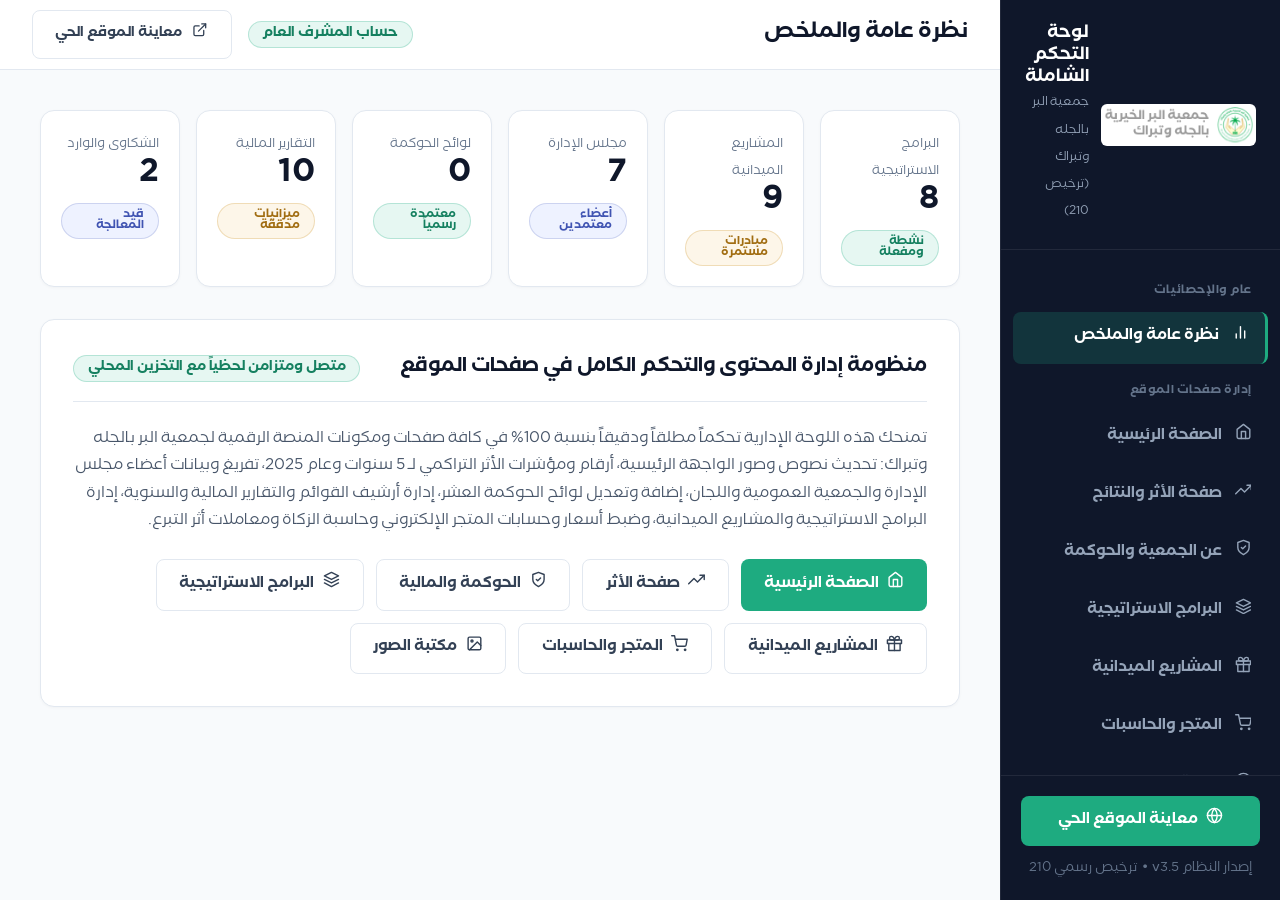
<file: admin.html>
<!DOCTYPE html>
<html lang="ar" dir="rtl">
<head>
  <meta charset="UTF-8">
  <meta name="viewport" content="width=device-width, initial-scale=1.0">
  <title>لوحة التحكم الإدارية الشاملة | جمعية البر الخيرية بالجله وتبراك</title>
  
  <link rel="icon" type="image/jpeg" href="assets/favicon-32x32.jpeg">
  <link rel="stylesheet" href="css/style.css">
  <link rel="stylesheet" href="css/admin.css">
</head>
<body class="admin-body">

  <!-- Sidebar -->
  <aside class="admin-sidebar">
    <div class="admin-sidebar-header">
      <img src="assets/cropped-logo-and-name-1.png" alt="شعار الجمعية" onerror="this.src='assets/logo-and-name.png'">
      <div>
        <h2>لوحة التحكم الشاملة</h2>
        <span style="font-size: 0.75rem; color: #94A3B8;">جمعية البر بالجله وتبراك (ترخيص 210)</span>
      </div>
    </div>

    <nav class="admin-sidebar-nav">
      <!-- Group 1: General & Stats -->
      <div class="admin-sidebar-section-title">عام والإحصائيات</div>
      <a href="#" class="admin-nav-item active" data-panel="overview">
        <span class="nav-icon" data-icon="bar-chart"></span>
        <span>نظرة عامة والملخص</span>
      </a>

      <!-- Group 2: Site Pages Management (Page-by-Page) -->
      <div class="admin-sidebar-section-title">إدارة صفحات الموقع</div>
      <a href="#" class="admin-nav-item" data-panel="page-home">
        <span class="nav-icon" data-icon="home"></span>
        <span>الصفحة الرئيسية</span>
      </a>
      <a href="#" class="admin-nav-item" data-panel="page-impact">
        <span class="nav-icon" data-icon="trending-up"></span>
        <span>صفحة الأثر والنتائج</span>
      </a>
      <a href="#" class="admin-nav-item" data-panel="page-about">
        <span class="nav-icon" data-icon="shield-check"></span>
        <span>عن الجمعية والحوكمة</span>
      </a>
      <a href="#" class="admin-nav-item" data-panel="page-programs">
        <span class="nav-icon" data-icon="layers"></span>
        <span>البرامج الاستراتيجية</span>
      </a>
      <a href="#" class="admin-nav-item" data-panel="page-projects">
        <span class="nav-icon" data-icon="gift"></span>
        <span>المشاريع الميدانية</span>
      </a>
      <a href="#" class="admin-nav-item" data-panel="page-store">
        <span class="nav-icon" data-icon="shopping-cart"></span>
        <span>المتجر والحاسبات</span>
      </a>
      <a href="#" class="admin-nav-item" data-panel="page-vision">
        <span class="nav-icon" data-icon="target"></span>
        <span>الرؤية ومستهدفات 2030</span>
      </a>
      <a href="#" class="admin-nav-item" data-panel="page-contact">
        <span class="nav-icon" data-icon="share-2"></span>
        <span>تواصل والمركز الإعلامي</span>
      </a>

      <!-- Group 3: Media & Shared Assets -->
      <div class="admin-sidebar-section-title">الوسائط والمحتوى</div>
      <a href="#" class="admin-nav-item" data-panel="media">
        <span class="nav-icon" data-icon="image"></span>
        <span>مكتبة الصور والوسائط</span>
      </a>

      <!-- Group 4: Interaction & Inbox -->
      <div class="admin-sidebar-section-title">الوارد والتفاعل</div>
      <a href="#" class="admin-nav-item" data-panel="complaints">
        <span class="nav-icon" data-icon="inbox"></span>
        <span>صندوق الشكاوى والمقترحات</span>
      </a>
      <a href="#" class="admin-nav-item" data-panel="volunteers">
        <span class="nav-icon" data-icon="users"></span>
        <span>سجل المتطوعين والأفكار</span>
      </a>

      <!-- Group 5: System Management -->
      <div class="admin-sidebar-section-title">إدارة النظام</div>
      <a href="#" class="admin-nav-item" data-panel="backup">
        <span class="nav-icon" data-icon="database"></span>
        <span>النسخ الاحتياطي والاستعادة</span>
      </a>
    </nav>

    <div class="admin-sidebar-footer">
      <a href="index.html" class="admin-btn admin-btn-primary" style="width: 100%;">
        <span class="nav-icon" data-icon="globe"></span>
        <span>معاينة الموقع الحي</span>
      </a>
      <span style="text-align: center;">إصدار النظام v3.5 • ترخيص رسمي 210</span>
    </div>
  </aside>

  <!-- Sidebar Backdrop for Mobile/Tablet -->
  <div id="admin-sidebar-backdrop" class="admin-sidebar-backdrop"></div>

  <!-- Main Wrap -->
  <div class="admin-main-wrap">
    <!-- Topbar -->
    <header class="admin-topbar">
      <div class="admin-topbar-right">
        <button id="admin-sidebar-toggle" class="admin-menu-toggle-btn" aria-label="تبديل القائمة الجانبية">
          <span class="nav-icon" data-icon="menu"></span>
        </button>
        <h1 id="admin-page-title">نظرة عامة والملخص</h1>
      </div>
      <div class="admin-topbar-actions">
        <span class="badge badge-primary admin-role-badge">حساب المشرف العام</span>
        <a href="index.html" target="_blank" class="admin-btn admin-btn-outline admin-preview-btn" style="font-size: 0.85rem;">
          <span class="nav-icon" data-icon="external-link"></span>
          <span class="admin-preview-btn-text">معاينة الموقع الحي</span>
        </a>
      </div>
    </header>

    <!-- Content Workspace -->
    <main class="admin-content-area">

      <!-- ====================================================================
           PANEL 1: Overview
           ==================================================================== -->
      <section id="panel-overview" class="admin-panel active">
        <div class="admin-overview-stats-grid">
          <div class="admin-card" style="margin: 0; padding: 1.25rem;">
            <span style="font-size: 0.8rem; color: #64748B;">البرامج الاستراتيجية</span>
            <div id="stat-programs-count" style="font-size: 2rem; font-weight: 700; color: #0F172A; line-height: 1.2;">8</div>
            <span class="badge badge-primary" style="font-size: 0.72rem; margin-top: 0.4rem;">نشطة ومفعلة</span>
          </div>

          <div class="admin-card" style="margin: 0; padding: 1.25rem;">
            <span style="font-size: 0.8rem; color: #64748B;">المشاريع الميدانية</span>
            <div id="stat-projects-count" style="font-size: 2rem; font-weight: 700; color: #0F172A; line-height: 1.2;">9</div>
            <span class="badge badge-gold" style="font-size: 0.72rem; margin-top: 0.4rem;">مبادرات مستمرة</span>
          </div>

          <div class="admin-card" style="margin: 0; padding: 1.25rem;">
            <span style="font-size: 0.8rem; color: #64748B;">مجلس الإدارة</span>
            <div id="stat-board-count" style="font-size: 2rem; font-weight: 700; color: #0F172A; line-height: 1.2;">7</div>
            <span class="badge badge-indigo" style="font-size: 0.72rem; margin-top: 0.4rem;">أعضاء معتمدين</span>
          </div>

          <div class="admin-card" style="margin: 0; padding: 1.25rem;">
            <span style="font-size: 0.8rem; color: #64748B;">لوائح الحوكمة</span>
            <div id="stat-policies-count" style="font-size: 2rem; font-weight: 700; color: #0F172A; line-height: 1.2;">10</div>
            <span class="badge badge-primary" style="font-size: 0.72rem; margin-top: 0.4rem;">معتمدة رسمياً</span>
          </div>

          <div class="admin-card" style="margin: 0; padding: 1.25rem;">
            <span style="font-size: 0.8rem; color: #64748B;">التقارير المالية</span>
            <div id="stat-financials-count" style="font-size: 2rem; font-weight: 700; color: #0F172A; line-height: 1.2;">10</div>
            <span class="badge badge-gold" style="font-size: 0.72rem; margin-top: 0.4rem;">ميزانيات مدققة</span>
          </div>

          <div class="admin-card" style="margin: 0; padding: 1.25rem;">
            <span style="font-size: 0.8rem; color: #64748B;">الشكاوى والوارد</span>
            <div id="stat-complaints-count" style="font-size: 2rem; font-weight: 700; color: #0F172A; line-height: 1.2;">2</div>
            <span class="badge badge-indigo" style="font-size: 0.72rem; margin-top: 0.4rem;">قيد المعالجة</span>
          </div>
        </div>

        <div class="admin-card">
          <div class="admin-card-head">
            <h3>منظومة إدارة المحتوى والتحكم الكامل في صفحات الموقع</h3>
            <span class="badge badge-primary">متصل ومتزامن لحظياً مع التخزين المحلي</span>
          </div>
          <p style="font-size: 0.95rem; line-height: 1.8; color: #475569;">
            تمنحك هذه اللوحة الإدارية تحكماً مطلقاً ودقيقاً بنسبة 100% في كافة صفحات ومكونات المنصة الرقمية لجمعية البر بالجله وتبراك:
            تحديث نصوص وصور الواجهة الرئيسية، أرقام ومؤشرات الأثر التراكمي لـ 5 سنوات وعام 2025، تفريغ وبيانات أعضاء مجلس الإدارة والجمعية العمومية واللجان، إضافة وتعديل لوائح الحوكمة العشر، إدارة أرشيف القوائم والتقارير المالية والسنوية، إدارة البرامج الاستراتيجية والمشاريع الميدانية، وضبط أسعار وحسابات المتجر الإلكتروني وحاسبة الزكاة ومعاملات أثر التبرع.
          </p>
          <div style="display: flex; gap: 0.75rem; margin-top: 1.5rem; flex-wrap: wrap;">
            <button onclick="document.querySelector('.admin-nav-item[data-panel=\'page-home\']').click();" class="admin-btn admin-btn-primary">
              <span class="nav-icon" data-icon="home"></span> الصفحة الرئيسية
            </button>
            <button onclick="document.querySelector('.admin-nav-item[data-panel=\'page-impact\']').click();" class="admin-btn admin-btn-outline">
              <span class="nav-icon" data-icon="trending-up"></span> صفحة الأثر
            </button>
            <button onclick="document.querySelector('.admin-nav-item[data-panel=\'page-about\']').click();" class="admin-btn admin-btn-outline">
              <span class="nav-icon" data-icon="shield-check"></span> الحوكمة والمالية
            </button>
            <button onclick="document.querySelector('.admin-nav-item[data-panel=\'page-programs\']').click();" class="admin-btn admin-btn-outline">
              <span class="nav-icon" data-icon="layers"></span> البرامج الاستراتيجية
            </button>
            <button onclick="document.querySelector('.admin-nav-item[data-panel=\'page-projects\']').click();" class="admin-btn admin-btn-outline">
              <span class="nav-icon" data-icon="gift"></span> المشاريع الميدانية
            </button>
            <button onclick="document.querySelector('.admin-nav-item[data-panel=\'page-store\']').click();" class="admin-btn admin-btn-outline">
              <span class="nav-icon" data-icon="shopping-cart"></span> المتجر والحاسبات
            </button>
            <button onclick="document.querySelector('.admin-nav-item[data-panel=\'media\']').click();" class="admin-btn admin-btn-outline">
              <span class="nav-icon" data-icon="image"></span> مكتبة الصور
            </button>
          </div>
        </div>
      </section>

      <!-- ====================================================================
           PANEL 2: Page 1 - Home Page CMS (الصفحة الرئيسية)
           ==================================================================== -->
      <section id="panel-page-home" class="admin-panel">
        <!-- Hero Section CMS -->
        <div class="admin-card">
          <div class="admin-card-head">
            <h3>واجهة الهيرو الرئيسية (الرئيسية)</h3>
            <span class="badge badge-primary">الواجهة الرئيسية</span>
          </div>
          <form id="form-edit-hero">
            <div class="admin-form-group">
              <label class="admin-label">شارة الهيرو العلوية (Badge):</label>
              <input type="text" id="edit-hero-badge" class="admin-input">
            </div>

            <div class="admin-form-group">
              <label class="admin-label">العنوان الرئيسي للهيرو (H1):</label>
              <input type="text" id="edit-hero-title" class="admin-input">
            </div>

            <div class="admin-form-group">
              <label class="admin-label">الوصف التفسيري للهيرو:</label>
              <textarea id="edit-hero-subtitle" class="admin-textarea"></textarea>
            </div>

            <div class="admin-grid-3">
              <div class="admin-form-group">
                <label class="admin-label">إحصائية الأعوام (القيمة والنص):</label>
                <input type="text" id="edit-hero-stat-years" class="admin-input" placeholder="24">
                <input type="text" id="edit-hero-stat-years-lbl" class="admin-input" style="margin-top: 0.35rem;" placeholder="عاماً من العطاء المستمر منذ 1423هـ">
              </div>
              <div class="admin-form-group">
                <label class="admin-label">إحصائية القرى والهجر:</label>
                <input type="text" id="edit-hero-stat-villages" class="admin-input" placeholder="+100">
                <input type="text" id="edit-hero-stat-villages-lbl" class="admin-input" style="margin-top: 0.35rem;" placeholder="قرية وهجرة مستفيدة">
              </div>
              <div class="admin-form-group">
                <label class="admin-label">إحصائية المستفيدين:</label>
                <input type="text" id="edit-hero-stat-beneficiaries" class="admin-input" placeholder="+3,750">
                <input type="text" id="edit-hero-stat-beneficiaries-lbl" class="admin-input" style="margin-top: 0.35rem;" placeholder="أسرة وفرد يستفيدون سنوياً">
              </div>
            </div>

            <div class="admin-grid-2" style="margin-top: 0.5rem;">
              <div class="admin-form-group">
                <label class="admin-label">زر الإجراء الرئيسي (النص والرابط):</label>
                <input type="text" id="edit-hero-cta1-text" class="admin-input" placeholder="تبرع الآن عبر المتجر الإلكتروني">
                <input type="url" id="edit-hero-cta1-link" class="admin-input" style="margin-top: 0.35rem;" placeholder="https://aljelahstore.sa">
              </div>
              <div class="admin-form-group">
                <label class="admin-label">زر الإجراء الثانوي (النص والرابط):</label>
                <input type="text" id="edit-hero-cta2-text" class="admin-input" placeholder="استكشف أثر الجمعية ومؤشرات الأداء">
                <input type="text" id="edit-hero-cta2-link" class="admin-input" style="margin-top: 0.35rem;" placeholder="#impact">
              </div>
            </div>

            <button type="submit" class="admin-btn admin-btn-primary" style="margin-top: 1rem;">
              <span class="nav-icon" data-icon="save"></span> حفظ نصوص وإحصائيات الهيرو
            </button>
          </form>
        </div>

        <!-- Hero Images Quick Replace -->
        <div class="admin-grid-2">
          <!-- Cadre Photo -->
          <div class="admin-card">
            <div class="admin-card-head">
              <h3>صورة الكوادر الجماعية في الهيرو</h3>
              <span class="badge badge-gold">الصورة الرسمية</span>
            </div>
            <div style="display: flex; gap: 1.5rem; align-items: center; flex-wrap: wrap;">
              <img id="admin-preview-hero-cadre" src="assets/Dp9qjadXQAEfX3C.jpg" class="admin-photo-preview" alt="صورة الكوادر">
              <div style="flex: 1; min-width: 200px;">
                <input type="file" id="hero-cadre-file" accept="image/*" class="admin-input" style="margin-bottom: 0.4rem;">
                <input type="url" id="hero-cadre-url" class="admin-input" placeholder="أو رابط URL جديد..." style="margin-bottom: 0.5rem;">
                <button type="button" class="admin-btn admin-btn-primary admin-btn-sm" onclick="saveHeroCadrePhoto()">
                  <span class="nav-icon" data-icon="save"></span> تحديث صورة الكوادر
                </button>
              </div>
            </div>
          </div>

          <!-- Headquarters Photo -->
          <div class="admin-card">
            <div class="admin-card-head">
              <h3>صورة مقر ومبنى الجمعية الرسمي</h3>
              <span class="badge badge-primary">المقر الرئيسي</span>
            </div>
            <div style="display: flex; gap: 1.5rem; align-items: center; flex-wrap: wrap;">
              <img id="admin-preview-hero-bldg" src="assets/building-e1592208490220.png" class="admin-photo-preview" alt="صورة المقر">
              <div style="flex: 1; min-width: 200px;">
                <input type="file" id="building-photo-file" accept="image/*" class="admin-input" style="margin-bottom: 0.4rem;">
                <input type="url" id="building-photo-url" class="admin-input" placeholder="أو رابط URL للمبنى..." style="margin-bottom: 0.5rem;">
                <button type="button" class="admin-btn admin-btn-primary admin-btn-sm" onclick="saveBuildingPhoto()">
                  <span class="nav-icon" data-icon="save"></span> تحديث صورة المقر
                </button>
              </div>
            </div>
          </div>
        </div>
      </section>

      <!-- ====================================================================
           PANEL 3: Page 2 - Impact Page CMS (صفحة الأثر)
           ==================================================================== -->
      <section id="panel-page-impact" class="admin-panel">
        <!-- Impact Subtabs -->
        <div class="admin-subtabs-nav">
          <button class="admin-subtab-btn active" data-subtab="impact-current">
            <span class="nav-icon" data-icon="calendar"></span> مؤشرات عام 2025 (العام الحالي)
          </button>
          <button class="admin-subtab-btn" data-subtab="impact-five">
            <span class="nav-icon" data-icon="trending-up"></span> المؤشرات التراكمية (5 سنوات)
          </button>
          <button class="admin-subtab-btn" data-subtab="impact-sectors">
            <span class="nav-icon" data-icon="pie-chart"></span> قطاعات الصرف الـ 8
          </button>
        </div>

        <!-- Subtab 1: Current Year 2025 -->
        <div id="subtab-panel-impact-current" class="admin-subtab-content">
          <div class="admin-card">
            <div class="admin-card-head">
              <h3>مؤشرات أثر عام 2025 (العام المالي المكتمل)</h3>
              <span class="badge badge-primary">بيانات مدققة</span>
            </div>
            <form id="form-edit-impact-current">
              <div class="admin-grid-3">
                <div class="admin-form-group">
                  <label class="admin-label">إجمالي الحالات والأفراد المستفيدين:</label>
                  <input type="text" id="kpi-edit-cur-total-cases" class="admin-input" placeholder="+3,750">
                </div>
                <div class="admin-form-group">
                  <label class="admin-label">إجمالي المصروفات والمساعدات (ر.س):</label>
                  <input type="text" id="kpi-edit-cur-disbursed" class="admin-input">
                </div>
                <div class="admin-form-group">
                  <label class="admin-label">الأسر المستفيدة دورياً (كفاف):</label>
                  <input type="text" id="kpi-edit-cur-families" class="admin-input">
                </div>
                <div class="admin-form-group">
                  <label class="admin-label">عدد القرى والهجر المشمولة:</label>
                  <input type="text" id="kpi-edit-cur-villages" class="admin-input">
                </div>
                <div class="admin-form-group">
                  <label class="admin-label">مستفيدو سقيا الماء بالوايتات:</label>
                  <input type="text" id="kpi-edit-cur-water" class="admin-input">
                </div>
                <div class="admin-form-group">
                  <label class="admin-label">الأيتام المكفولين بانتظام:</label>
                  <input type="text" id="kpi-edit-cur-orphans" class="admin-input">
                </div>
                <div class="admin-form-group">
                  <label class="admin-label">دخل الأسر المنتجة المحقق (ر.س):</label>
                  <input type="text" id="kpi-edit-cur-productive" class="admin-input">
                </div>
                <div class="admin-form-group">
                  <label class="admin-label">تكلفة ترميم وتحسين المساكن (ر.س):</label>
                  <input type="text" id="kpi-edit-cur-housing" class="admin-input">
                </div>
                <div class="admin-form-group">
                  <label class="admin-label">خريجو وخريجات معهد الحاسب:</label>
                  <input type="text" id="kpi-edit-cur-training" class="admin-input">
                </div>
                <div class="admin-form-group">
                  <label class="admin-label">مستفيدو رعاية كبار السن والمعاقين:</label>
                  <input type="text" id="kpi-edit-cur-disabled" class="admin-input">
                </div>
                <div class="admin-form-group">
                  <label class="admin-label">وجبات إفطار صائم الموزعة:</label>
                  <input type="text" id="kpi-edit-cur-iftar" class="admin-input">
                </div>
                <div class="admin-form-group">
                  <label class="admin-label">مستفيدو كسوة العيد والشتاء:</label>
                  <input type="text" id="kpi-edit-cur-clothing" class="admin-input">
                </div>
                <div class="admin-form-group">
                  <label class="admin-label">مبالغ الزكاة الشرعية المنصرفة (ر.س):</label>
                  <input type="text" id="kpi-edit-cur-zakat" class="admin-input">
                </div>
              </div>
              <button type="submit" class="admin-btn admin-btn-primary" style="margin-top: 1rem;">
                <span class="nav-icon" data-icon="save"></span> حفظ مؤشرات أثر 2025
              </button>
            </form>
          </div>
        </div>

        <!-- Subtab 2: Five Years Cumulative -->
        <div id="subtab-panel-impact-five" class="admin-subtab-content" style="display: none;">
          <div class="admin-card">
            <div class="admin-card-head">
              <h3>المؤشرات التراكمية لآخر خمس سنوات (2021 - 2025)</h3>
              <span class="badge badge-gold">أثر تراكمي</span>
            </div>
            <form id="form-edit-impact-five">
              <div class="admin-grid-3">
                <div class="admin-form-group">
                  <label class="admin-label">إجمالي الحالات والأفراد لـ 5 سنوات:</label>
                  <input type="text" id="kpi-edit-five-total-cases" class="admin-input" placeholder="+18,500">
                </div>
                <div class="admin-form-group">
                  <label class="admin-label">إجمالي المساعدات لـ 5 سنوات (ر.س):</label>
                  <input type="text" id="kpi-edit-five-disbursed" class="admin-input">
                </div>
                <div class="admin-form-group">
                  <label class="admin-label">الأسر المستفيدة التراكمية:</label>
                  <input type="text" id="kpi-edit-five-families" class="admin-input">
                </div>
                <div class="admin-form-group">
                  <label class="admin-label">مستفيدو السقيا والتحلية لـ 5 سنوات:</label>
                  <input type="text" id="kpi-edit-five-water" class="admin-input">
                </div>
                <div class="admin-form-group">
                  <label class="admin-label">دخل الأسر المنتجة التراكمي (ر.س):</label>
                  <input type="text" id="kpi-edit-five-productive" class="admin-input">
                </div>
                <div class="admin-form-group">
                  <label class="admin-label">استثمار ترميم المساكن التراكمي (ر.س):</label>
                  <input type="text" id="kpi-edit-five-housing" class="admin-input">
                </div>
                <div class="admin-form-group">
                  <label class="admin-label">كفالات الأيتام التراكمية (ر.س):</label>
                  <input type="text" id="kpi-edit-five-orphans" class="admin-input">
                </div>
              </div>
              <button type="submit" class="admin-btn admin-btn-primary" style="margin-top: 1rem;">
                <span class="nav-icon" data-icon="save"></span> حفظ المؤشرات التراكمية لـ 5 سنوات
              </button>
            </form>
          </div>
        </div>

        <!-- Subtab 3: Sector Breakdown Metrics (قطاعات الصرف) -->
        <div id="subtab-panel-impact-sectors" class="admin-subtab-content" style="display: none;">
          <div class="admin-card">
            <div class="admin-card-head">
              <h3>قطاعات الصرف والمصروفات الاستراتيجية</h3>
              <button type="button" class="admin-btn admin-btn-primary admin-btn-sm" onclick="openAddSectorModal()">
                <span class="nav-icon" data-icon="plus"></span> إضافة قطاع صرف جديد
              </button>
            </div>
            <table class="admin-table">
              <thead>
                <tr>
                  <th>اسم القطاع</th>
                  <th>الحالات / الأسر المستفيدة</th>
                  <th>طبيعة الدعم والمساعدة</th>
                  <th>المبلغ المنصرف</th>
                  <th>النسبة %</th>
                  <th>الوسم / التصنيف</th>
                  <th>الإجراءات</th>
                </tr>
              </thead>
              <tbody id="admin-sectors-tbody">
                <!-- Populated dynamically -->
              </tbody>
            </table>
          </div>
        </div>
      </section>

      <!-- ====================================================================
           PANEL 4: Page 3 - About, Governance & Financials CMS (عن الجمعية)
           ==================================================================== -->
      <section id="panel-page-about" class="admin-panel">
        <div class="admin-subtabs-nav">
          <button class="admin-subtab-btn active" data-subtab="about-brand">
            <span class="nav-icon" data-icon="file-text"></span> بيانات التأسيس والمقر
          </button>
          <button class="admin-subtab-btn" data-subtab="about-board">
            <span class="nav-icon" data-icon="users"></span> مجلس الإدارة (7)
          </button>
          <button class="admin-subtab-btn" data-subtab="about-assembly">
            <span class="nav-icon" data-icon="users"></span> الجمعية العمومية
          </button>
          <button class="admin-subtab-btn" data-subtab="about-committees">
            <span class="nav-icon" data-icon="layers"></span> اللجان العاملة
          </button>
          <button class="admin-subtab-btn" data-subtab="about-governance">
            <span class="nav-icon" data-icon="shield-check"></span> اللوائح والسياسات (10)
          </button>
          <button class="admin-subtab-btn" data-subtab="about-financials">
            <span class="nav-icon" data-icon="dollar-sign"></span> القوائم والتقارير المالية
          </button>
          <button class="admin-subtab-btn" data-subtab="about-annual">
            <span class="nav-icon" data-icon="book-open"></span> التقارير السنوية
          </button>
        </div>

        <!-- Subtab 1: Brand & Establishment -->
        <div id="subtab-panel-about-brand" class="admin-subtab-content">
          <div class="admin-card">
            <div class="admin-card-head">
              <h3>بيانات الترخيص والمقر الرسمي للجمعية</h3>
            </div>
            <form id="form-edit-brand">
              <div class="admin-grid-3">
                <div class="admin-form-group">
                  <label class="admin-label">اسم الجمعية بالعربية:</label>
                  <input type="text" id="edit-brand-name-ar" class="admin-input">
                </div>
                <div class="admin-form-group">
                  <label class="admin-label">اسم الجمعية بالإنجليزية:</label>
                  <input type="text" id="edit-brand-name-en" class="admin-input">
                </div>
                <div class="admin-form-group">
                  <label class="admin-label">رقم الترخيص الرسمي:</label>
                  <input type="text" id="edit-brand-license" class="admin-input">
                </div>
                <div class="admin-form-group">
                  <label class="admin-label">تاريخ التأسيس الهجري:</label>
                  <input type="text" id="edit-brand-date" class="admin-input">
                </div>
                <div class="admin-form-group">
                  <label class="admin-label">جهة الإشراف الفني والنظامي:</label>
                  <input type="text" id="edit-brand-supervision" class="admin-input">
                </div>
                <div class="admin-form-group">
                  <label class="admin-label">العنوان البريدي والرمز:</label>
                  <input type="text" id="edit-brand-postal" class="admin-input">
                </div>
              </div>
              <div class="admin-form-group">
                <label class="admin-label">المقر الرئيسي الكامل:</label>
                <input type="text" id="edit-brand-headquarters" class="admin-input">
              </div>
              <button type="submit" class="admin-btn admin-btn-primary">
                <span class="nav-icon" data-icon="save"></span> حفظ بيانات الترخيص والتأسيس
              </button>
            </form>
          </div>
        </div>

        <!-- Subtab 2: Board Members -->
        <div id="subtab-panel-about-board" class="admin-subtab-content" style="display: none;">
          <div class="admin-card">
            <div class="admin-card-head">
              <h3>أعضاء مجلس الإدارة للدورة الحالية المعتمدة</h3>
              <button type="button" class="admin-btn admin-btn-primary admin-btn-sm" onclick="openAddBoardMemberModal()">
                <span class="nav-icon" data-icon="plus"></span> إضافة عضو مجلس إدارة
              </button>
            </div>
            <table class="admin-table">
              <thead>
                <tr>
                  <th>الاسم الكريم</th>
                  <th>المنصب الإداري</th>
                  <th>اللجنة / الوسم</th>
                  <th>الخبرة والاختصاص</th>
                  <th>الإجراءات</th>
                </tr>
              </thead>
              <tbody id="admin-board-tbody">
                <!-- Dynamically populated -->
              </tbody>
            </table>
          </div>
        </div>

        <!-- Subtab 3: General Assembly -->
        <div id="subtab-panel-about-assembly" class="admin-subtab-content" style="display: none;">
          <div class="admin-card">
            <div class="admin-card-head">
              <h3>أعضاء الجمعية العمومية</h3>
              <button type="button" class="admin-btn admin-btn-primary admin-btn-sm" onclick="openAddAssemblyMemberModal()">
                <span class="nav-icon" data-icon="plus"></span> إضافة عضو عمومية
              </button>
            </div>
            <div id="admin-assembly-list" class="admin-grid-3">
              <!-- Dynamically populated -->
            </div>
          </div>
        </div>

        <!-- Subtab 4: Working Committees -->
        <div id="subtab-panel-about-committees" class="admin-subtab-content" style="display: none;">
          <div class="admin-card">
            <div class="admin-card-head">
              <h3>اللجان العاملة المنبثقة عن المجلس</h3>
              <button type="button" class="admin-btn admin-btn-primary admin-btn-sm" onclick="openAddCommitteeModal()">
                <span class="nav-icon" data-icon="plus"></span> إضافة لجنة جديدة
              </button>
            </div>
            <div id="admin-committees-container" style="display: flex; flex-direction: column; gap: 1rem;">
              <!-- Dynamically populated -->
            </div>
          </div>
        </div>

        <!-- Subtab 5: Governance Policies (اللوائح والسياسات الـ 10) -->
        <div id="subtab-panel-about-governance" class="admin-subtab-content" style="display: none;">
          <div class="admin-card">
            <div class="admin-card-head">
              <h3>اللوائح والسياسات المعتمدة (10 سياسات حوكمة رسمية)</h3>
              <button type="button" class="admin-btn admin-btn-primary admin-btn-sm" onclick="openAddPolicyModal()">
                <span class="nav-icon" data-icon="plus"></span> إضافة لائحة جديدة
              </button>
            </div>
            <div id="admin-policies-container" style="display: flex; flex-direction: column; gap: 1rem;">
              <!-- Dynamically populated -->
            </div>
          </div>
        </div>

        <!-- Subtab 6: Financial Reports (التقارير المالية) -->
        <div id="subtab-panel-about-financials" class="admin-subtab-content" style="display: none;">
          <div class="admin-card">
            <div class="admin-card-head">
              <h3>أرشيف القوائم والتقارير المالية المدققة</h3>
              <button type="button" class="admin-btn admin-btn-primary admin-btn-sm" onclick="openAddFinancialReportModal()">
                <span class="nav-icon" data-icon="plus"></span> إضافة تقرير مالي / ميزانية
              </button>
            </div>
            <table class="admin-table">
              <thead>
                <tr>
                  <th>السنة</th>
                  <th>الفترة / نوع التقرير</th>
                  <th>الحالة</th>
                  <th>روابط الملفات الرسمية</th>
                  <th>الإجراءات</th>
                </tr>
              </thead>
              <tbody id="admin-financials-tbody">
                <!-- Dynamically populated -->
              </tbody>
            </table>
          </div>
        </div>

        <!-- Subtab 7: Annual Reports (التقارير السنوية) -->
        <div id="subtab-panel-about-annual" class="admin-subtab-content" style="display: none;">
          <div class="admin-card">
            <div class="admin-card-head">
              <h3>التقارير السنوية والخطط التشغيلية</h3>
              <button type="button" class="admin-btn admin-btn-primary admin-btn-sm" onclick="openAddAnnualReportModal()">
                <span class="nav-icon" data-icon="plus"></span> إضافة تقرير سنوي
              </button>
            </div>
            <div id="admin-annual-reports-container" class="admin-grid-3">
              <!-- Dynamically populated -->
            </div>
          </div>
        </div>
      </section>

      <!-- ====================================================================
           PANEL 5: Page 4 - Strategic Programs CMS (البرامج الاستراتيجية)
           ==================================================================== -->
      <section id="panel-page-programs" class="admin-panel">
        <div class="admin-card">
          <div class="admin-card-head">
            <h3>إدارة البرامج الاستراتيجية الأساسية (الـ 8 برامج)</h3>
            <button type="button" class="admin-btn admin-btn-primary admin-btn-sm" onclick="openAddProgramModal()">
              <span class="nav-icon" data-icon="plus"></span> إضافة برنامج جديد
            </button>
          </div>
          <table class="admin-table">
            <thead>
              <tr>
                <th>اسم البرنامج</th>
                <th>التصنيف</th>
                <th>المصروفات والميزانية</th>
                <th>المستفيدون</th>
                <th>رقم الترخيص وPDF</th>
                <th>الإجراءات</th>
              </tr>
            </thead>
            <tbody id="admin-programs-tbody">
              <!-- Dynamically populated -->
            </tbody>
          </table>
        </div>
      </section>

      <!-- ====================================================================
           PANEL 6: Page 5 - Seasonal & Field Projects CMS (المشاريع الميدانية)
           ==================================================================== -->
      <section id="panel-page-projects" class="admin-panel">
        <!-- Projects Impact Overview -->
        <div class="admin-card">
          <div class="admin-card-head">
            <h3>لوحة أثر وإحصائيات المشاريع الميدانية</h3>
          </div>
          <form id="form-edit-projects-impact">
            <div class="admin-grid-4">
              <div class="admin-form-group">
                <label class="admin-label">مخصصات المشاريع (ر.س):</label>
                <input type="text" id="proj-edit-budget" class="admin-input">
              </div>
              <div class="admin-form-group">
                <label class="admin-label">إجمالي المستفيدين:</label>
                <input type="text" id="proj-edit-beneficiaries" class="admin-input">
              </div>
              <div class="admin-form-group">
                <label class="admin-label">عدد المشاريع المنفذة:</label>
                <input type="text" id="proj-edit-count" class="admin-input">
              </div>
              <div class="admin-form-group">
                <label class="admin-label">نسبة الإنجاز الميداني:</label>
                <input type="text" id="proj-edit-completion" class="admin-input">
              </div>
            </div>
            <button type="submit" class="admin-btn admin-btn-primary">
              <span class="nav-icon" data-icon="save"></span> حفظ مؤشرات المشاريع
            </button>
          </form>
        </div>

        <!-- Projects CRUD Table -->
        <div class="admin-card">
          <div class="admin-card-head">
            <h3>قائمة المشاريع التنموية والموسمية</h3>
            <button type="button" class="admin-btn admin-btn-primary admin-btn-sm" onclick="openAddProjectModal()">
              <span class="nav-icon" data-icon="plus"></span> إضافة مشروع جديد
            </button>
          </div>
          <table class="admin-table">
            <thead>
              <tr>
                <th>اسم المشروع</th>
                <th>التصنيف</th>
                <th>المبلغ التقديري</th>
                <th>المستفيدون</th>
                <th>الحالة</th>
                <th>الإجراءات</th>
              </tr>
            </thead>
            <tbody id="admin-projects-tbody">
              <!-- Dynamically populated -->
            </tbody>
          </table>
        </div>
      </section>

      <!-- ====================================================================
           PANEL 7: Page 6 - Store & Calculators CMS (المتجر والحاسبات)
           ==================================================================== -->
      <section id="panel-page-store" class="admin-panel">
        <div class="admin-subtabs-nav">
          <button class="admin-subtab-btn active" data-subtab="store-impact">
            <span class="nav-icon" data-icon="shopping-cart"></span> أثر المتجر وفرص التبرع
          </button>
          <button class="admin-subtab-btn" data-subtab="store-banks">
            <span class="nav-icon" data-icon="card"></span> الحسابات البنكية الرسمية
          </button>
          <button class="admin-subtab-btn" data-subtab="store-zakat">
            <span class="nav-icon" data-icon="calculator"></span> إعدادات حاسبة الزكاة
          </button>
          <button class="admin-subtab-btn" data-subtab="store-simulator">
            <span class="nav-icon" data-icon="sparkles"></span> معاملات محاكاة أثر التبرع
          </button>
        </div>

        <!-- Subtab 1: Store Impact & Opportunities -->
        <div id="subtab-panel-store-impact" class="admin-subtab-content">
          <div class="admin-card">
            <div class="admin-card-head">
              <h3>لوحة أثر المتجر الإلكتروني والبوابة الرقمية</h3>
            </div>
            <form id="form-edit-store-dashboard">
              <div class="admin-grid-4">
                <div class="admin-form-group">
                  <label class="admin-label">إجمالي التبرعات (ر.س):</label>
                  <input type="text" id="store-edit-total" class="admin-input">
                </div>
                <div class="admin-form-group">
                  <label class="admin-label">العمليات المكتملة:</label>
                  <input type="text" id="store-edit-orders" class="admin-input">
                </div>
                <div class="admin-form-group">
                  <label class="admin-label">المتبرعون الرقميون:</label>
                  <input type="text" id="store-edit-donors" class="admin-input">
                </div>
                <div class="admin-form-group">
                  <label class="admin-label">المشاريع الممولة:</label>
                  <input type="text" id="store-edit-projects" class="admin-input">
                </div>
              </div>
              <button type="submit" class="admin-btn admin-btn-primary">
                <span class="nav-icon" data-icon="save"></span> حفظ مؤشرات المتجر
              </button>
            </form>
          </div>

          <!-- Featured Opportunities CRUD -->
          <div class="admin-card">
            <div class="admin-card-head">
              <h3>فرص التبرع السريع بالمتجر الإلكتروني</h3>
              <button type="button" class="admin-btn admin-btn-primary admin-btn-sm" onclick="openAddStoreLinkModal()">
                <span class="nav-icon" data-icon="plus"></span> إضافة فرصة تبرع
              </button>
            </div>
            <table class="admin-table">
              <thead>
                <tr>
                  <th>اسم الفرصة</th>
                  <th>السعر / السهم</th>
                  <th>التصنيف</th>
                  <th>الرابط بالمتجر</th>
                  <th>الإجراءات</th>
                </tr>
              </thead>
              <tbody id="admin-store-links-tbody">
                <!-- Dynamically populated -->
              </tbody>
            </table>
          </div>
        </div>

        <!-- Subtab 2: Bank Accounts -->
        <div id="subtab-panel-store-banks" class="admin-subtab-content" style="display: none;">
          <div class="admin-card">
            <div class="admin-card-head">
              <h3>الحسابات البنكية الرسمية المعتمدة</h3>
              <button type="button" class="admin-btn admin-btn-primary admin-btn-sm" onclick="openAddBankAccountModal()">
                <span class="nav-icon" data-icon="plus"></span> إضافة حساب بنكي جديد
              </button>
            </div>
            <table class="admin-table">
              <thead>
                <tr>
                  <th>البنك</th>
                  <th>الغرض والمصرف الشرعي</th>
                  <th>الآيبان الدولي (IBAN)</th>
                  <th>الإجراءات</th>
                </tr>
              </thead>
              <tbody id="admin-banks-tbody">
                <!-- Dynamically populated -->
              </tbody>
            </table>
          </div>
        </div>

        <!-- Subtab 3: Zakat Calculator Config -->
        <div id="subtab-panel-store-zakat" class="admin-subtab-content" style="display: none;">
          <div class="admin-card">
            <div class="admin-card-head">
              <h3>ضبط أسعار ونصاب حاسبة الزكاة الشرعية</h3>
              <span class="badge badge-primary">حاسبة معتمدة</span>
            </div>
            <form id="form-edit-zakat-calc">
              <div class="admin-grid-3">
                <div class="admin-form-group">
                  <label class="admin-label">سعر غرام الذهب عيار 24 (ر.س):</label>
                  <input type="number" id="calc-edit-gold24" class="admin-input" step="0.5">
                </div>
                <div class="admin-form-group">
                  <label class="admin-label">سعر غرام الذهب عيار 21 (ر.س):</label>
                  <input type="number" id="calc-edit-gold21" class="admin-input" step="0.5">
                </div>
                <div class="admin-form-group">
                  <label class="admin-label">سعر غرام الذهب عيار 18 (ر.س):</label>
                  <input type="number" id="calc-edit-gold18" class="admin-input" step="0.5">
                </div>
                <div class="admin-form-group">
                  <label class="admin-label">سعر غرام الفضة الخالصة (ر.س):</label>
                  <input type="number" id="calc-edit-silver" class="admin-input" step="0.1">
                </div>
                <div class="admin-form-group">
                  <label class="admin-label">نصاب الذهب (غرام):</label>
                  <input type="number" id="calc-edit-nisab-gold" class="admin-input">
                </div>
                <div class="admin-form-group">
                  <label class="admin-label">نصاب الفضة (غرام):</label>
                  <input type="number" id="calc-edit-nisab-silver" class="admin-input">
                </div>
              </div>
              <button type="submit" class="admin-btn admin-btn-primary" style="margin-top: 1rem;">
                <span class="nav-icon" data-icon="save"></span> حفظ إعدادات وأسعار حاسبة الزكاة
              </button>
            </form>
          </div>
        </div>

        <!-- Subtab 4: Impact Simulator Multipliers & Presets -->
        <div id="subtab-panel-store-simulator" class="admin-subtab-content" style="display: none;">
          <div class="admin-card">
            <div class="admin-card-head">
              <h3>معاملات تحويل أثر التبرع التفاعلية</h3>
            </div>
            <form id="form-edit-impact-simulator">
              <div class="admin-grid-4">
                <div class="admin-form-group">
                  <label class="admin-label">تكلفة إطعام أسرة لليوم (ر.س):</label>
                  <input type="number" id="calc-edit-factor-food" class="admin-input" step="1">
                </div>
                <div class="admin-form-group">
                  <label class="admin-label">لتر ماء محلى لكل ريال:</label>
                  <input type="number" id="calc-edit-factor-water" class="admin-input" step="1">
                </div>
                <div class="admin-form-group">
                  <label class="admin-label">كفالة يتيم شهرية (ر.س):</label>
                  <input type="number" id="calc-edit-factor-orphan" class="admin-input" step="10">
                </div>
                <div class="admin-form-group">
                  <label class="admin-label">كسوة عيد أو حقيبة (ر.س):</label>
                  <input type="number" id="calc-edit-factor-clothes" class="admin-input" step="10">
                </div>
              </div>
              <button type="submit" class="admin-btn admin-btn-primary">
                <span class="nav-icon" data-icon="save"></span> حفظ معاملات محاكاة الأثر
              </button>
            </form>
          </div>

          <!-- Simulation Presets CRUD -->
          <div class="admin-card">
            <div class="admin-card-head">
              <h3>شرائح محاكاة الأثر السريعة (Presets)</h3>
              <button type="button" class="admin-btn admin-btn-primary admin-btn-sm" onclick="openAddPresetModal()">
                <span class="nav-icon" data-icon="plus"></span> إضافة شريحة أثر جديدة
              </button>
            </div>
            <div id="admin-presets-container" class="admin-grid-3">
              <!-- Dynamically populated -->
            </div>
          </div>
        </div>
      </section>

      <!-- ====================================================================
           PANEL 8: Page 7 - Vision & 2030 Goals CMS (الرؤية و2030)
           ==================================================================== -->
      <section id="panel-page-vision" class="admin-panel">
        <!-- Vision & Mission Statement -->
        <div class="admin-card">
          <div class="admin-card-head">
            <h3>الرؤية والرسالة والقيم المؤسسية للجمعية</h3>
          </div>
          <form id="form-edit-vision-mission">
            <div class="admin-form-group">
              <label class="admin-label">نص رؤية الجمعية:</label>
              <textarea id="edit-vision-text" class="admin-textarea"></textarea>
            </div>
            <div class="admin-form-group">
              <label class="admin-label">نص رسالة الجمعية:</label>
              <textarea id="edit-mission-text" class="admin-textarea"></textarea>
            </div>
            <button type="submit" class="admin-btn admin-btn-primary">
              <span class="nav-icon" data-icon="save"></span> حفظ نصوص الرؤية والرسالة
            </button>
          </form>
        </div>

        <!-- 2030 Targets CRUD -->
        <div class="admin-card">
          <div class="admin-card-head">
            <h3>مستهدفات رؤية المملكة 2030 التنموية</h3>
            <button type="button" class="admin-btn admin-btn-primary admin-btn-sm" onclick="openAddVisionGoalModal()">
              <span class="nav-icon" data-icon="plus"></span> إضافة مستهدف جديد
            </button>
          </div>
          <div id="admin-vision-goals-container" style="display: flex; flex-direction: column; gap: 1rem;">
            <!-- Dynamically populated -->
          </div>
        </div>
      </section>

      <!-- ====================================================================
           PANEL 9: Page 8 - Contact & Media Center CMS (تواصل والمركز الإعلامي)
           ==================================================================== -->
      <section id="panel-page-contact" class="admin-panel">
        <div class="admin-subtabs-nav">
          <button class="admin-subtab-btn active" data-subtab="contact-info">
            <span class="nav-icon" data-icon="phone"></span> بيانات الإدارة والتواصل
          </button>
          <button class="admin-subtab-btn" data-subtab="contact-media-center">
            <span class="nav-icon" data-icon="share-2"></span> تغريدات وحملات المركز الإعلامي
          </button>
        </div>

        <!-- Subtab 1: Executive Contact -->
        <div id="subtab-panel-contact-info" class="admin-subtab-content">
          <div class="admin-card">
            <div class="admin-card-head">
              <h3>بيانات الإدارة التنفيذية وقنوات الاتصال</h3>
            </div>
            <form id="form-edit-executive">
              <div class="admin-grid-3">
                <div class="admin-form-group">
                  <label class="admin-label">اسم المدير التنفيذي:</label>
                  <input type="text" id="edit-exec-name" class="admin-input">
                </div>
                <div class="admin-form-group">
                  <label class="admin-label">المسمى الوظيفي:</label>
                  <input type="text" id="edit-exec-title" class="admin-input">
                </div>
                <div class="admin-form-group">
                  <label class="admin-label">البريد الإلكتروني للإدارة:</label>
                  <input type="email" id="edit-exec-email" class="admin-input">
                </div>
                <div class="admin-form-group">
                  <label class="admin-label">الهاتف والتحويلة:</label>
                  <input type="text" id="edit-exec-phone" class="admin-input">
                </div>
                <div class="admin-form-group">
                  <label class="admin-label">الفاكس والتحويلة:</label>
                  <input type="text" id="edit-exec-fax" class="admin-input">
                </div>
                <div class="admin-form-group">
                  <label class="admin-label">البريد الرسمي العام:</label>
                  <input type="email" id="edit-brand-email" class="admin-input">
                </div>
              </div>
              <button type="submit" class="admin-btn admin-btn-primary">
                <span class="nav-icon" data-icon="save"></span> حفظ بيانات الإدارة والتواصل
              </button>
            </form>
          </div>
        </div>

        <!-- Subtab 2: Social Media & Campaigns Feed -->
        <div id="subtab-panel-contact-media-center" class="admin-subtab-content" style="display: none;">
          <div class="admin-card">
            <div class="admin-card-head">
              <h3>حملات وتغريدات المركز الإعلامي (إكس / وسائل التواصل)</h3>
              <button type="button" class="admin-btn admin-btn-primary admin-btn-sm" onclick="openAddSocialCampaignModal()">
                <span class="nav-icon" data-icon="plus"></span> إضافة حملة / تغريدة إعلامية
              </button>
            </div>
            <div id="admin-social-campaigns-container" class="admin-grid-3">
              <!-- Dynamically populated -->
            </div>
          </div>
        </div>
      </section>

      <!-- ====================================================================
           PANEL 10: Shared Media Library (مكتبة الصور والوسائط)
           ==================================================================== -->
      <section id="panel-media" class="admin-panel">
        <!-- Add Image Form -->
        <div class="admin-card">
          <div class="admin-card-head">
            <h3>رفع وإضافة صورة جديدة لمكتبة الوسائط</h3>
          </div>
          <form id="form-add-image">
            <div class="admin-grid-3">
              <div class="admin-form-group">
                <label class="admin-label">عنوان الصورة أو الوصف:</label>
                <input type="text" id="new-img-title" class="admin-input" required placeholder="مثال: توزيع سلال الغذاء في هجرة فهاق">
              </div>

              <div class="admin-form-group">
                <label class="admin-label">التصنيف:</label>
                <select id="new-img-category" class="admin-select">
                  <option value="الكوادر والإدارة">الكوادر والإدارة</option>
                  <option value="المقر الرئيسي">المقر الرئيسي</option>
                  <option value="سقيا الماء">سقيا الماء</option>
                  <option value="برنامج كيان">برنامج كيان</option>
                  <option value="برنامج كفاف">برنامج كفاف</option>
                  <option value="المناسبات الوطنية">المناسبات الوطنية</option>
                  <option value="عام">عام</option>
                </select>
              </div>

              <div class="admin-form-group">
                <label class="admin-label">رفع ملف من الجهاز أو رابط:</label>
                <input type="file" id="new-img-file" accept="image/*" class="admin-input" style="margin-bottom: 0.4rem;">
                <input type="url" id="new-img-url" class="admin-input" placeholder="أو ضع رابط URL للصورة...">
              </div>
            </div>

            <button type="submit" class="admin-btn admin-btn-primary">
              <span class="nav-icon" data-icon="plus"></span> إضافة الصورة للمكتبة
            </button>
          </form>
        </div>

        <!-- Gallery Grid -->
        <div class="admin-card">
          <div class="admin-card-head">
            <h3>معرض الصور والوسائط المستخدمة بالموقع</h3>
          </div>
          <div id="admin-gallery-grid" class="media-manager-grid">
            <!-- Dynamically populated -->
          </div>
        </div>
      </section>

      <!-- ====================================================================
           PANEL 11: Complaints & Suggestions Inbox (الشكاوى والمقترحات)
           ==================================================================== -->
      <section id="panel-complaints" class="admin-panel">
        <div class="admin-card">
          <div class="admin-card-head">
            <h3>صندوق الشكاوى والمقترحات الواردة عبر الموقع</h3>
          </div>
          <table class="admin-table">
            <thead>
              <tr>
                <th>رقم القيد</th>
                <th>التاريخ</th>
                <th>المرسل</th>
                <th>القسم</th>
                <th>الموضوع والرسالة</th>
                <th>الحالة والإجراءات</th>
              </tr>
            </thead>
            <tbody id="admin-complaints-tbody">
              <!-- Dynamically populated -->
            </tbody>
          </table>
        </div>
      </section>

      <!-- ====================================================================
           PANEL 12: Volunteers & Ideas Log (المتطوعين والأفكار)
           ==================================================================== -->
      <section id="panel-volunteers" class="admin-panel">
        <div class="admin-card">
          <div class="admin-card-head">
            <h3>سجل المتطوعين والمشاركات الفكرية الواردة</h3>
          </div>
          <table class="admin-table">
            <thead>
              <tr>
                <th>رقم التسجيل</th>
                <th>التاريخ</th>
                <th>الاسم ومعلومات الاتصال</th>
                <th>نوع المشاركة والمهارة</th>
                <th>تفاصيل العطاء أو الفكرة</th>
                <th>الإجراء</th>
              </tr>
            </thead>
            <tbody id="admin-volunteers-tbody">
              <!-- Dynamically populated -->
            </tbody>
          </table>
        </div>
      </section>

      <!-- ====================================================================
           PANEL 13: Backup & Restore (النسخ الاحتياطي)
           ==================================================================== -->
      <section id="panel-backup" class="admin-panel">
        <div class="admin-card">
          <div class="admin-card-head">
            <h3>النسخ الاحتياطي واستعادة البيانات</h3>
          </div>
          <div style="display: flex; flex-direction: column; gap: 2rem;">
            <div>
              <h4 style="font-size: 1.05rem; font-weight: 700;">1. تصدير نسخة احتياطية كاملة (JSON Export):</h4>
              <p style="font-size: 0.9rem; color: #64748B; margin-bottom: 0.75rem;">
                تحميل ملف JSON يحتوي على كافة بيانات الموقع ومؤشرات الأثر والتعديلات والصور في ملف آمن يمكن حفظه خارجياً.
              </p>
              <button id="btn-export-backup" class="admin-btn admin-btn-primary">
                <span class="nav-icon" data-icon="download"></span> تصدير ملف النسخة الاحتياطية (Download JSON)
              </button>
            </div>

            <div style="border-top: 1px solid #E2E8F0; padding-top: 1.5rem;">
              <h4 style="font-size: 1.05rem; font-weight: 700;">2. استيراد واستعادة نسخة احتياطية (JSON Import):</h4>
              <p style="font-size: 0.9rem; color: #64748B; margin-bottom: 0.75rem;">
                اختر ملف النسخة الاحتياطية لاستعادة كافة البيانات إلى الموقع:
              </p>
              <input type="file" id="backup-file-input" accept=".json" class="admin-input" style="max-width: 400px;">
            </div>

            <div style="border-top: 1px solid #E2E8F0; padding-top: 1.5rem;">
              <h4 style="font-size: 1.05rem; font-weight: 700; color: #DC2626;">3. استعادة البيانات الأصلية المعتمدة (Factory Reset):</h4>
              <p style="font-size: 0.9rem; color: #64748B; margin-bottom: 0.75rem;">
                إعادة ضبط الموقع بالكامل إلى البيانات الرسمية المستخرجة من أرشيف الجمعية (تصفير أي تعديلات محلية):
              </p>
              <button id="btn-factory-reset" class="admin-btn admin-btn-danger">
                <span class="nav-icon" data-icon="refresh-cw"></span> استعادة البيانات الأصلية الرسمية المعتمدة
              </button>
            </div>
          </div>
        </div>
      </section>

    </main>
  </div>

  <!-- Universal Admin Modal Dialog -->
  <div id="admin-modal" class="admin-modal" style="display: none;">
    <div class="admin-modal-card">
      <div style="display: flex; justify-content: space-between; align-items: center; margin-bottom: 1.5rem; border-bottom: 1px solid #E2E8F0; padding-bottom: 0.75rem;">
        <h3 id="admin-modal-title" style="margin: 0; font-size: 1.25rem; font-weight: 700; color: #0F172A;">عنوان النموذج</h3>
        <button class="modal-close-btn" onclick="closeAdminModal()" aria-label="إغلاق">&times;</button>
      </div>
      <div id="admin-modal-body">
        <!-- Injected dynamically by admin.js -->
      </div>
    </div>
  </div>

  <!-- Scripts -->
  <script src="js/icons.js"></script>
  <script src="js/data.js"></script>
  <script src="js/admin.js"></script>
</body>
</html>
</file>
<file: css/style.css>
/* ==========================================================================
   جمعية البر الخيرية بالجله وتبراك - الهوية البصرية والتصميم العصري المتقدم
   Design System & Anti-Slop Frontend Architecture (per design-taste-frontend)
   ========================================================================== */

@font-face {
  font-family: 'FF Shamel';
  src: url('../assets/ArbFONTS-FFShamelFamily-SansOneBook.ttf') format('truetype');
  font-weight: 400;
  font-style: normal;
  font-display: swap;
}

@font-face {
  font-family: 'FF Shamel';
  src: url('../assets/ArbFONTS-FFShamelFamily-SansOneBold.ttf') format('truetype');
  font-weight: 700;
  font-style: normal;
  font-display: swap;
}

:root {
  /* Brand Core Tokens */
  --color-primary: #1EAB80;
  --color-primary-dark: #158060;
  --color-primary-deep: #1A8841;
  --color-primary-light: #E6F7F2;
  --color-primary-glow: rgba(30, 171, 128, 0.15);

  --color-secondary: #C68A1D;
  --color-secondary-dark: #A16D12;
  --color-secondary-light: #FDF6E9;

  --color-indigo: #4054B2;
  --color-indigo-light: #EEF2FF;

  --color-bg: #F8FAFC;
  --color-surface: #FFFFFF;
  --color-surface-muted: #F1F5F9;
  --color-surface-hover: #F8FAFC;

  --color-border: #E2E8F0;
  --color-border-subtle: #EDF2F7;
  --color-border-active: #CBD5E1;

  --color-text-title: #0F172A;
  --color-text-body: #334155;
  --color-text-muted: #64748B;
  --color-text-light: #94A3B8;

  --font-main: 'FF Shamel', system-ui, -apple-system, 'Segoe UI', Tahoma, Arial, sans-serif;
  --radius-sm: 8px;
  --radius-md: 12px;
  --radius-lg: 18px;
  --radius-xl: 24px;
  --radius-pill: 9999px;

  --shadow-sm: 0 1px 2px 0 rgba(0, 0, 0, 0.05);
  --shadow-md: 0 4px 6px -1px rgba(0, 0, 0, 0.07), 0 2px 4px -2px rgba(0, 0, 0, 0.05);
  --shadow-lg: 0 10px 15px -3px rgba(0, 0, 0, 0.08), 0 4px 6px -4px rgba(0, 0, 0, 0.04);
  --shadow-xl: 0 20px 25px -5px rgba(0, 0, 0, 0.09), 0 8px 10px -6px rgba(0, 0, 0, 0.04);

  --transition-fast: 0.15s ease;
  --transition-normal: 0.25s cubic-bezier(0.16, 1, 0.3, 1);
  --transition-bounce: 0.35s cubic-bezier(0.34, 1.56, 0.64, 1);
}

/* Base & Reset */
*, *::before, *::after {
  box-sizing: border-box;
  margin: 0;
  padding: 0;
}

html {
  font-family: var(--font-main);
  direction: rtl;
  text-align: right;
  scroll-behavior: smooth;
  background-color: var(--color-bg);
  color: var(--color-text-body);
  -webkit-font-smoothing: antialiased;
  -moz-osx-font-smoothing: grayscale;
  overflow-x: hidden;
  width: 100%;
  max-width: 100vw;
}

body {
  min-height: 100vh;
  display: flex;
  flex-direction: column;
  overflow-x: hidden;
  width: 100%;
  max-width: 100vw;
  position: relative;
  line-height: 1.7;
}

/* Structural element boundary constraint */
.container, section, main, header, footer, article, div {
  max-width: 100%;
}

img, picture, svg, video {
  display: block;
  max-width: 100%;
  height: auto;
}

code {
  word-break: break-all;
  overflow-wrap: anywhere;
}

a {
  color: inherit;
  text-decoration: none;
  transition: color var(--transition-fast);
}

button, input, textarea, select {
  font: inherit;
  color: inherit;
}

button {
  cursor: pointer;
  border: none;
  background: none;
}

ul, ol {
  list-style: none;
}

/* Containers */
.container {
  width: 100%;
  max-width: 1280px;
  margin-left: auto;
  margin-right: auto;
  padding-left: 1.5rem;
  padding-right: 1.5rem;
}

/* Accessibility Skip Link */
.skip-link {
  position: absolute;
  top: -100px;
  right: 1rem;
  background: var(--color-text-title);
  color: #fff;
  padding: 0.75rem 1.5rem;
  border-radius: var(--radius-sm);
  z-index: 9999;
  transition: top var(--transition-normal);
}
.skip-link:focus {
  top: 1rem;
}

/* Utility Badges & Tags */
.badge {
  display: inline-flex;
  align-items: center;
  gap: 0.5rem;
  padding: 0.35rem 0.85rem;
  border-radius: var(--radius-pill);
  font-size: 0.85rem;
  font-weight: 700;
  line-height: 1;
}

.badge-primary {
  background: var(--color-primary-light);
  color: var(--color-primary-dark);
  border: 1px solid rgba(30, 171, 128, 0.25);
}

.badge-gold {
  background: var(--color-secondary-light);
  color: var(--color-secondary-dark);
  border: 1px solid rgba(198, 138, 29, 0.25);
}

.badge-indigo {
  background: var(--color-indigo-light);
  color: var(--color-indigo);
  border: 1px solid rgba(64, 84, 178, 0.2);
}

/* Buttons */
.btn {
  display: inline-flex;
  align-items: center;
  justify-content: center;
  gap: 0.6rem;
  padding: 0.75rem 1.6rem;
  border-radius: var(--radius-sm);
  font-weight: 700;
  font-size: 0.95rem;
  transition: all var(--transition-fast);
  white-space: nowrap;
  user-select: none;
}

.btn:active {
  transform: translateY(1px) scale(0.98);
}

.btn-primary {
  background: var(--color-primary);
  color: #FFFFFF;
  box-shadow: 0 4px 14px 0 rgba(30, 171, 128, 0.35);
}

.btn-primary:hover {
  background: var(--color-primary-dark);
  box-shadow: 0 6px 20px 0 rgba(30, 171, 128, 0.45);
}

.btn-secondary {
  background: var(--color-secondary);
  color: #FFFFFF;
  box-shadow: 0 4px 14px 0 rgba(198, 138, 29, 0.3);
}

.btn-secondary:hover {
  background: var(--color-secondary-dark);
}

.btn-outline {
  border: 1.5px solid var(--color-border-active);
  background: #FFFFFF;
  color: var(--color-text-title);
}

.btn-outline:hover {
  border-color: var(--color-primary);
  color: var(--color-primary);
  background: var(--color-primary-light);
}

.btn-ghost {
  background: transparent;
  color: var(--color-text-body);
}

.btn-ghost:hover {
  background: var(--color-surface-muted);
  color: var(--color-primary);
}

.btn-sm {
  padding: 0.45rem 0.95rem;
  font-size: 0.85rem;
}

.btn-lg {
  padding: 0.95rem 2.2rem;
  font-size: 1.05rem;
}

/* ==========================================================================
   Header & Navigation
   ========================================================================== */
.site-header {
  position: sticky;
  top: 0;
  z-index: 1000;
  background: rgba(255, 255, 255, 0.98);
  backdrop-filter: blur(12px);
  -webkit-backdrop-filter: blur(12px);
  border-bottom: 1px solid var(--color-border);
  box-shadow: 0 1px 3px 0 rgba(0, 0, 0, 0.04);
}

.header-container {
  display: flex;
  align-items: center;
  justify-content: space-between;
  height: 80px;
  gap: 1.5rem;
}

.brand-identity {
  display: flex;
  align-items: center;
  gap: 0.9rem;
  text-decoration: none;
}

.brand-logo-img {
  height: 54px;
  width: 54px;
  border-radius: 50%;
  object-fit: cover;
  border: 2px solid var(--color-primary-light);
  box-shadow: 0 2px 6px rgba(0, 0, 0, 0.06);
}

.brand-text-block {
  display: flex;
  flex-direction: column;
}

.brand-title-ar {
  font-weight: 800;
  font-size: 1.15rem;
  color: var(--color-primary-dark);
  line-height: 1.25;
}

.brand-meta-sub {
  font-size: 0.75rem;
  color: var(--color-text-muted);
  font-weight: 500;
  margin-top: 0.15rem;
}

.header-admin-quick-btn {
  display: flex;
  align-items: center;
  justify-content: center;
  width: 40px;
  height: 40px;
  border-radius: var(--radius-sm);
  background: var(--color-surface-muted);
  color: var(--color-text-body);
  border: 1px solid var(--color-border);
  transition: all var(--transition-fast);
}

.header-admin-quick-btn:hover {
  background: var(--color-primary-light);
  color: var(--color-primary-dark);
  border-color: var(--color-primary);
}

/* SVG Icon Base Styling */
.svg-icon-wrap {
  display: inline-flex;
  align-items: center;
  justify-content: center;
  line-height: 1;
}

.svg-icon-wrap svg {
  width: 1.15em;
  height: 1.15em;
  stroke-width: 2;
  stroke: currentColor;
  fill: none;
  vertical-align: middle;
}

.main-nav {
  display: flex;
  align-items: center;
  gap: 0.25rem;
}

.nav-link {
  padding: 0.5rem 0.8rem;
  font-weight: 600;
  font-size: 0.92rem;
  color: var(--color-text-body);
  border-radius: var(--radius-sm);
  transition: all var(--transition-fast);
  position: relative;
}

.nav-link:hover, .nav-link.active {
  color: var(--color-primary);
  background: var(--color-primary-light);
}

.nav-link.active::after {
  content: '';
  position: absolute;
  bottom: 0px;
  left: 0.8rem;
  right: 0.8rem;
  height: 2px;
  background: var(--color-primary);
  border-radius: 2px;
}

.header-actions {
  display: flex;
  align-items: center;
  gap: 0.75rem;
}

.btn-store-nav {
  background: var(--color-secondary);
  color: #fff;
  border-radius: var(--radius-sm);
  padding: 0.55rem 1.2rem;
  font-weight: 700;
  font-size: 0.9rem;
}

.btn-store-nav:hover {
  background: var(--color-secondary-dark);
}

.mobile-menu-toggle {
  display: none;
  align-items: center;
  justify-content: center;
  width: 42px;
  height: 42px;
  border-radius: var(--radius-md);
  border: 1px solid var(--color-border);
  background: var(--color-bg);
  color: var(--color-text-title);
  cursor: pointer;
  transition: all var(--transition-fast);
  padding: 0;
}

.mobile-menu-toggle:hover {
  background: #E2E8F0;
  color: var(--color-primary);
}

.mobile-menu-toggle svg {
  width: 22px;
  height: 22px;
}

.mobile-nav-backdrop {
  display: none;
  position: fixed;
  inset: 0;
  background: rgba(15, 23, 42, 0.6);
  backdrop-filter: blur(3px);
  z-index: 998;
}

.mobile-nav-backdrop.active {
  display: block;
}

/* ==========================================================================
   Page Router Views (SPA Switcher)
   ========================================================================== */
.view-section {
  display: none;
  opacity: 0;
  animation: fadeInView 0.3s cubic-bezier(0.16, 1, 0.3, 1) forwards;
}

.view-section.active {
  display: block;
}

@keyframes fadeInView {
  from {
    opacity: 0;
    transform: translateY(6px);
  }
  to {
    opacity: 1;
    transform: translateY(0);
  }
}

/* ==========================================================================
   Hero Section (Split Modern Layout with Real Cadre Photo)
   ========================================================================== */
.hero-section {
  position: relative;
  background: linear-gradient(180deg, #F0FDF4 0%, #FFFFFF 100%);
  border-bottom: 1px solid var(--color-border);
  padding: 3.5rem 0 4rem;
  overflow: hidden;
}

.hero-grid {
  display: grid;
  grid-template-columns: 1.15fr 0.85fr;
  align-items: center;
  gap: 3rem;
}

.hero-copy {
  display: flex;
  flex-direction: column;
  gap: 1.5rem;
}

.hero-badge-row {
  display: flex;
  flex-wrap: wrap;
  gap: 0.75rem;
}

.hero-title {
  font-size: 2.85rem;
  font-weight: 700;
  line-height: 1.2;
  color: var(--color-text-title);
  letter-spacing: -0.02em;
}

.hero-title .highlight {
  color: var(--color-primary);
  position: relative;
}

.hero-subtitle {
  font-size: 1.15rem;
  line-height: 1.8;
  color: var(--color-text-body);
  max-width: 60ch;
}

.hero-ctas {
  display: flex;
  flex-wrap: wrap;
  gap: 1rem;
  margin-top: 0.5rem;
  align-items: center;
}

.hero-ctas-subgroup {
  display: flex;
  gap: 1rem;
  align-items: center;
}

.hero-stats-banner {
  display: grid;
  grid-template-columns: repeat(3, 1fr);
  gap: 1.25rem;
  padding: 1.25rem;
  background: #FFFFFF;
  border: 1px solid var(--color-border);
  border-radius: var(--radius-md);
  box-shadow: var(--shadow-sm);
  margin-top: 1rem;
}

.hero-stat-card {
  display: flex;
  flex-direction: column;
}

.hero-stat-number {
  font-size: 1.85rem;
  font-weight: 700;
  color: var(--color-primary-dark);
  line-height: 1.1;
}

.hero-stat-label {
  font-size: 0.82rem;
  color: var(--color-text-muted);
  margin-top: 0.25rem;
}

.hero-visual-card {
  position: relative;
}

.hero-main-photo-frame {
  position: relative;
  border-radius: var(--radius-lg);
  overflow: hidden;
  box-shadow: var(--shadow-xl);
  border: 4px solid #FFFFFF;
  background: #E2E8F0;
}

.hero-cadre-photo {
  width: 100%;
  height: 380px;
  object-fit: cover;
  transition: transform var(--transition-normal);
}

.hero-main-photo-frame:hover .hero-cadre-photo {
  transform: scale(1.02);
}

.hero-photo-tag {
  position: absolute;
  bottom: 1rem;
  right: 1rem;
  background: rgba(15, 23, 42, 0.85);
  backdrop-filter: blur(8px);
  color: #FFFFFF;
  padding: 0.5rem 1rem;
  border-radius: var(--radius-sm);
  font-size: 0.82rem;
  font-weight: 600;
  border: 1px solid rgba(255, 255, 255, 0.2);
}

.hero-float-badge {
  position: absolute;
  top: -1.25rem;
  left: -1rem;
  background: #FFFFFF;
  border: 1px solid var(--color-secondary);
  box-shadow: var(--shadow-lg);
  padding: 0.75rem 1.25rem;
  border-radius: var(--radius-md);
  display: flex;
  align-items: center;
  gap: 0.75rem;
  z-index: 2;
}

.hero-float-badge .icon-emblem {
  width: 44px;
  height: 44px;
  border-radius: 50%;
  object-fit: cover;
}

.hero-float-text h4 {
  font-size: 0.9rem;
  font-weight: 700;
  color: var(--color-text-title);
  line-height: 1.2;
}

.hero-float-text p {
  font-size: 0.75rem;
  color: var(--color-secondary-dark);
}

/* ==========================================================================
   Interactive Impact Dashboard Widget (Home & Impact View)
   ========================================================================== */
.impact-dashboard-section {
  padding: 4.5rem 0;
  background: #FFFFFF;
  border-bottom: 1px solid var(--color-border);
}

.section-head {
  text-align: center;
  max-width: 760px;
  margin: 0 auto 3rem;
}

.section-eyebrow {
  font-size: 0.85rem;
  font-weight: 700;
  color: var(--color-primary);
  text-transform: uppercase;
  letter-spacing: 0.05em;
  margin-bottom: 0.5rem;
  display: inline-block;
}

.section-title {
  font-size: 2.2rem;
  font-weight: 700;
  color: var(--color-text-title);
  line-height: 1.3;
}

.section-desc {
  font-size: 1.05rem;
  color: var(--color-text-muted);
  margin-top: 0.75rem;
}

.dashboard-toggle-bar {
  display: flex;
  justify-content: center;
  align-items: center;
  gap: 0.5rem;
  background: var(--color-surface-muted);
  padding: 0.4rem;
  border-radius: var(--radius-pill);
  max-width: 440px;
  margin: 0 auto 2.5rem;
  border: 1px solid var(--color-border);
}

.dashboard-toggle-btn {
  flex: 1;
  padding: 0.65rem 1.25rem;
  border-radius: var(--radius-pill);
  font-weight: 700;
  font-size: 0.92rem;
  color: var(--color-text-body);
  transition: all var(--transition-fast);
  text-align: center;
}

.dashboard-toggle-btn.active {
  background: #FFFFFF;
  color: var(--color-primary-dark);
  box-shadow: var(--shadow-sm);
  border: 1px solid var(--color-border-subtle);
}

.dashboard-key-kpis {
  display: grid;
  grid-template-columns: repeat(3, 1fr);
  gap: 1.25rem;
  margin-bottom: 2.5rem;
}

@media (max-width: 992px) {
  .dashboard-key-kpis {
    grid-template-columns: repeat(2, 1fr);
  }
}

@media (max-width: 640px) {
  .dashboard-key-kpis {
    grid-template-columns: 1fr;
  }
}

.kpi-metric-card {
  background: var(--color-bg);
  border: 1px solid var(--color-border);
  border-radius: var(--radius-md);
  padding: 1.5rem;
  display: flex;
  flex-direction: column;
  transition: transform var(--transition-fast), border-color var(--transition-fast);
}

.kpi-metric-card:hover {
  transform: translateY(-2px);
  border-color: var(--color-primary);
  background: #FFFFFF;
}

.kpi-icon-pill {
  width: 42px;
  height: 42px;
  border-radius: var(--radius-sm);
  background: var(--color-primary-light);
  color: var(--color-primary-dark);
  display: flex;
  align-items: center;
  justify-content: center;
  font-size: 1.25rem;
  margin-bottom: 1rem;
}

.kpi-value-huge {
  font-size: 2.2rem;
  font-weight: 700;
  color: var(--color-text-title);
  line-height: 1.1;
}

.kpi-unit {
  font-size: 0.85rem;
  font-weight: 400;
  color: var(--color-text-muted);
  margin-right: 0.35rem;
}

.kpi-title {
  font-size: 0.95rem;
  font-weight: 700;
  color: var(--color-text-body);
  margin-top: 0.5rem;
}

.kpi-subtext {
  font-size: 0.82rem;
  color: var(--color-text-muted);
  margin-top: 0.25rem;
}

.kpi-card-financial-tag {
  display: inline-flex;
  align-items: center;
  gap: 0.4rem;
  background: var(--color-surface-muted);
  border: 1px solid var(--color-border);
  padding: 0.4rem 0.8rem;
  border-radius: var(--radius-sm);
  font-size: 0.82rem;
  color: var(--color-text-body);
  margin-top: 0.75rem;
}

.kpi-card-financial-tag strong {
  color: var(--color-primary-dark);
}

.dashboard-breakdown-grid {
  display: grid;
  grid-template-columns: repeat(2, 1fr);
  gap: 1.25rem;
}

@media (max-width: 768px) {
  .dashboard-breakdown-grid {
    grid-template-columns: 1fr;
  }
}

/* Strategic Section Grids */
.leadership-grid {
  display: grid;
  grid-template-columns: 0.8fr 1.2fr;
  gap: 3rem;
  align-items: center;
}

.impact-strategic-grid {
  display: grid;
  grid-template-columns: repeat(3, 1fr);
  gap: 1.5rem;
  margin-bottom: 3rem;
}

.impact-metrics-quad-grid {
  display: grid;
  grid-template-columns: repeat(4, 1fr);
  gap: 1.25rem;
}

.annual-reports-grid {
  display: grid;
  grid-template-columns: repeat(3, 1fr);
  gap: 1.5rem;
}

.bank-accounts-strip-grid {
  display: grid;
  grid-template-columns: repeat(3, 1fr);
  gap: 1rem;
}

.breakdown-row-card {
  background: #FFFFFF;
  border: 1px solid var(--color-border);
  border-radius: var(--radius-md);
  padding: 1.5rem;
  display: flex;
  flex-direction: column;
  gap: 0.75rem;
  transition: all var(--transition-fast);
}

.breakdown-row-card:hover {
  border-color: var(--color-primary);
  box-shadow: var(--shadow-sm);
}

.breakdown-header {
  display: flex;
  justify-content: space-between;
  align-items: center;
}

.breakdown-title {
  font-weight: 700;
  font-size: 1rem;
  color: var(--color-text-title);
}

.breakdown-val {
  font-weight: 700;
  font-size: 1.05rem;
  color: var(--color-primary-dark);
}

.breakdown-human-hero {
  display: flex;
  justify-content: space-between;
  align-items: baseline;
  flex-wrap: wrap;
  gap: 0.5rem;
  margin: 0.2rem 0;
}

.breakdown-cases-highlight {
  font-size: 1.25rem;
  font-weight: 700;
  color: var(--color-text-title);
}

.breakdown-aid-desc {
  font-size: 0.84rem;
  color: var(--color-text-muted);
  line-height: 1.6;
}

.breakdown-progress-track {
  width: 100%;
  height: 8px;
  background: var(--color-surface-muted);
  border-radius: var(--radius-pill);
  overflow: hidden;
}

.breakdown-progress-fill {
  height: 100%;
  background: linear-gradient(90deg, var(--color-primary) 0%, var(--color-primary-deep) 100%);
  border-radius: var(--radius-pill);
  transition: width 0.6s ease;
}

.breakdown-meta {
  display: flex;
  justify-content: space-between;
  font-size: 0.82rem;
  color: var(--color-text-muted);
}

/* ==========================================================================
   Full Width Section Heads & Grids (Spacious Clean Layout)
   ========================================================================== */
.section-head-split {
  display: flex;
  justify-content: space-between;
  align-items: flex-end;
  flex-wrap: wrap;
  gap: 1.5rem;
  margin-bottom: 2.75rem;
}

.featured-programs-section {
  padding: 5.5rem 0;
  background: #FFFFFF;
  border-bottom: 1px solid var(--color-border);
}

.programs-grid-clean {
  display: grid;
  grid-template-columns: repeat(3, 1fr);
  gap: 1.75rem;
}

/* Mobile Carousel Controls (Hidden on Desktop) */
.mobile-swipe-indicator-bar,
.mobile-card-counter {
  display: none !important;
}

/* Dedicated Home Store Callout */
.home-store-callout-section {
  padding: 5rem 0;
  background: var(--color-bg);
  border-bottom: 1px solid var(--color-border);
}

.store-callout-card {
  background: linear-gradient(135deg, #0F172A 0%, #1E293B 100%);
  border-radius: var(--radius-xl);
  padding: 3.5rem 4rem;
  display: grid;
  grid-template-columns: 1.3fr 0.7fr;
  align-items: center;
  gap: 3.5rem;
  box-shadow: var(--shadow-xl);
  color: #FFFFFF;
}

.store-callout-title {
  font-size: 2.1rem;
  font-weight: 800;
  color: #FFFFFF;
  margin: 1rem 0 1.25rem;
  line-height: 1.3;
}

.store-callout-desc {
  font-size: 1.05rem;
  color: #CBD5E1;
  line-height: 1.8;
  margin-bottom: 2rem;
}

.store-callout-actions {
  display: flex;
  gap: 1.25rem;
  flex-wrap: wrap;
}

.store-callout-calc-btn {
  color: #FFFFFF !important;
  border-color: rgba(255, 255, 255, 0.4) !important;
  background: transparent !important;
}

.store-callout-calc-btn:hover {
  background: rgba(255, 255, 255, 0.1) !important;
  border-color: #FFFFFF !important;
}

.store-callout-qr {
  display: flex;
  justify-content: center;
}

.qr-preview-box {
  background: #FFFFFF;
  border-radius: var(--radius-lg);
  padding: 1.5rem;
  text-align: center;
  box-shadow: 0 10px 25px rgba(0, 0, 0, 0.25);
  max-width: 240px;
}

.qr-preview-img {
  width: 180px;
  height: 180px;
  object-fit: contain;
  margin: 0 auto 0.75rem;
}

.qr-label {
  font-size: 0.8rem;
  color: var(--color-text-body);
  font-weight: 600;
  display: block;
}

/* Featured Projects Full Width Grid */
.featured-projects-section {
  padding: 5.5rem 0;
  background: #FFFFFF;
  border-bottom: 1px solid var(--color-border);
}

.projects-grid-clean {
  display: grid;
  grid-template-columns: repeat(3, 1fr);
  gap: 1.75rem;
}

/* Horizontal Detailed Program Card (صفحة البرامج) */
.program-horizontal-card {
  background: #FFFFFF;
  border: 1px solid var(--color-border);
  border-radius: var(--radius-lg);
  overflow: hidden;
  display: grid;
  grid-template-columns: 240px 1fr 220px;
  align-items: stretch;
  gap: 0;
  margin-bottom: 1.75rem;
  transition: all var(--transition-fast);
  box-shadow: var(--shadow-sm);
}

.program-horizontal-card:hover {
  border-color: var(--color-primary);
  box-shadow: var(--shadow-lg);
  transform: translateY(-2px);
}

.program-h-aside {
  background: var(--color-bg);
  padding: 2rem 1.5rem;
  display: flex;
  flex-direction: column;
  align-items: center;
  text-align: center;
  border-left: 1px solid var(--color-border);
  gap: 1rem;
}

.program-h-logo {
  width: 90px;
  height: 90px;
  border-radius: var(--radius-md);
  object-fit: cover;
  background: #FFFFFF;
  border: 1px solid var(--color-border);
  padding: 4px;
}

.program-h-main {
  padding: 2rem 2.25rem;
  display: flex;
  flex-direction: column;
  gap: 0.85rem;
  justify-content: center;
}

.program-h-title {
  font-size: 1.4rem;
  font-weight: 800;
  color: var(--color-text-title);
  margin: 0;
}

.program-h-desc {
  font-size: 0.95rem;
  color: var(--color-text-body);
  line-height: 1.7;
}

.program-h-bullets {
  display: grid;
  grid-template-columns: repeat(2, 1fr);
  gap: 0.5rem 1.5rem;
  margin-top: 0.5rem;
}

.program-h-bullets li {
  font-size: 0.88rem;
  color: var(--color-text-muted);
  display: flex;
  align-items: center;
  gap: 0.5rem;
}

.program-h-cta {
  padding: 2rem 1.5rem;
  background: #FAFAFA;
  border-right: 1px solid var(--color-border);
  display: flex;
  flex-direction: column;
  justify-content: center;
  gap: 0.85rem;
}

/* Modern Store Hero & Showcase */
.store-hero-banner-modern {
  background: linear-gradient(180deg, #F0FDF4 0%, #FFFFFF 100%);
  padding: 4.5rem 0 4rem;
  border-bottom: 1px solid var(--color-border);
}

.store-hero-grid-modern {
  display: grid;
  grid-template-columns: 1.3fr 0.7fr;
  align-items: center;
  gap: 3.5rem;
}

.store-modern-title {
  font-size: 2.5rem;
  font-weight: 800;
  color: var(--color-text-title);
  line-height: 1.25;
  margin: 1rem 0 1.25rem;
}

.store-modern-desc {
  font-size: 1.05rem;
  color: var(--color-text-body);
  line-height: 1.8;
  margin-bottom: 2rem;
}

.store-modern-cta-row {
  display: flex;
  gap: 1rem;
  flex-wrap: wrap;
}

.store-qr-card-modern {
  background: #FFFFFF;
  border: 1px solid var(--color-border);
  border-radius: var(--radius-xl);
  padding: 2rem;
  text-align: center;
  box-shadow: var(--shadow-md);
  max-width: 280px;
  margin: 0 auto;
}

.store-qr-img-modern {
  width: 190px;
  height: 190px;
  object-fit: contain;
  margin: 0 auto;
}

.store-featured-showcase-section {
  padding: 4.5rem 0;
  background: #FFFFFF;
  border-bottom: 1px solid var(--color-border);
}

.store-products-clean-grid {
  display: grid;
  grid-template-columns: repeat(5, 1fr);
  gap: 1.25rem;
}

/* Footer Refined Styling */
.footer-col-brand {
  grid-column: span 1;
}

.footer-brand-header {
  display: flex;
  align-items: center;
  gap: 1rem;
  margin-bottom: 1.25rem;
}

.footer-emblem-img {
  width: 52px;
  height: 52px;
  border-radius: 50%;
  object-fit: cover;
  border: 2px solid var(--color-primary-light);
  background: #FFFFFF;
}

.footer-brand-title {
  color: #FFFFFF;
  font-size: 1.1rem;
  font-weight: 800;
  margin: 0;
}

.footer-brand-license {
  font-size: 0.78rem;
  color: var(--color-secondary);
  display: block;
  margin-top: 0.2rem;
}

.footer-brand-desc {
  font-size: 0.88rem;
  line-height: 1.75;
  color: #94A3B8;
  margin-bottom: 1.25rem;
}

.footer-accreditation-badges {
  display: flex;
  flex-direction: column;
  gap: 0.5rem;
  align-items: flex-start;
}

.footer-iban-card {
  background: rgba(255, 255, 255, 0.05);
  border: 1px solid rgba(255, 255, 255, 0.1);
  border-radius: var(--radius-sm);
  padding: 0.75rem 1rem;
  margin-top: 0.75rem;
}

.footer-iban-label {
  display: block;
  font-size: 0.8rem;
  color: #CBD5E1;
  margin-bottom: 0.35rem;
}

.footer-iban-val {
  font-size: 0.82rem;
  color: #F8FAFC;
  direction: ltr;
  display: block;
  font-family: monospace;
}

.footer-bottom-meta {
  display: flex;
  align-items: center;
  gap: 1rem;
}

.program-card {
  background: #FFFFFF;
  border: 1px solid var(--color-border);
  border-radius: var(--radius-lg);
  overflow: hidden;
  display: flex;
  flex-direction: column;
  transition: all var(--transition-fast);
}

.program-card:hover {
  transform: translateY(-4px);
  box-shadow: var(--shadow-xl);
  border-color: var(--color-primary);
}

.program-card-head {
  padding: 1.5rem;
  background: var(--color-bg);
  border-bottom: 1px solid var(--color-border);
  display: flex;
  align-items: center;
  gap: 1rem;
}

.program-logo-thumb {
  width: 64px;
  height: 64px;
  border-radius: var(--radius-md);
  object-fit: cover;
  background: #FFFFFF;
  border: 1px solid var(--color-border);
}

.program-head-info h3 {
  font-size: 1.15rem;
  font-weight: 700;
  color: var(--color-text-title);
}

.program-head-info p {
  font-size: 0.82rem;
  color: var(--color-text-muted);
}

.program-card-body {
  padding: 1.5rem;
  flex: 1;
  display: flex;
  flex-direction: column;
  gap: 1rem;
}

.program-budget-box {
  background: var(--color-primary-light);
  border-radius: var(--radius-sm);
  padding: 0.75rem 1rem;
  display: flex;
  justify-content: space-between;
  align-items: center;
  font-size: 0.9rem;
}

.program-budget-val {
  font-weight: 700;
  color: var(--color-primary-dark);
}

.program-features-list {
  display: flex;
  flex-direction: column;
  gap: 0.4rem;
  font-size: 0.88rem;
  color: var(--color-text-body);
}

.program-features-list li {
  position: relative;
  padding-right: 1.25rem;
}

.program-features-list li::before {
  content: '✓';
  position: absolute;
  right: 0;
  color: var(--color-primary);
  font-weight: 700;
}

.program-card-footer {
  padding: 1.25rem 1.5rem;
  border-top: 1px solid var(--color-border);
  display: flex;
  align-items: center;
  justify-content: space-between;
  gap: 0.75rem;
  background: var(--color-bg);
}

/* ==========================================================================
   Store View & Calculators (Charity Store, Zakat, Impact, Volunteer)
   ========================================================================== */
.store-hero-banner {
  background: linear-gradient(135deg, #0F172A 0%, #1E293B 100%);
  color: #FFFFFF;
  padding: 4rem 0;
  border-bottom: 1px solid rgba(255, 255, 255, 0.1);
}

.store-hero-grid {
  display: grid;
  grid-template-columns: 1.2fr 0.8fr;
  align-items: center;
  gap: 3rem;
}

.store-qr-box {
  background: #FFFFFF;
  border-radius: var(--radius-lg);
  padding: 1.5rem;
  display: flex;
  flex-direction: column;
  align-items: center;
  text-align: center;
  color: var(--color-text-title);
  box-shadow: var(--shadow-xl);
  max-width: 300px;
  margin: 0 auto;
}

.store-qr-img {
  width: 200px;
  height: 200px;
  object-fit: contain;
  margin-bottom: 1rem;
}

/* Calculators Layout */
.calculator-tabs-wrapper {
  margin-top: 3.5rem;
}

.calc-selector-nav {
  display: flex;
  justify-content: center;
  gap: 0.75rem;
  margin-bottom: 2rem;
}

.calc-tab-btn {
  padding: 0.85rem 1.75rem;
  border-radius: var(--radius-md);
  font-weight: 700;
  font-size: 1rem;
  background: #FFFFFF;
  border: 1.5px solid var(--color-border);
  color: var(--color-text-body);
  transition: all var(--transition-fast);
}

.calc-tab-btn.active {
  background: var(--color-primary);
  border-color: var(--color-primary);
  color: #FFFFFF;
  box-shadow: 0 4px 14px 0 rgba(30, 171, 128, 0.3);
}

.calc-card-panel {
  background: #FFFFFF;
  border: 1px solid var(--color-border);
  border-radius: var(--radius-xl);
  padding: 2.5rem;
  box-shadow: var(--shadow-lg);
  max-width: 860px;
  margin: 0 auto;
}

.calc-input-group {
  margin-bottom: 1.5rem;
}

.calc-input-label {
  display: block;
  font-weight: 700;
  font-size: 0.95rem;
  color: var(--color-text-title);
  margin-bottom: 0.5rem;
}

.calc-input-field {
  width: 100%;
  padding: 0.85rem 1.25rem;
  border: 1.5px solid var(--color-border);
  border-radius: var(--radius-md);
  font-size: 1.15rem;
  font-weight: 600;
  transition: border-color var(--transition-fast);
  background: var(--color-bg);
}

.calc-input-field:focus {
  outline: none;
  border-color: var(--color-primary);
  background: #FFFFFF;
}

.calc-presets-row {
  display: flex;
  flex-wrap: wrap;
  gap: 0.5rem;
  margin-top: 0.75rem;
}

.preset-chip {
  padding: 0.45rem 0.95rem;
  background: var(--color-surface-muted);
  border: 1px solid var(--color-border);
  border-radius: var(--radius-pill);
  font-size: 0.85rem;
  font-weight: 600;
  cursor: pointer;
  transition: all var(--transition-fast);
}

.preset-chip:hover, .preset-chip.active {
  background: var(--color-primary-light);
  color: var(--color-primary-dark);
  border-color: var(--color-primary);
}

.calc-result-box {
  background: var(--color-bg);
  border: 1.5px dashed var(--color-primary);
  border-radius: var(--radius-lg);
  padding: 1.75rem;
  margin-top: 2rem;
  display: flex;
  flex-direction: column;
  gap: 1rem;
}

.calc-result-header {
  display: flex;
  justify-content: space-between;
  align-items: baseline;
}

.calc-result-huge {
  font-size: 2.5rem;
  font-weight: 700;
  color: var(--color-primary-dark);
  line-height: 1;
}

/* Impact Simulation Visualizer */
.impact-simulation-preview {
  display: grid;
  grid-template-columns: repeat(2, 1fr);
  gap: 1rem;
  margin-top: 1rem;
}

.impact-sim-card {
  background: #FFFFFF;
  border: 1px solid var(--color-border);
  border-radius: var(--radius-md);
  padding: 1rem 1.25rem;
  display: flex;
  align-items: center;
  gap: 1rem;
}

.impact-sim-icon {
  width: 44px;
  height: 44px;
  border-radius: 50%;
  background: var(--color-secondary-light);
  color: var(--color-secondary-dark);
  display: flex;
  align-items: center;
  justify-content: center;
  font-size: 1.3rem;
  flex-shrink: 0;
}

/* Forms (Ideas / Volunteers & Complaints) */
.form-card {
  background: #FFFFFF;
  border: 1px solid var(--color-border);
  border-radius: var(--radius-xl);
  padding: 2.5rem;
  box-shadow: var(--shadow-md);
  max-width: 800px;
  margin: 0 auto;
}

.form-row {
  display: grid;
  grid-template-columns: repeat(2, 1fr);
  gap: 1.25rem;
  margin-bottom: 1.25rem;
}

.form-group {
  display: flex;
  flex-direction: column;
  gap: 0.45rem;
  margin-bottom: 1.25rem;
}

.form-label {
  font-weight: 700;
  font-size: 0.92rem;
  color: var(--color-text-title);
}

.form-input, .form-select, .form-textarea {
  width: 100%;
  padding: 0.75rem 1.15rem;
  border: 1.5px solid var(--color-border);
  border-radius: var(--radius-sm);
  background: var(--color-bg);
  font-size: 0.95rem;
  transition: all var(--transition-fast);
}

.form-input:focus, .form-select:focus, .form-textarea:focus {
  outline: none;
  border-color: var(--color-primary);
  background: #FFFFFF;
  box-shadow: 0 0 0 3px rgba(30, 171, 128, 0.15);
}

.form-textarea {
  min-height: 120px;
  resize: vertical;
}

/* ==========================================================================
   About View (Board, Assembly, Committees, Governance Submenu, Financial)
   ========================================================================== */
.about-subnav-bar {
  display: flex;
  flex-wrap: wrap;
  gap: 0.5rem;
  background: #FFFFFF;
  padding: 0.75rem;
  border-radius: var(--radius-md);
  border: 1px solid var(--color-border);
  margin-bottom: 2.5rem;
}

.about-subnav-btn {
  padding: 0.6rem 1.25rem;
  border-radius: var(--radius-sm);
  font-weight: 700;
  font-size: 0.92rem;
  color: var(--color-text-body);
  transition: all var(--transition-fast);
}

.about-subnav-btn.active {
  background: var(--color-primary-dark);
  color: #FFFFFF;
}

.board-grid {
  display: grid;
  grid-template-columns: repeat(3, 1fr);
  gap: 1.5rem;
}

.board-member-card {
  background: #FFFFFF;
  border: 1px solid var(--color-border);
  border-radius: var(--radius-lg);
  padding: 1.75rem;
  display: flex;
  flex-direction: column;
  transition: transform var(--transition-fast);
}

.board-member-card:hover {
  transform: translateY(-3px);
  border-color: var(--color-primary);
  box-shadow: var(--shadow-md);
}

.board-member-avatar {
  width: 64px;
  height: 64px;
  border-radius: 50%;
  background: var(--color-primary-light);
  color: var(--color-primary-dark);
  display: flex;
  align-items: center;
  justify-content: center;
  font-size: 1.75rem;
  margin-bottom: 1rem;
}

.board-member-name {
  font-size: 1.15rem;
  font-weight: 700;
  color: var(--color-text-title);
  line-height: 1.3;
}

.board-member-role {
  font-size: 0.85rem;
  font-weight: 600;
  color: var(--color-secondary-dark);
  margin-top: 0.25rem;
  margin-bottom: 0.75rem;
}

.board-member-bio {
  font-size: 0.88rem;
  color: var(--color-text-muted);
  line-height: 1.6;
}

/* General Assembly Members Grid */
.assembly-tags-grid {
  display: grid;
  grid-template-columns: repeat(4, 1fr);
  gap: 0.75rem;
}

.assembly-member-chip {
  background: #FFFFFF;
  border: 1px solid var(--color-border);
  border-radius: var(--radius-sm);
  padding: 0.65rem 1rem;
  font-size: 0.9rem;
  font-weight: 600;
  color: var(--color-text-title);
  display: flex;
  align-items: center;
  gap: 0.5rem;
}

/* Committees List */
.committee-card {
  background: #FFFFFF;
  border: 1px solid var(--color-border);
  border-radius: var(--radius-lg);
  padding: 1.75rem;
  margin-bottom: 1.25rem;
}

.committee-head {
  font-size: 1.2rem;
  font-weight: 700;
  color: var(--color-text-title);
  margin-bottom: 0.5rem;
}

.committee-leader {
  font-size: 0.92rem;
  color: var(--color-primary-dark);
  font-weight: 700;
  margin-bottom: 0.5rem;
}

/* Governance Policies Accordion & Explorer */
.governance-policy-list {
  display: flex;
  flex-direction: column;
  gap: 1rem;
}

.policy-accordion-item {
  background: #FFFFFF;
  border: 1px solid var(--color-border);
  border-radius: var(--radius-md);
  overflow: hidden;
  transition: border-color var(--transition-fast);
}

.policy-accordion-item:hover {
  border-color: var(--color-primary);
}

.policy-accordion-header {
  padding: 1.25rem 1.5rem;
  display: flex;
  align-items: center;
  justify-content: space-between;
  cursor: pointer;
  background: #FFFFFF;
}

.policy-header-left {
  display: flex;
  align-items: center;
  gap: 1rem;
}

.policy-number {
  font-size: 1.1rem;
  font-weight: 700;
  color: var(--color-primary);
}

.policy-title-text {
  font-size: 1.05rem;
  font-weight: 700;
  color: var(--color-text-title);
}

.policy-accordion-content {
  padding: 1.25rem 1.5rem;
  background: var(--color-bg);
  border-top: 1px solid var(--color-border);
  display: none;
}

.policy-accordion-item.open .policy-accordion-content {
  display: block;
}

/* Financial Archive Table */
.financial-table-wrapper {
  background: #FFFFFF;
  border: 1px solid var(--color-border);
  border-radius: var(--radius-lg);
  overflow-x: auto;
}

.financial-table {
  width: 100%;
  border-collapse: collapse;
  text-align: right;
  font-size: 0.92rem;
}

.financial-table th {
  background: var(--color-surface-muted);
  padding: 1rem 1.25rem;
  font-weight: 700;
  color: var(--color-text-title);
  border-bottom: 1px solid var(--color-border);
}

.financial-table td {
  padding: 1rem 1.25rem;
  border-bottom: 1px solid var(--color-border-subtle);
  color: var(--color-text-body);
}

.financial-table tr:hover td {
  background: var(--color-bg);
}

/* ==========================================================================
   Vision 2030 Goals Section
   ========================================================================== */
.vision-banner-card {
  background: linear-gradient(135deg, #15803D 0%, #064E3B 100%);
  color: #FFFFFF;
  border-radius: var(--radius-xl);
  padding: 3rem;
  margin-bottom: 3.5rem;
  box-shadow: var(--shadow-xl);
}

.vision-grid-cards {
  display: grid;
  grid-template-columns: repeat(2, 1fr);
  gap: 1.75rem;
}

.goal-2030-card {
  background: #FFFFFF;
  border: 1px solid var(--color-border);
  border-radius: var(--radius-lg);
  padding: 2rem;
  display: flex;
  flex-direction: column;
  gap: 0.75rem;
  border-right: 5px solid var(--color-primary);
  transition: transform var(--transition-fast);
}

.goal-2030-card:hover {
  transform: translateY(-3px);
  box-shadow: var(--shadow-lg);
}

.goal-metric-badge {
  display: inline-flex;
  align-items: center;
  align-self: flex-start;
  padding: 0.35rem 0.85rem;
  border-radius: var(--radius-pill);
  font-weight: 700;
  font-size: 0.9rem;
  background: var(--color-primary-light);
  color: var(--color-primary-dark);
}

/* ==========================================================================
   Contact & Social Media Station
   ========================================================================== */
.contact-grid {
  display: grid;
  grid-template-columns: 1.1fr 0.9fr;
  gap: 3rem;
}

.contact-info-card {
  background: #FFFFFF;
  border: 1px solid var(--color-border);
  border-radius: var(--radius-xl);
  padding: 2.5rem;
  box-shadow: var(--shadow-md);
}

.contact-channels-list {
  display: flex;
  flex-direction: column;
  gap: 1.25rem;
  margin-top: 1.5rem;
}

.contact-item-row {
  display: flex;
  align-items: flex-start;
  gap: 1rem;
}

.contact-item-icon {
  width: 44px;
  height: 44px;
  border-radius: var(--radius-sm);
  background: var(--color-primary-light);
  color: var(--color-primary-dark);
  display: flex;
  align-items: center;
  justify-content: center;
  font-size: 1.25rem;
  flex-shrink: 0;
}

.executive-director-box {
  background: var(--color-secondary-light);
  border: 1.5px solid var(--color-secondary);
  border-radius: var(--radius-lg);
  padding: 1.5rem;
  margin-top: 2rem;
}

/* Social Station Cards */
.social-feed-grid {
  display: grid;
  grid-template-columns: repeat(3, 1fr);
  gap: 1.5rem;
  margin-top: 2.5rem;
}

.social-post-card {
  background: #FFFFFF;
  border: 1px solid var(--color-border);
  border-radius: var(--radius-lg);
  overflow: hidden;
  display: flex;
  flex-direction: column;
  box-shadow: var(--shadow-sm);
  transition: transform var(--transition-fast);
}

.social-post-card:hover {
  transform: translateY(-3px);
  box-shadow: var(--shadow-lg);
}

.social-post-img {
  width: 100%;
  height: 200px;
  object-fit: cover;
}

.social-post-body {
  padding: 1.5rem;
  display: flex;
  flex-direction: column;
  gap: 0.75rem;
  flex: 1;
}

/* ==========================================================================
   Footer
   ========================================================================== */
.site-footer {
  background: #0F172A;
  color: #94A3B8;
  padding: 4.5rem 0 2rem;
  margin-top: auto;
  border-top: 1px solid rgba(255, 255, 255, 0.1);
}

.footer-grid {
  display: grid;
  grid-template-columns: 1.5fr 1fr 1fr 1.2fr;
  gap: 3rem;
  margin-bottom: 3.5rem;
}

.footer-col h4 {
  color: #FFFFFF;
  font-size: 1.1rem;
  font-weight: 700;
  margin-bottom: 1.25rem;
}

.footer-links-list {
  display: flex;
  flex-direction: column;
  gap: 0.65rem;
  font-size: 0.92rem;
}

.footer-links-list a:hover {
  color: var(--color-primary);
}

.footer-bottom-bar {
  padding-top: 2rem;
  border-top: 1px solid rgba(255, 255, 255, 0.08);
  display: flex;
  justify-content: space-between;
  align-items: center;
  font-size: 0.85rem;
  flex-wrap: wrap;
  gap: 1rem;
}

.footer-admin-link {
  display: inline-flex;
  align-items: center;
  gap: 0.5rem;
  color: #E2E8F0;
  background: rgba(255, 255, 255, 0.08);
  padding: 0.4rem 0.85rem;
  border-radius: var(--radius-sm);
  font-weight: 600;
  font-size: 0.82rem;
}

.footer-admin-link:hover {
  background: var(--color-primary);
  color: #FFFFFF;
}

/* Toast Notifications */
.toast-container {
  position: fixed;
  bottom: 2rem;
  left: 2rem;
  z-index: 9999;
  display: flex;
  flex-direction: column;
  gap: 0.75rem;
}

.toast {
  background: #0F172A;
  color: #FFFFFF;
  padding: 1rem 1.5rem;
  border-radius: var(--radius-md);
  box-shadow: var(--shadow-xl);
  font-size: 0.92rem;
  font-weight: 600;
  display: flex;
  align-items: center;
  gap: 0.75rem;
  animation: slideInToast 0.3s cubic-bezier(0.16, 1, 0.3, 1);
  border-right: 4px solid var(--color-primary);
}

@keyframes slideInToast {
  from {
    opacity: 0;
    transform: translateY(20px);
  }
  to {
    opacity: 1;
    transform: translateY(0);
  }
}

/* ==========================================================================
   Store Impact & Embedded Portal Styles
   ========================================================================== */
.store-impact-dashboard-box {
  background: #FFFFFF;
  border-bottom: 1px solid var(--color-border);
  padding: 3rem 0;
}

.store-impact-tags-strip {
  display: grid;
  grid-template-columns: repeat(4, 1fr);
  gap: 1rem;
}

.store-impact-tag-card {
  background: var(--color-bg);
  border: 1px solid var(--color-border);
  border-radius: var(--radius-md);
  padding: 1rem 1.25rem;
  display: flex;
  align-items: center;
  gap: 1rem;
  transition: transform var(--transition-fast), box-shadow var(--transition-fast);
}

.store-impact-tag-card:hover {
  transform: translateY(-2px);
  box-shadow: var(--shadow-sm);
}

.store-impact-tag-icon {
  font-size: 1.75rem;
  background: #FFFFFF;
  width: 48px;
  height: 48px;
  display: flex;
  align-items: center;
  justify-content: center;
  border-radius: 50%;
  border: 1px solid var(--color-border);
}

.store-embed-section {
  width: 100%;
}

.store-embed-frame-wrapper {
  background: #FFFFFF;
  border: 1px solid var(--color-border);
  border-radius: var(--radius-xl);
  overflow: hidden;
  box-shadow: var(--shadow-md);
}

.store-embed-header-bar {
  background: #0F172A;
  color: #FFFFFF;
  padding: 0.85rem 1.5rem;
  display: flex;
  align-items: center;
  justify-content: space-between;
  flex-wrap: wrap;
  gap: 1rem;
}

.store-embed-url-chip {
  display: flex;
  align-items: center;
  gap: 0.6rem;
  background: rgba(255, 255, 255, 0.1);
  padding: 0.35rem 0.85rem;
  border-radius: var(--radius-pill);
  font-size: 0.88rem;
  font-family: monospace;
  direction: ltr;
}

.store-ssl-lock {
  color: #10B981;
  font-size: 0.9rem;
}

.store-embed-body {
  padding: 2rem;
  background: #F8FAFC;
}

.store-embed-preview-inner {
  background: #FFFFFF;
  border: 1px solid var(--color-border);
  border-radius: var(--radius-lg);
  padding: 1.75rem;
}

.store-embed-promo-banner {
  background: linear-gradient(135deg, #064E3B 0%, #1EAB80 100%);
  color: #FFFFFF;
  padding: 1.75rem 2rem;
  border-radius: var(--radius-md);
  display: flex;
  justify-content: space-between;
  align-items: center;
  flex-wrap: wrap;
  gap: 1.5rem;
  margin-bottom: 2rem;
}

.store-payment-badges-row {
  display: flex;
  gap: 0.5rem;
  flex-wrap: wrap;
}

.pay-chip {
  background: #FFFFFF;
  color: #0F172A;
  padding: 0.35rem 0.75rem;
  border-radius: var(--radius-sm);
  font-size: 0.82rem;
  font-weight: 700;
  box-shadow: var(--shadow-sm);
}

.store-products-quick-grid {
  display: grid;
  grid-template-columns: repeat(5, 1fr);
  gap: 1rem;
}

.store-product-quick-card {
  background: var(--color-bg);
  border: 1px solid var(--color-border);
  border-radius: var(--radius-md);
  padding: 1.25rem 1rem;
  display: flex;
  flex-direction: column;
  justify-content: space-between;
  text-align: center;
  gap: 0.75rem;
  transition: all var(--transition-fast);
}

.store-product-quick-card:hover {
  transform: translateY(-3px);
  box-shadow: var(--shadow-md);
  border-color: var(--color-primary);
}

.store-product-title {
  font-size: 0.95rem;
  font-weight: 700;
  color: var(--color-text-title);
  line-height: 1.4;
}

.store-product-price {
  font-size: 1.15rem;
  font-weight: 700;
  color: var(--color-primary-dark);
}

/* ==========================================================================
   Projects Impact Dashboard
   ========================================================================== */
.projects-impact-dashboard-box {
  background: #FFFFFF;
  border: 1px solid var(--color-border);
  border-radius: var(--radius-xl);
  padding: 2.5rem;
  box-shadow: var(--shadow-sm);
}

/* ==========================================================================
   Modals (Governance Explorer & System Modals)
   ========================================================================== */
.modal-backdrop {
  position: fixed;
  inset: 0;
  background: rgba(15, 23, 42, 0.75);
  backdrop-filter: blur(4px);
  z-index: 9999;
  display: flex;
  align-items: center;
  justify-content: center;
  padding: 1.5rem;
  animation: fadeInModal 0.2s ease forwards;
}

@keyframes fadeInModal {
  from { opacity: 0; }
  to { opacity: 1; }
}

.modal-dialog {
  background: #FFFFFF;
  border-radius: var(--radius-xl);
  max-width: 900px;
  width: 100%;
  max-height: 90vh;
  display: flex;
  flex-direction: column;
  box-shadow: var(--shadow-xl);
  overflow: hidden;
  animation: scaleUpModal 0.25s cubic-bezier(0.16, 1, 0.3, 1) forwards;
}

@keyframes scaleUpModal {
  from { transform: scale(0.95) translateY(10px); }
  to { transform: scale(1) translateY(0); }
}

.modal-header {
  padding: 1.5rem 2rem;
  border-bottom: 1px solid var(--color-border);
  display: flex;
  justify-content: space-between;
  align-items: flex-start;
  background: #F8FAFC;
}

.modal-close-btn {
  font-size: 1.25rem;
  color: var(--color-text-muted);
  width: 36px;
  height: 36px;
  display: flex;
  align-items: center;
  justify-content: center;
  border-radius: 50%;
  transition: all 0.2s;
}

.modal-close-btn:hover {
  background: #E2E8F0;
  color: #DC2626;
}

.modal-body {
  padding: 2rem;
  overflow-y: auto;
  flex: 1;
}

.modal-footer {
  padding: 1.25rem 2rem;
  border-top: 1px solid var(--color-border);
  background: #F8FAFC;
}

.governance-modal-list {
  display: flex;
  flex-direction: column;
  gap: 1.25rem;
}

.governance-modal-item {
  border: 1px solid var(--color-border);
  border-radius: var(--radius-md);
  padding: 1.5rem;
  background: #FFFFFF;
  transition: border-color var(--transition-fast);
}

.governance-modal-item:hover {
  border-color: var(--color-primary);
}

.gov-parts-list {
  display: grid;
  grid-template-columns: repeat(2, 1fr);
  gap: 0.6rem;
  margin: 1rem 0;
}

.gov-part-chip {
  background: var(--color-bg);
  border: 1px solid var(--color-border-subtle);
  border-radius: var(--radius-sm);
  padding: 0.5rem 0.75rem;
  font-size: 0.85rem;
  color: var(--color-text-body);
  display: flex;
  align-items: flex-start;
  gap: 0.4rem;
}



/* ==========================================================================
   Mobile Bottom Navigation Bar & Action Sheet Drawer (Native App UX)
   ========================================================================== */
.mobile-bottom-nav {
  display: none;
  position: fixed;
  bottom: 0;
  left: 0;
  right: 0;
  height: calc(64px + env(safe-area-inset-bottom, 0px));
  padding-bottom: env(safe-area-inset-bottom, 0px);
  background: #FFFFFF;
  border-top: 1px solid var(--color-border);
  box-shadow: 0 -4px 20px rgba(0, 0, 0, 0.08);
  z-index: 9990;
  justify-content: space-around;
  align-items: center;
}

.mobile-bottom-nav-item {
  flex: 1;
  display: flex;
  flex-direction: column;
  align-items: center;
  justify-content: center;
  gap: 3px;
  height: 100%;
  color: #64748B;
  text-decoration: none;
  background: none;
  border: none;
  cursor: pointer;
  transition: all 0.2s ease;
  font-family: inherit;
  padding: 0;
}

.mobile-bottom-nav-item.active,
.mobile-bottom-nav-item:hover {
  color: var(--color-primary);
}

.mobile-bottom-icon {
  display: flex;
  align-items: center;
  justify-content: center;
}

.mobile-bottom-icon svg {
  width: 22px;
  height: 22px;
  stroke-width: 2;
}

.mobile-bottom-label {
  font-size: 0.72rem;
  font-weight: 700;
}

.mobile-bottom-featured .mobile-bottom-icon {
  background: var(--color-primary);
  color: #FFFFFF;
  border-radius: 50%;
  width: 40px;
  height: 40px;
  display: flex;
  align-items: center;
  justify-content: center;
  box-shadow: 0 4px 12px rgba(30, 171, 128, 0.4);
  margin-top: -12px;
  transition: transform 0.2s ease;
}

.mobile-bottom-featured:hover .mobile-bottom-icon {
  transform: scale(1.08);
}

.mobile-bottom-featured .mobile-bottom-icon svg {
  width: 20px;
  height: 20px;
  stroke: #FFFFFF;
}

/* Mobile Action Sheet Modal */
.mobile-action-sheet-backdrop {
  position: fixed;
  inset: 0;
  background: rgba(15, 23, 42, 0.65);
  backdrop-filter: blur(4px);
  z-index: 99999;
  display: flex;
  align-items: flex-end;
  animation: fadeInModal 0.2s ease forwards;
}

.mobile-action-sheet-drawer {
  background: #FFFFFF;
  width: 100%;
  max-height: 85vh;
  border-top-left-radius: 24px;
  border-top-right-radius: 24px;
  padding: 1rem 1.25rem calc(1.5rem + env(safe-area-inset-bottom, 0px));
  overflow-y: auto;
  box-shadow: 0 -10px 40px rgba(0, 0, 0, 0.25);
  animation: slideUpSheet 0.3s cubic-bezier(0.16, 1, 0.3, 1) forwards;
}

@keyframes slideUpSheet {
  from { transform: translateY(100%); }
  to { transform: translateY(0); }
}

.mobile-sheet-drag-handle {
  width: 44px;
  height: 5px;
  background: #CBD5E1;
  border-radius: 3px;
  margin: 0 auto 0.75rem;
}

.mobile-sheet-header {
  display: flex;
  justify-content: space-between;
  align-items: center;
  padding-bottom: 1rem;
  border-bottom: 1px solid var(--color-border);
  margin-bottom: 1.25rem;
}

.mobile-sheet-brand {
  display: flex;
  align-items: center;
  gap: 0.75rem;
}

.mobile-sheet-logo {
  width: 38px;
  height: 38px;
  border-radius: 8px;
  object-fit: contain;
  background: #FFFFFF;
  border: 1px solid var(--color-border);
  padding: 2px;
}

.mobile-sheet-close-btn {
  background: #F1F5F9;
  border: none;
  width: 36px;
  height: 36px;
  border-radius: 50%;
  display: flex;
  align-items: center;
  justify-content: center;
  color: var(--color-text-title);
  cursor: pointer;
  transition: all 0.2s ease;
}

.mobile-sheet-close-btn:hover {
  background: #E2E8F0;
  color: #DC2626;
}

.mobile-sheet-close-btn .nav-icon svg {
  width: 18px;
  height: 18px;
}

.mobile-sheet-grid {
  display: grid;
  grid-template-columns: repeat(2, 1fr);
  gap: 0.75rem;
}

.mobile-sheet-card {
  display: flex;
  align-items: center;
  gap: 0.75rem;
  padding: 0.85rem 1rem;
  background: var(--color-bg);
  border: 1px solid var(--color-border);
  border-radius: var(--radius-md);
  text-decoration: none;
  color: var(--color-text-title);
  font-weight: 700;
  font-size: 0.88rem;
  transition: all 0.2s ease;
}

.mobile-sheet-card:active {
  background: rgba(30, 171, 128, 0.12);
  border-color: var(--color-primary);
  transform: scale(0.98);
}

.mobile-sheet-icon {
  color: var(--color-primary);
  display: flex;
  align-items: center;
}

.mobile-sheet-icon svg {
  width: 20px;
  height: 20px;
}

.mobile-sheet-card-admin {
  border-color: #E2E8F0;
  background: #F8FAFC;
}

.mobile-sheet-card-whatsapp {
  border-color: #BBF7D0;
  background: #F0FDF4;
  color: #15803D;
}

.mobile-sheet-card-whatsapp .mobile-sheet-icon {
  color: #16A34A;
}

.mobile-sheet-footer {
  margin-top: 1.25rem;
  padding-top: 1rem;
  border-top: 1px solid var(--color-border);
}

/* ==========================================================================
   Responsive Breakpoints for Mobile & Tablet Devices
   ========================================================================== */

/* Tablet Optimization (769px - 1024px) */
@media (min-width: 769px) and (max-width: 1024px) {
  .container {
    padding-left: 1.5rem;
    padding-right: 1.5rem;
  }
  .header-container {
    height: 72px;
  }
  .brand-logo-img {
    height: 44px;
  }
  .brand-title-ar {
    font-size: 1rem;
  }
  .brand-meta-sub {
    font-size: 0.72rem;
  }
  .main-nav {
    gap: 0.75rem;
  }
  .main-nav .nav-link {
    font-size: 0.86rem;
    padding: 0.4rem 0.55rem;
  }
  .btn-store-nav {
    padding: 0.45rem 0.85rem;
    font-size: 0.82rem;
  }
  .hero-grid, .store-hero-grid, .contact-grid {
    grid-template-columns: 1fr;
    gap: 2rem;
  }
  .hero-title {
    font-size: 2.25rem;
  }
  .bento-grid, .programs-grid, .board-grid, .social-feed-grid {
    grid-template-columns: repeat(2, 1fr);
  }
  .bento-cell-span-2 {
    grid-column: span 2;
  }
  .dashboard-key-kpis {
    grid-template-columns: repeat(2, 1fr) !important;
    gap: 1rem;
  }
  .dashboard-breakdown-grid {
    grid-template-columns: repeat(2, 1fr) !important;
    gap: 1rem;
  }
  .store-products-quick-grid {
    grid-template-columns: repeat(3, 1fr) !important;
  }
  .footer-grid {
    grid-template-columns: repeat(2, 1fr);
    gap: 2rem;
  }
  .assembly-tags-grid {
    grid-template-columns: repeat(2, 1fr);
  }
  .leadership-grid {
    grid-template-columns: 1fr;
    gap: 2rem;
  }
  .impact-strategic-grid {
    grid-template-columns: repeat(2, 1fr);
    gap: 1.25rem;
  }
  .impact-metrics-quad-grid {
    grid-template-columns: repeat(2, 1fr);
    gap: 1.25rem;
  }
  .annual-reports-grid {
    grid-template-columns: repeat(2, 1fr);
    gap: 1.25rem;
  }
  .bank-accounts-strip-grid {
    grid-template-columns: repeat(2, 1fr);
    gap: 1rem;
  }
  .programs-grid-clean,
  .projects-grid-clean {
    grid-template-columns: repeat(2, 1fr);
    gap: 1.5rem;
  }
  .store-callout-card {
    grid-template-columns: 1fr;
    padding: 2.5rem 2rem;
    gap: 2rem;
  }
  .store-hero-grid-modern {
    grid-template-columns: 1fr;
    gap: 2.5rem;
  }
  .store-products-clean-grid {
    grid-template-columns: repeat(3, 1fr);
    gap: 1rem;
  }
  .program-horizontal-card {
    grid-template-columns: 200px 1fr;
  }
  .program-h-cta {
    grid-column: span 2;
    border-right: none;
    border-top: 1px solid var(--color-border);
  }
}

/* Smartphone & Small Tablet Screens (<= 768px) */
@media (max-width: 768px) {
  body {
    padding-bottom: calc(70px + env(safe-area-inset-bottom, 0px));
  }
  .container {
    padding-left: 1rem;
    padding-right: 1rem;
  }
  .header-container {
    height: 64px;
  }
  .brand-logo-img {
    height: 40px;
  }
  .brand-title-ar {
    font-size: 0.95rem;
  }
  .brand-meta-sub {
    display: none;
  }
  .btn-store-nav {
    padding: 0.4rem 0.75rem;
    font-size: 0.8rem;
  }
  .header-admin-quick-btn {
    display: none;
  }
  .main-nav {
    display: none;
    position: absolute;
    top: 64px;
    left: 0;
    right: 0;
    background: #FFFFFF;
    flex-direction: column;
    padding: 1.25rem 1.5rem;
    box-shadow: 0 20px 30px -10px rgba(0, 0, 0, 0.2);
    border-bottom: 2px solid var(--color-primary);
    z-index: 999;
    animation: slideDownMenu 0.25s cubic-bezier(0.16, 1, 0.3, 1) forwards;
  }
  .main-nav.open {
    display: flex;
  }
  .main-nav .nav-link {
    padding: 0.85rem 1rem;
    font-size: 0.98rem;
    font-weight: 700;
    border-radius: var(--radius-md);
    border-bottom: 1px solid var(--color-border-subtle);
  }
  .main-nav .nav-link:last-child {
    border-bottom: none;
  }
  .main-nav .nav-link.active {
    background: rgba(30, 171, 128, 0.1);
    color: var(--color-primary-dark);
  }
  .mobile-menu-toggle {
    display: flex;
  }
  /* Hero Section Mobile Experience (Visual Hero First & Above the Fold) */
  .hero-section {
    padding: 1.25rem 0 2rem;
  }
  .hero-grid {
    display: flex;
    flex-direction: column;
    gap: 1rem;
  }
  .hero-copy {
    display: contents;
  }
  .hero-badge-row {
    order: 1;
    display: flex;
    flex-wrap: wrap;
    gap: 0.4rem;
  }
  .hero-badge-row .badge {
    font-size: 0.75rem;
    padding: 0.3rem 0.65rem;
  }
  .hero-title {
    order: 2;
    font-size: clamp(1.45rem, 5.5vw, 1.85rem) !important;
    line-height: 1.35;
    margin: 0;
  }
  .hero-visual-card {
    order: 3;
    width: 100%;
    margin: 0.25rem 0 0.5rem;
  }
  .hero-main-photo-frame {
    height: 220px;
    border-radius: 16px;
    border: 3px solid #FFFFFF;
    box-shadow: 0 10px 25px -5px rgba(0, 0, 0, 0.12);
  }
  .hero-cadre-photo {
    height: 100%;
    object-fit: cover;
  }
  .hero-float-badge {
    top: -0.65rem;
    left: 0.5rem;
    padding: 0.35rem 0.7rem;
    gap: 0.5rem;
  }
  .hero-float-badge .icon-emblem {
    width: 28px;
    height: 28px;
  }
  .hero-float-text h4 {
    font-size: 0.75rem;
  }
  .hero-float-text p {
    font-size: 0.68rem;
  }
  .hero-photo-tag {
    bottom: 0.5rem;
    right: 0.5rem;
    font-size: 0.72rem;
    padding: 0.3rem 0.6rem;
  }
  .hero-subtitle {
    order: 4;
    font-size: 0.9rem;
    line-height: 1.65;
    color: var(--color-text-body);
    margin: 0;
  }
  .hero-ctas {
    order: 5;
    display: flex;
    flex-direction: column;
    gap: 0.5rem;
    margin-top: 0.25rem;
    width: 100%;
  }
  .hero-ctas > .btn-primary {
    width: 100%;
    justify-content: center;
    padding: 0.85rem 1rem;
    font-size: 0.92rem;
  }
  .hero-ctas-subgroup {
    display: grid;
    grid-template-columns: 1fr 1fr;
    gap: 0.5rem;
    width: 100%;
  }
  .hero-ctas-subgroup .btn {
    width: 100%;
    justify-content: center;
    padding: 0.65rem 0.5rem;
    font-size: 0.8rem;
    white-space: nowrap;
  }
  .hero-stats-banner {
    order: 6;
    grid-template-columns: repeat(3, 1fr) !important;
    padding: 0.75rem 0.5rem;
    gap: 0.4rem;
    margin-top: 0.35rem;
    text-align: center;
  }
  .hero-stat-card {
    align-items: center;
  }
  .hero-stat-number {
    font-size: 1.2rem;
    line-height: 1.2;
  }
  .hero-stat-label {
    font-size: 0.7rem;
    line-height: 1.2;
    margin-top: 0.15rem;
  }
  .store-hero-grid, .contact-grid {
    grid-template-columns: 1fr;
    gap: 2rem;
  }
  /* Compact Section Spacing on Mobile (Anti-Long-Scroll) */
  .impact-dashboard-section,
  .featured-programs-section,
  .home-store-callout-section,
  .featured-projects-section,
  .leadership-section-wrapper,
  .store-hero-banner-modern,
  .store-featured-showcase-section,
  .view-section > .container {
    padding-top: 2rem !important;
    padding-bottom: 2rem !important;
  }
  .section-head,
  .section-head-split {
    margin-bottom: 1.5rem !important;
    gap: 0.75rem;
  }
  .section-title {
    font-size: clamp(1.35rem, 5vw, 1.65rem) !important;
    line-height: 1.35;
  }
  .section-desc {
    font-size: 0.88rem !important;
    line-height: 1.6;
  }
  .section-head-split {
    flex-direction: column;
    align-items: flex-start;
  }
  .section-head-split .btn {
    width: 100%;
    justify-content: center;
    padding: 0.65rem 1rem;
    font-size: 0.85rem;
  }

  /* Programs & Projects: Modern App Horizontal Swipe Rail with Controls on Mobile */
  .mobile-swipe-indicator-bar {
    display: flex !important;
    align-items: center;
    justify-content: space-between;
    background: #F8FAFC;
    border: 1px solid #E2E8F0;
    border-radius: 9999px;
    padding: 0.4rem 0.75rem;
    margin-bottom: 0.85rem;
    font-size: 0.78rem;
    box-shadow: 0 1px 3px rgba(0, 0, 0, 0.03);
  }
  .mobile-swipe-hint {
    display: inline-flex;
    align-items: center;
    gap: 0.4rem;
    font-weight: 700;
    color: var(--color-primary-dark);
  }
  .swipe-hand-icon {
    display: inline-flex;
    align-items: center;
    justify-content: center;
    color: var(--color-primary);
    animation: swipePulse 2s infinite ease-in-out;
  }
  @keyframes swipePulse {
    0%, 100% { transform: translateX(0); }
    50% { transform: translateX(-4px); }
  }
  .mobile-carousel-controls {
    display: inline-flex;
    align-items: center;
    gap: 0.35rem;
  }
  .carousel-arrow-btn {
    display: inline-flex;
    align-items: center;
    justify-content: center;
    width: 24px;
    height: 24px;
    border-radius: 50%;
    background: #FFFFFF;
    border: 1px solid #CBD5E1;
    color: var(--color-text-title);
    cursor: pointer;
    padding: 0;
    transition: all 0.2s ease;
  }
  .carousel-arrow-btn:active {
    background: var(--color-primary);
    color: #FFFFFF;
    border-color: var(--color-primary);
    transform: scale(0.92);
  }
  .mobile-carousel-dots {
    display: inline-flex;
    align-items: center;
    gap: 0.3rem;
    padding: 0 0.15rem;
  }
  .carousel-dot {
    width: 7px;
    height: 7px;
    border-radius: 9999px;
    background: #CBD5E1;
    border: none;
    padding: 0;
    cursor: pointer;
    transition: all 0.25s cubic-bezier(0.4, 0, 0.2, 1);
  }
  .carousel-dot.active {
    width: 18px;
    background: var(--color-primary);
    box-shadow: 0 2px 5px rgba(30, 171, 128, 0.35);
  }
  .mobile-card-counter {
    display: inline-flex !important;
    align-items: center;
    justify-content: center;
    font-size: 0.72rem;
    font-weight: 700;
    color: var(--color-primary-dark);
    background: rgba(30, 171, 128, 0.12);
    border: 1px solid rgba(30, 171, 128, 0.25);
    padding: 0.1rem 0.45rem;
    border-radius: 9999px;
  }

  .programs-grid-clean,
  .projects-grid-clean {
    display: flex !important;
    overflow-x: auto !important;
    scroll-snap-type: x mandatory;
    -webkit-overflow-scrolling: touch;
    gap: 1rem;
    padding-bottom: 0.85rem;
    padding-top: 0.25rem;
    margin-right: -1rem;
    margin-left: -1rem;
    padding-right: 1rem;
    padding-left: 1rem;
    scrollbar-width: none;
  }
  .programs-grid-clean::-webkit-scrollbar,
  .projects-grid-clean::-webkit-scrollbar {
    display: none;
  }
  .programs-grid-clean > *,
  .projects-grid-clean > * {
    flex: 0 0 85% !important;
    max-width: 320px !important;
    min-width: 270px !important;
    scroll-snap-align: start;
    margin: 0;
    border: 1.5px solid var(--color-border) !important;
    border-radius: var(--radius-lg) !important;
    box-shadow: 0 4px 14px rgba(0, 0, 0, 0.05) !important;
  }
  .program-card {
    display: flex;
    flex-direction: column;
    justify-content: space-between;
  }
  .program-card-head {
    padding: 1rem;
    gap: 0.75rem;
  }
  .program-logo-thumb {
    width: 44px;
    height: 44px;
  }
  .program-card-body {
    padding: 1rem;
    gap: 0.5rem;
  }
  .program-card-footer {
    padding: 0.85rem 1rem;
    gap: 0.5rem;
  }
  .program-card-footer .btn {
    flex: 1;
    padding: 0.55rem 0.65rem;
    font-size: 0.78rem;
    justify-content: center;
  }

  .dashboard-controls-card {
    flex-direction: column;
    align-items: stretch;
    padding: 0.85rem;
    gap: 0.75rem;
  }
  .dashboard-mode-toggle {
    width: 100%;
    display: grid;
    grid-template-columns: 1fr 1fr;
    gap: 0.35rem;
  }
  .dashboard-toggle-btn {
    width: 100%;
    text-align: center;
    padding: 0.6rem 0.5rem;
    font-size: 0.82rem;
  }
  .dashboard-key-kpis {
    grid-template-columns: 1fr !important;
    gap: 0.75rem;
  }
  .dashboard-breakdown-grid {
    grid-template-columns: 1fr !important;
    gap: 0.75rem;
  }
  .breakdown-row-card {
    padding: 1rem 1.15rem;
    gap: 0.5rem;
  }
  .breakdown-title {
    font-size: 0.92rem;
  }
  .breakdown-cases-highlight {
    font-size: 1.1rem;
  }
  .breakdown-aid-desc {
    font-size: 0.8rem;
    line-height: 1.5;
  }

  .leadership-section-wrapper {
    padding: 2rem 0 !important;
  }
  .leadership-grid {
    grid-template-columns: 1fr;
    gap: 1.25rem;
  }
  #hero-bldg-img {
    height: 180px !important;
    border-radius: var(--radius-md);
  }

  .impact-strategic-grid {
    grid-template-columns: 1fr;
    gap: 1rem;
    margin-bottom: 1.5rem;
  }
  .impact-metrics-quad-grid {
    grid-template-columns: 1fr;
    gap: 0.85rem;
  }
  .annual-reports-grid {
    grid-template-columns: 1fr;
    gap: 1rem;
  }
  .bank-accounts-strip-grid {
    grid-template-columns: 1fr;
    gap: 0.75rem;
  }

  .store-callout-card {
    grid-template-columns: 1fr;
    padding: 1.5rem 1.25rem;
    gap: 1.25rem;
    border-radius: var(--radius-lg);
  }
  .store-callout-title {
    font-size: 1.35rem;
    margin: 0.5rem 0 0.75rem;
    line-height: 1.35;
  }
  .store-callout-desc {
    font-size: 0.88rem;
    line-height: 1.6;
    margin-bottom: 1.25rem;
  }
  .store-callout-actions {
    flex-direction: column;
    gap: 0.5rem;
    width: 100%;
  }
  .store-callout-actions .btn {
    width: 100%;
    justify-content: center;
    padding: 0.75rem 1rem;
    font-size: 0.88rem;
  }
  .qr-preview-box {
    padding: 0.85rem;
    max-width: 180px;
    margin: 0 auto;
    border-radius: var(--radius-md);
  }
  .qr-preview-img {
    width: 120px;
    height: 120px;
  }
  .qr-label {
    font-size: 0.75rem;
  }

  .store-hero-grid-modern {
    grid-template-columns: 1fr;
    gap: 1.5rem;
  }
  .store-modern-title {
    font-size: 1.6rem;
  }
  .store-products-clean-grid {
    grid-template-columns: repeat(2, 1fr);
    gap: 0.75rem;
  }
  .program-horizontal-card {
    grid-template-columns: 1fr;
    margin-bottom: 1.25rem;
  }
  .program-h-aside {
    flex-direction: row;
    justify-content: space-between;
    align-items: center;
    padding: 1rem 1.25rem;
    border-left: none;
    border-bottom: 1px solid var(--color-border);
  }
  .program-h-logo {
    width: 52px;
    height: 52px;
  }
  .program-h-main {
    padding: 1.25rem;
    gap: 0.5rem;
  }
  .program-h-title {
    font-size: 1.15rem;
  }
  .program-h-bullets {
    grid-template-columns: 1fr;
    gap: 0.4rem;
  }
  .program-h-cta {
    border-right: none;
    border-top: 1px solid var(--color-border);
    padding: 1rem 1.25rem;
    flex-direction: row;
    gap: 0.5rem;
  }
  .program-h-cta .btn {
    flex: 1;
    font-size: 0.82rem;
    padding: 0.6rem 0.5rem;
    justify-content: center;
  }

  .geo-villages-box {
    max-height: 140px;
    overflow-y: auto;
    background: var(--color-bg);
    border: 1px solid var(--color-border);
    border-radius: var(--radius-md);
    padding: 0.85rem 1rem;
    font-size: 0.88rem;
    line-height: 1.7;
  }
  .about-tabs-nav {
    display: flex !important;
    overflow-x: auto !important;
    flex-wrap: nowrap !important;
    gap: 0.5rem;
    padding-bottom: 0.5rem;
    margin-inline: -1rem;
    padding-inline: 1rem;
    scrollbar-width: none;
    -webkit-overflow-scrolling: touch;
  }
  .about-tabs-nav::-webkit-scrollbar {
    display: none;
  }
  .about-tab-btn {
    white-space: nowrap;
    flex-shrink: 0;
    padding: 0.6rem 0.95rem;
    font-size: 0.85rem;
  }

  .impact-simulation-preview {
    grid-template-columns: 1fr;
  }
  .mobile-sheet-grid {
    grid-template-columns: 1fr;
  }
  .gov-parts-list {
    grid-template-columns: 1fr;
  }
  .bento-grid, .programs-grid, .social-feed-grid, .vision-grid-cards {
    grid-template-columns: 1fr;
  }
  .board-grid {
    grid-template-columns: 1fr 1fr;
    gap: 0.75rem;
  }
  .assembly-tags-grid {
    grid-template-columns: 1fr 1fr;
    gap: 0.5rem;
  }
  .store-products-quick-grid {
    grid-template-columns: repeat(2, 1fr) !important;
    gap: 0.75rem;
  }
  .store-impact-tags-strip {
    grid-template-columns: 1fr;
  }
  .form-row {
    grid-template-columns: 1fr;
  }
  .form-input, .form-textarea, .form-select {
    min-height: 44px;
    font-size: 16px;
  }
  .modal-dialog {
    width: 95%;
    max-height: 90vh;
    border-radius: var(--radius-lg);
  }
  .modal-header, .modal-body, .modal-footer {
    padding: 1.25rem;
  }

  /* Compact 2-Col Footer on Mobile */
  .site-footer {
    padding: 2.5rem 0 5.5rem !important;
  }
  .footer-grid {
    display: grid !important;
    grid-template-columns: 1fr 1fr;
    gap: 1.75rem 1.25rem;
  }
  .footer-col-brand {
    grid-column: span 2;
  }
  .footer-col-donate {
    grid-column: span 2;
  }
  .footer-brand-header {
    margin-bottom: 0.75rem;
  }
  .footer-brand-desc {
    font-size: 0.85rem;
    line-height: 1.6;
  }
  .footer-bottom-bar {
    flex-direction: column;
    gap: 0.75rem;
    text-align: center;
    font-size: 0.8rem;
  }
  .top-notice-bar {
    display: none;
  }
  .mobile-bottom-nav {
    display: flex;
  }
}

@keyframes slideDownMenu {
  from { opacity: 0; transform: translateY(-8px); }
  to { opacity: 1; transform: translateY(0); }
}

/* Compact Smartphones (<= 480px) */
@media (max-width: 480px) {
  .store-products-quick-grid {
    grid-template-columns: 1fr !important;
  }
  .store-products-clean-grid {
    grid-template-columns: 1fr !important;
  }
  .gov-parts-list {
    grid-template-columns: 1fr;
  }
  .hero-badge-pill {
    font-size: 0.75rem;
  }
}
</file>
<file: css/admin.css>
/* ==========================================================================
   لوحة التحكم الإدارية - جمعية البر الخيرية بالجله وتبراك
   Admin CMS Dashboard Styling
   ========================================================================== */

:root {
  --admin-sidebar-w: 280px;
  --admin-primary: #1EAB80;
  --admin-primary-dark: #158060;
  --admin-dark-bg: #0F172A;
  --admin-dark-surface: #1E293B;
  --admin-text-main: #334155;
  --admin-border: #E2E8F0;
  --admin-bg: #F8FAFC;
}

body.admin-body {
  margin: 0;
  padding: 0;
  display: flex;
  min-height: 100vh;
  background-color: var(--admin-bg);
  font-family: 'FF Shamel', system-ui, -apple-system, sans-serif;
  direction: rtl;
  color: var(--admin-text-main);
}

/* Sidebar */
.admin-sidebar {
  width: var(--admin-sidebar-w);
  background: var(--admin-dark-bg);
  color: #F8FAFC;
  display: flex;
  flex-direction: column;
  position: fixed;
  top: 0;
  bottom: 0;
  right: 0;
  z-index: 1000;
  border-left: 1px solid rgba(255, 255, 255, 0.08);
}

.admin-sidebar-header {
  padding: 1.5rem;
  border-bottom: 1px solid rgba(255, 255, 255, 0.08);
  display: flex;
  align-items: center;
  gap: 0.75rem;
}

.admin-sidebar-header img {
  height: 42px;
  background: #fff;
  border-radius: 6px;
  padding: 3px;
}

.admin-sidebar-header h2 {
  font-size: 1.05rem;
  font-weight: 700;
  color: #FFFFFF;
  line-height: 1.3;
}

.admin-sidebar-nav {
  padding: 1.25rem 0.75rem;
  display: flex;
  flex-direction: column;
  gap: 0.35rem;
  flex: 1;
  overflow-y: auto;
}

.admin-nav-item {
  display: flex;
  align-items: center;
  gap: 0.75rem;
  padding: 0.75rem 1rem;
  color: #94A3B8;
  border-radius: 8px;
  font-size: 0.92rem;
  font-weight: 600;
  transition: all 0.2s ease;
  text-decoration: none;
  cursor: pointer;
}

.admin-nav-item:hover, .admin-nav-item.active {
  color: #FFFFFF;
  background: rgba(30, 171, 128, 0.2);
  border-right: 3px solid var(--admin-primary);
}

.admin-sidebar-footer {
  padding: 1.25rem;
  border-top: 1px solid rgba(255, 255, 255, 0.08);
  font-size: 0.82rem;
  color: #64748B;
  display: flex;
  flex-direction: column;
  gap: 0.75rem;
}

/* Main Workspace */
.admin-main-wrap {
  margin-right: var(--admin-sidebar-w);
  flex: 1;
  display: flex;
  flex-direction: column;
  min-height: 100vh;
}

.admin-topbar {
  height: 70px;
  background: #FFFFFF;
  border-bottom: 1px solid var(--admin-border);
  display: flex;
  align-items: center;
  justify-content: space-between;
  padding: 0 2rem;
  position: sticky;
  top: 0;
  z-index: 900;
}

.admin-topbar-right {
  display: flex;
  align-items: center;
  gap: 0.85rem;
}

.admin-menu-toggle-btn {
  display: none;
  align-items: center;
  justify-content: center;
  width: 42px;
  height: 42px;
  border-radius: 8px;
  border: 1px solid var(--admin-border);
  background: #F8FAFC;
  color: #0F172A;
  cursor: pointer;
  transition: all 0.2s ease;
  padding: 0;
}

.admin-menu-toggle-btn:hover {
  background: #E2E8F0;
  color: var(--admin-primary);
}

.admin-menu-toggle-btn .nav-icon svg {
  width: 22px;
  height: 22px;
}

.admin-topbar h1 {
  font-size: 1.3rem;
  font-weight: 700;
  color: #0F172A;
  margin: 0;
}

.admin-topbar-actions {
  display: flex;
  align-items: center;
  gap: 1rem;
}

.admin-content-area {
  padding: 2.5rem;
  flex: 1;
}

/* Admin Tabs Panels */
.admin-panel {
  display: none;
  animation: fadeInAdmin 0.25s ease forwards;
}

.admin-panel.active {
  display: block;
}

@keyframes fadeInAdmin {
  from { opacity: 0; transform: translateY(4px); }
  to { opacity: 1; transform: translateY(0); }
}

/* Cards & Widgets in Admin */
.admin-card {
  background: #FFFFFF;
  border: 1px solid var(--admin-border);
  border-radius: 14px;
  padding: 2rem;
  margin-bottom: 2rem;
  box-shadow: 0 1px 3px 0 rgba(0, 0, 0, 0.03);
}

.admin-card-head {
  display: flex;
  justify-content: space-between;
  align-items: center;
  margin-bottom: 1.5rem;
  border-bottom: 1px solid var(--admin-border);
  padding-bottom: 1rem;
}

.admin-card-head h3 {
  font-size: 1.2rem;
  font-weight: 700;
  color: #0F172A;
  margin: 0;
}

/* Gallery & Media Manager */
.media-manager-grid {
  display: grid;
  grid-template-columns: repeat(3, 1fr);
  gap: 1.5rem;
  margin-top: 1.5rem;
}

.media-item-card {
  background: #FFFFFF;
  border: 1px solid var(--admin-border);
  border-radius: 12px;
  overflow: hidden;
  display: flex;
  flex-direction: column;
}

.media-item-thumb {
  width: 100%;
  height: 180px;
  object-fit: cover;
  background: #F1F5F9;
}

.media-item-info {
  padding: 1.25rem;
  display: flex;
  flex-direction: column;
  gap: 0.5rem;
  flex: 1;
}

.media-item-info h4 {
  font-size: 0.95rem;
  font-weight: 700;
  color: #0F172A;
  margin: 0;
}

.media-item-actions {
  display: flex;
  gap: 0.5rem;
  margin-top: auto;
  padding-top: 0.75rem;
  border-top: 1px solid var(--admin-border);
}

/* Data Table in Admin */
.admin-table-responsive {
  width: 100%;
  overflow-x: auto;
  -webkit-overflow-scrolling: touch;
  margin-top: 1rem;
  border: 1px solid var(--admin-border);
  border-radius: 8px;
  background: #FFFFFF;
}

.admin-table {
  width: 100%;
  min-width: 680px;
  border-collapse: collapse;
  text-align: right;
  font-size: 0.9rem;
}

.admin-table th {
  background: #F1F5F9;
  padding: 0.9rem 1.2rem;
  color: #0F172A;
  font-weight: 700;
  border-bottom: 1px solid var(--admin-border);
  white-space: nowrap;
}

.admin-table td {
  padding: 0.9rem 1.2rem;
  border-bottom: 1px solid var(--admin-border);
  color: #334155;
  vertical-align: middle;
}

.admin-table tr:hover td {
  background: #F8FAFC;
}

/* Input Fields & Forms in Admin */
.admin-form-group {
  margin-bottom: 1.25rem;
}

.admin-label {
  display: block;
  font-weight: 700;
  font-size: 0.9rem;
  color: #0F172A;
  margin-bottom: 0.45rem;
}

.admin-input, .admin-select, .admin-textarea {
  width: 100%;
  padding: 0.75rem 1rem;
  border: 1.5px solid var(--admin-border);
  border-radius: 8px;
  font-size: 0.95rem;
  background: #FFFFFF;
  box-sizing: border-box;
}

.admin-input:focus, .admin-select:focus, .admin-textarea:focus {
  outline: none;
  border-color: var(--admin-primary);
  box-shadow: 0 0 0 3px rgba(30, 171, 128, 0.15);
}

.admin-textarea {
  min-height: 100px;
  resize: vertical;
}

.admin-btn {
  display: inline-flex;
  align-items: center;
  justify-content: center;
  gap: 0.5rem;
  padding: 0.65rem 1.4rem;
  border-radius: 8px;
  font-weight: 700;
  font-size: 0.92rem;
  cursor: pointer;
  border: none;
  transition: all 0.2s ease;
}

.admin-btn:active {
  transform: translateY(1px);
}

.admin-btn-primary {
  background: var(--admin-primary);
  color: #FFFFFF;
}

.admin-btn-primary:hover {
  background: var(--admin-primary-dark);
}

.admin-btn-danger {
  background: #EF4444;
  color: #FFFFFF;
}

.admin-btn-danger:hover {
  background: #DC2626;
}

.admin-btn-outline {
  border: 1.5px solid var(--admin-border);
  background: #FFFFFF;
  color: #334155;
}

.admin-btn-outline:hover {
  border-color: var(--admin-primary);
  color: var(--admin-primary);
}

/* Modal in Admin */
.admin-modal {
  position: fixed;
  top: 0;
  left: 0;
  right: 0;
  bottom: 0;
  background: rgba(15, 23, 42, 0.6);
  backdrop-filter: blur(4px);
  display: none;
  align-items: center;
  justify-content: center;
  z-index: 2000;
}

.admin-modal.open {
  display: flex;
}

.admin-modal-card {
  background: #FFFFFF;
  border-radius: 16px;
  width: 90%;
  max-width: 600px;
  max-height: 85vh;
  overflow-y: auto;
  padding: 2rem;
  box-shadow: 0 25px 50px -12px rgba(0, 0, 0, 0.25);
}

@media (max-width: 1024px) {
  .media-manager-grid {
    grid-template-columns: repeat(2, 1fr);
  }
}

@media (max-width: 768px) {
  .admin-sidebar {
    width: 220px;
  }
  .admin-main-wrap {
    margin-right: 220px;
  }
  .media-manager-grid {
    grid-template-columns: 1fr;
  }
}

.admin-sidebar-section-title {
  padding: 0.75rem 1rem 0.25rem;
  font-size: 0.72rem;
  font-weight: 700;
  text-transform: uppercase;
  letter-spacing: 0.05em;
  color: #64748B;
}

.admin-subtabs-nav {
  display: flex;
  gap: 0.5rem;
  margin-bottom: 1.5rem;
  border-bottom: 1px solid var(--admin-border);
  padding-bottom: 0.75rem;
  overflow-x: auto;
}

.admin-subtab-btn {
  padding: 0.55rem 1.1rem;
  border-radius: 8px;
  font-size: 0.88rem;
  font-weight: 600;
  color: #64748B;
  background: transparent;
  border: 1px solid transparent;
  cursor: pointer;
  white-space: nowrap;
  display: inline-flex;
  align-items: center;
  gap: 0.4rem;
  transition: all 0.2s ease;
}

.admin-subtab-btn:hover {
  color: var(--admin-primary-dark);
  background: rgba(30, 171, 128, 0.08);
}

.admin-subtab-btn.active {
  color: #FFFFFF;
  background: var(--admin-primary);
  border-color: var(--admin-primary);
}

.admin-photo-preview {
  width: 140px;
  height: 90px;
  object-fit: cover;
  border-radius: 8px;
  border: 1px solid var(--admin-border);
  box-shadow: 0 1px 3px rgba(0,0,0,0.1);
  background: #F1F5F9;
}

/* Toast Notifications */
.admin-toast {
  position: fixed;
  bottom: 2rem;
  left: 2rem;
  background: #0F172A;
  color: #FFFFFF;
  padding: 0.9rem 1.4rem;
  border-radius: 10px;
  font-size: 0.92rem;
  font-weight: 600;
  display: flex;
  align-items: center;
  gap: 0.75rem;
  box-shadow: 0 10px 25px -5px rgba(0, 0, 0, 0.3);
  z-index: 3000;
  animation: slideToastIn 0.3s cubic-bezier(0.16, 1, 0.3, 1) forwards;
  border-right: 4px solid var(--admin-primary);
}

@keyframes slideToastIn {
  from { transform: translateY(20px); opacity: 0; }
  to { transform: translateY(0); opacity: 1; }
}

/* Grids & Item Cards */
.admin-overview-stats-grid {
  display: grid;
  grid-template-columns: repeat(6, 1fr);
  gap: 1rem;
  margin-bottom: 2rem;
}

.admin-grid-2 {
  display: grid;
  grid-template-columns: repeat(2, 1fr);
  gap: 1.25rem;
}

.admin-grid-3 {
  display: grid;
  grid-template-columns: repeat(3, 1fr);
  gap: 1.25rem;
}

.admin-grid-4 {
  display: grid;
  grid-template-columns: repeat(4, 1fr);
  gap: 1.25rem;
}

.admin-item-card {
  background: #FFFFFF;
  border: 1px solid var(--admin-border);
  border-radius: 10px;
  padding: 1.25rem;
  display: flex;
  flex-direction: column;
  gap: 0.75rem;
  transition: all 0.2s ease;
}

.admin-item-card:hover {
  border-color: #CBD5E1;
  box-shadow: 0 4px 12px rgba(0,0,0,0.04);
}

.admin-item-header {
  display: flex;
  justify-content: space-between;
  align-items: flex-start;
  gap: 0.5rem;
}

.admin-item-title {
  font-size: 0.95rem;
  font-weight: 700;
  color: #0F172A;
  margin: 0;
}

.admin-item-actions {
  display: flex;
  gap: 0.4rem;
  margin-top: auto;
  padding-top: 0.75rem;
  border-top: 1px dashed var(--admin-border);
  flex-wrap: wrap;
}

.admin-search-bar {
  display: flex;
  align-items: center;
  gap: 0.75rem;
  margin-bottom: 1.25rem;
}

.admin-search-input {
  flex: 1;
  padding: 0.65rem 1rem;
  border: 1.5px solid var(--admin-border);
  border-radius: 8px;
  font-size: 0.9rem;
}

.admin-search-input:focus {
  outline: none;
  border-color: var(--admin-primary);
}

/* ==========================================================================
   Responsive Breakpoints for Tablets & Mobile Devices
   ========================================================================== */

/* Tablet & Smaller Screens (<= 1024px) */
@media (max-width: 1024px) {
  .admin-sidebar {
    transform: translateX(100%);
    transition: transform 0.3s cubic-bezier(0.16, 1, 0.3, 1);
    box-shadow: -8px 0 30px rgba(0, 0, 0, 0.35);
  }

  .admin-sidebar.open {
    transform: translateX(0);
  }

  .admin-sidebar-backdrop {
    display: none;
    position: fixed;
    inset: 0;
    background: rgba(15, 23, 42, 0.65);
    backdrop-filter: blur(3px);
    z-index: 999;
  }

  .admin-sidebar-backdrop.active {
    display: block;
  }

  .admin-main-wrap {
    margin-right: 0 !important;
    width: 100%;
  }

  .admin-menu-toggle-btn {
    display: flex !important;
  }

  .admin-content-area {
    padding: 1.5rem;
  }

  .admin-overview-stats-grid {
    grid-template-columns: repeat(3, 1fr);
    gap: 1rem;
  }

  .admin-grid-3, .admin-grid-4 {
    grid-template-columns: repeat(2, 1fr);
  }

  .media-manager-grid {
    grid-template-columns: repeat(2, 1fr);
  }
}

/* Smartphone & Small Tablet Screens (<= 768px) */
@media (max-width: 768px) {
  .admin-topbar {
    padding: 0 1rem;
    height: 60px;
  }

  .admin-topbar h1 {
    font-size: 1.05rem;
  }

  .admin-role-badge {
    display: none;
  }

  .admin-preview-btn-text {
    display: none;
  }

  .admin-preview-btn {
    padding: 0.5rem 0.7rem;
  }

  .admin-content-area {
    padding: 1rem;
  }

  .admin-card {
    padding: 1.25rem;
    border-radius: 10px;
    margin-bottom: 1.25rem;
  }

  .admin-card-head {
    flex-direction: column;
    align-items: flex-start;
    gap: 0.75rem;
  }

  .admin-card-head .admin-btn {
    width: 100%;
    justify-content: center;
  }

  .admin-overview-stats-grid {
    grid-template-columns: repeat(2, 1fr);
    gap: 0.75rem;
  }

  .admin-grid-2, .admin-grid-3, .admin-grid-4 {
    grid-template-columns: 1fr;
    gap: 1rem;
  }

  .media-manager-grid {
    grid-template-columns: 1fr;
  }

  .admin-form-group input,
  .admin-form-group select,
  .admin-form-group textarea {
    min-height: 46px;
    font-size: 16px; /* Prevents auto-zoom on iOS */
  }

  .admin-modal-box {
    width: 95%;
    max-height: 90vh;
    border-radius: 12px;
  }

  .admin-modal-head {
    padding: 1.25rem 1.25rem 1rem;
  }

  .admin-modal-body {
    padding: 1.25rem;
  }

  .admin-toast {
    left: 1rem;
    right: 1rem;
    bottom: 1rem;
    justify-content: center;
    font-size: 0.85rem;
  }
}

/* Compact Smartphones (<= 480px) */
@media (max-width: 480px) {
  .admin-overview-stats-grid {
    grid-template-columns: 1fr;
  }

  .admin-subtab-btn {
    padding: 0.5rem 0.85rem;
    font-size: 0.82rem;
  }

  .admin-item-actions {
    flex-direction: column;
  }

  .admin-item-actions .admin-btn {
    width: 100%;
    justify-content: center;
  }
}
</file>
